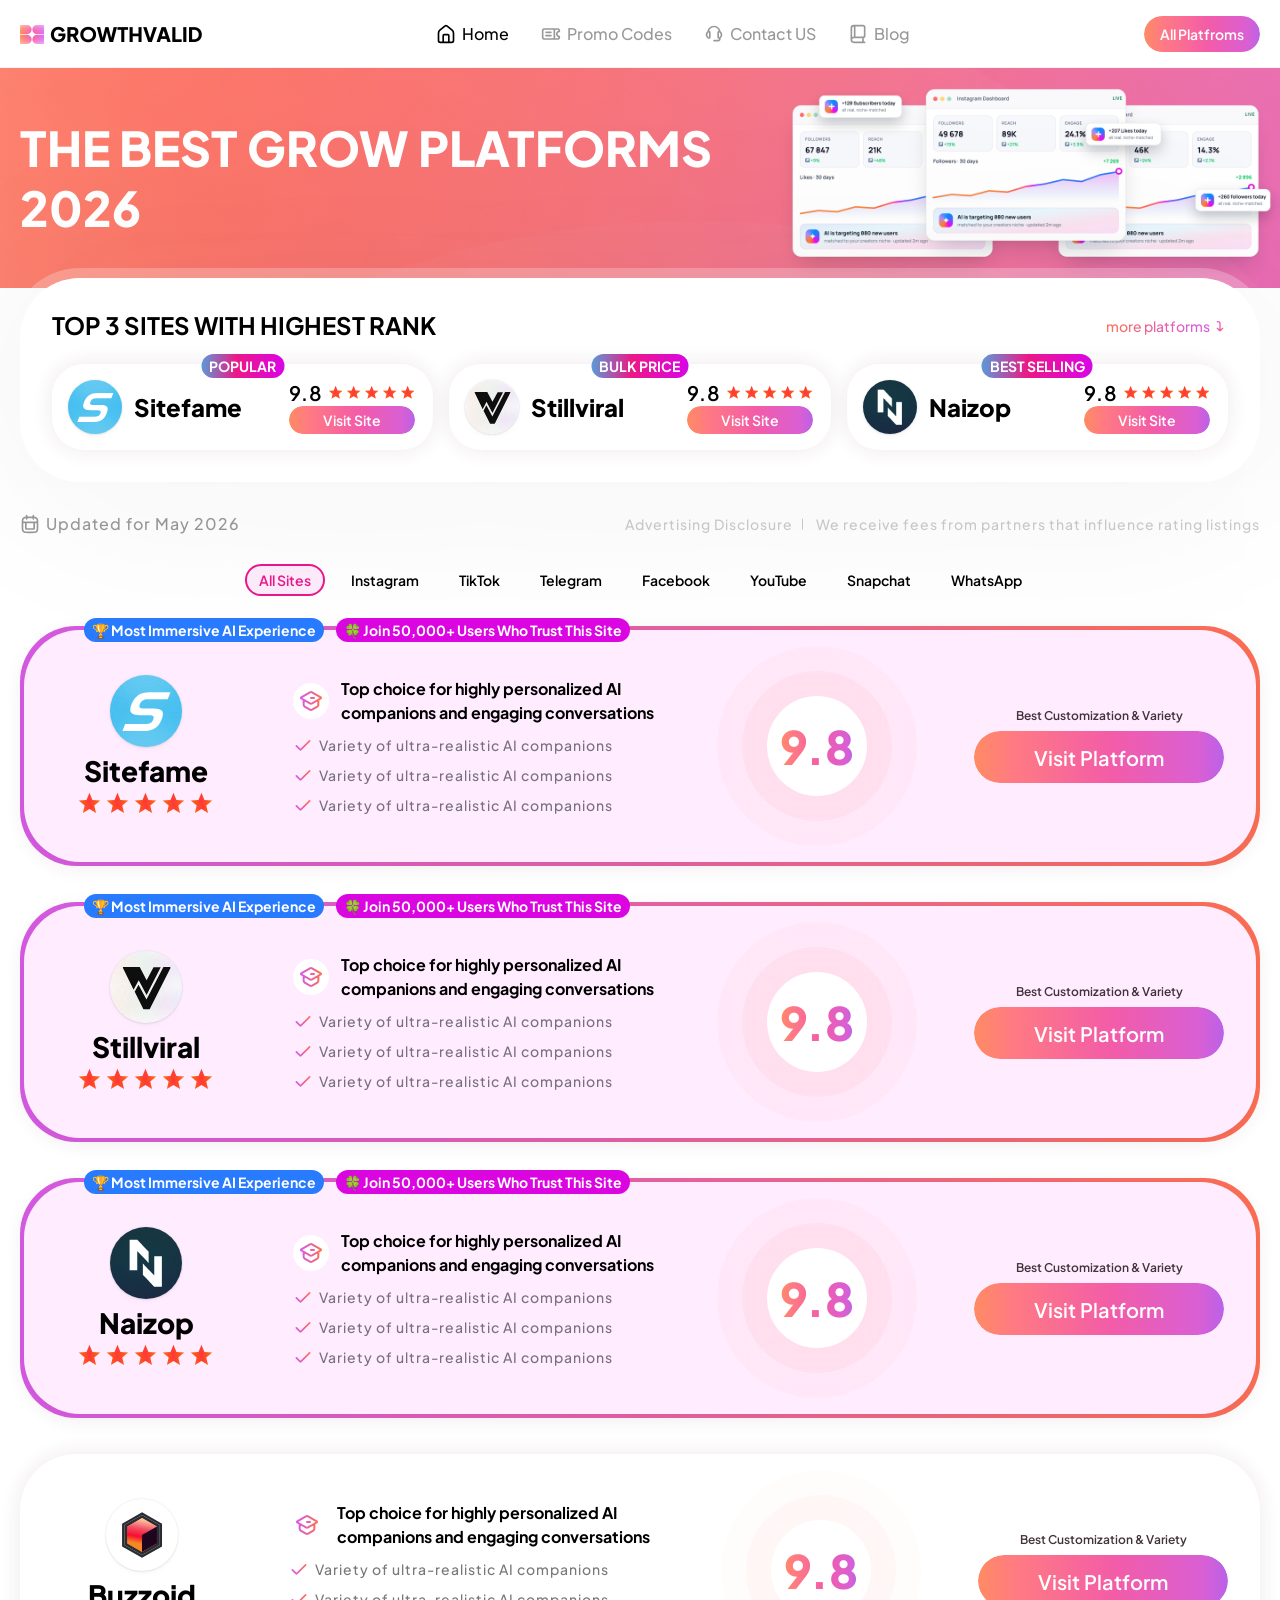
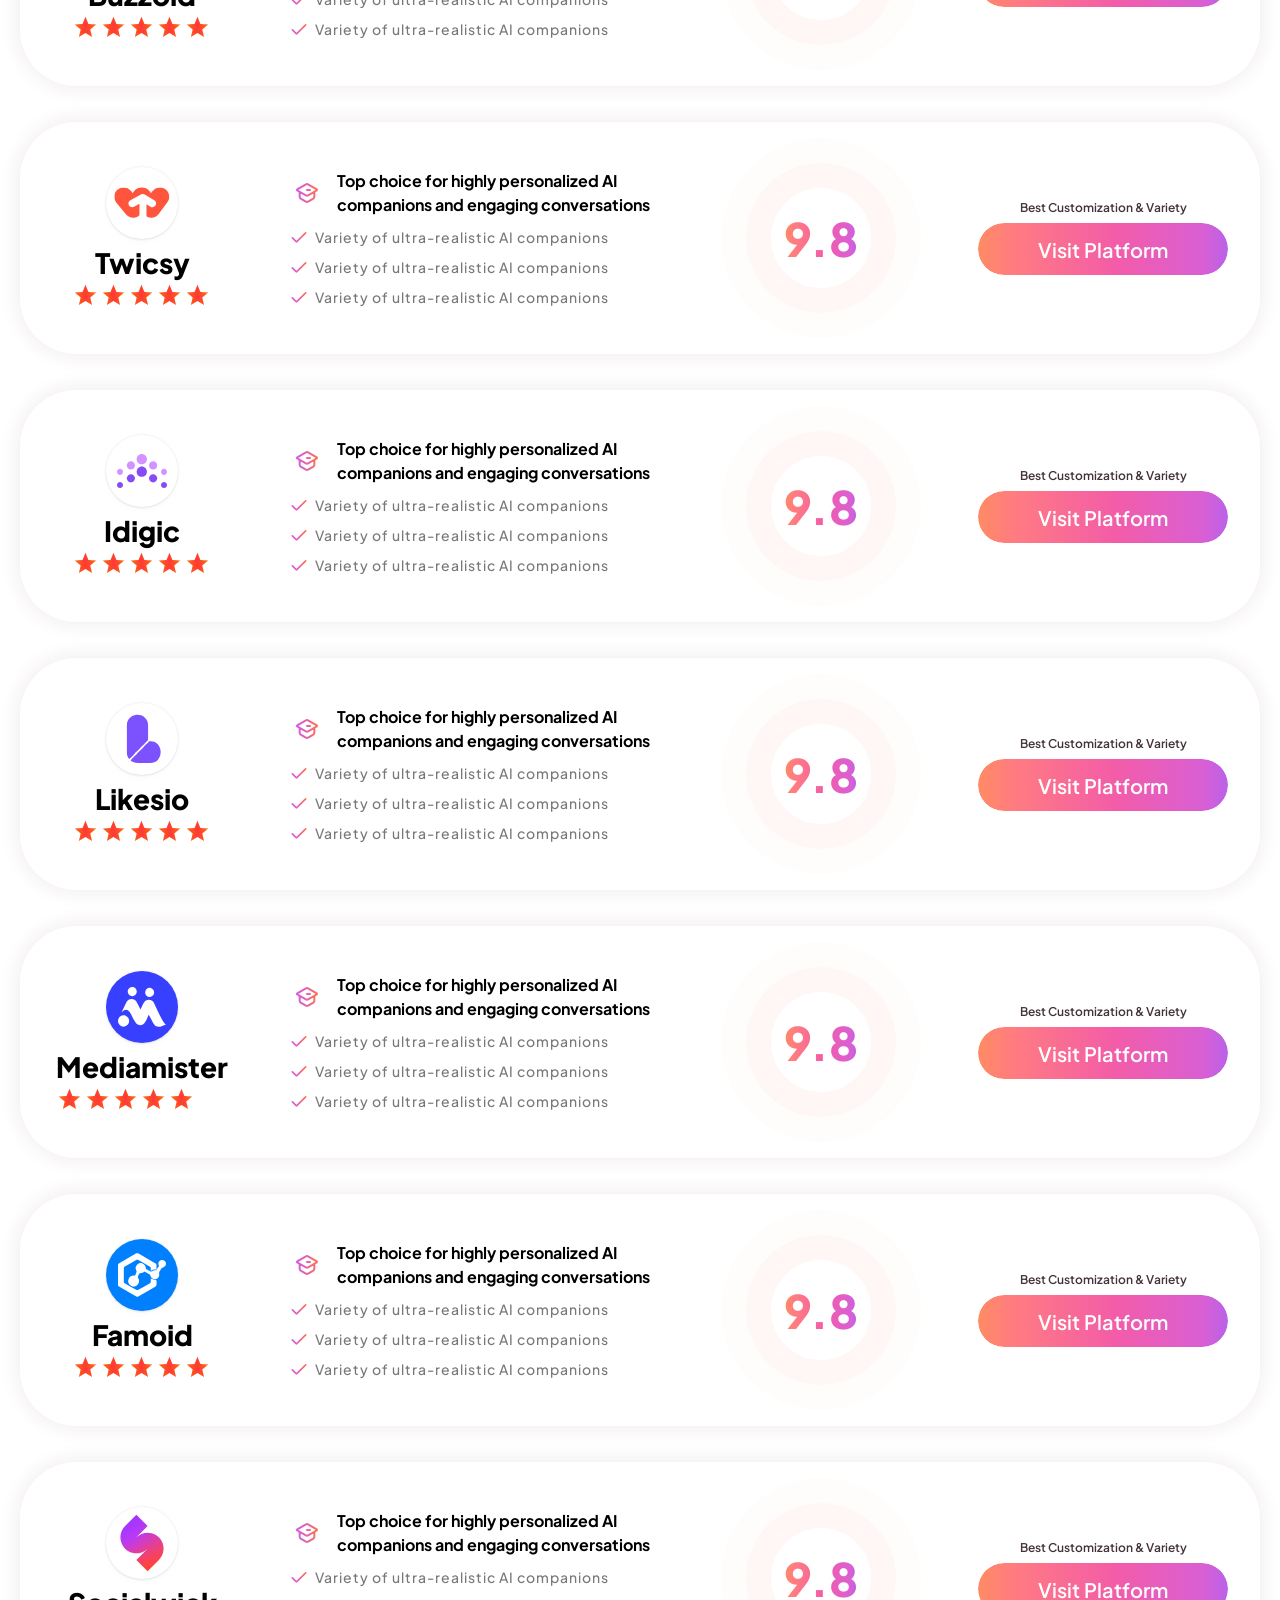
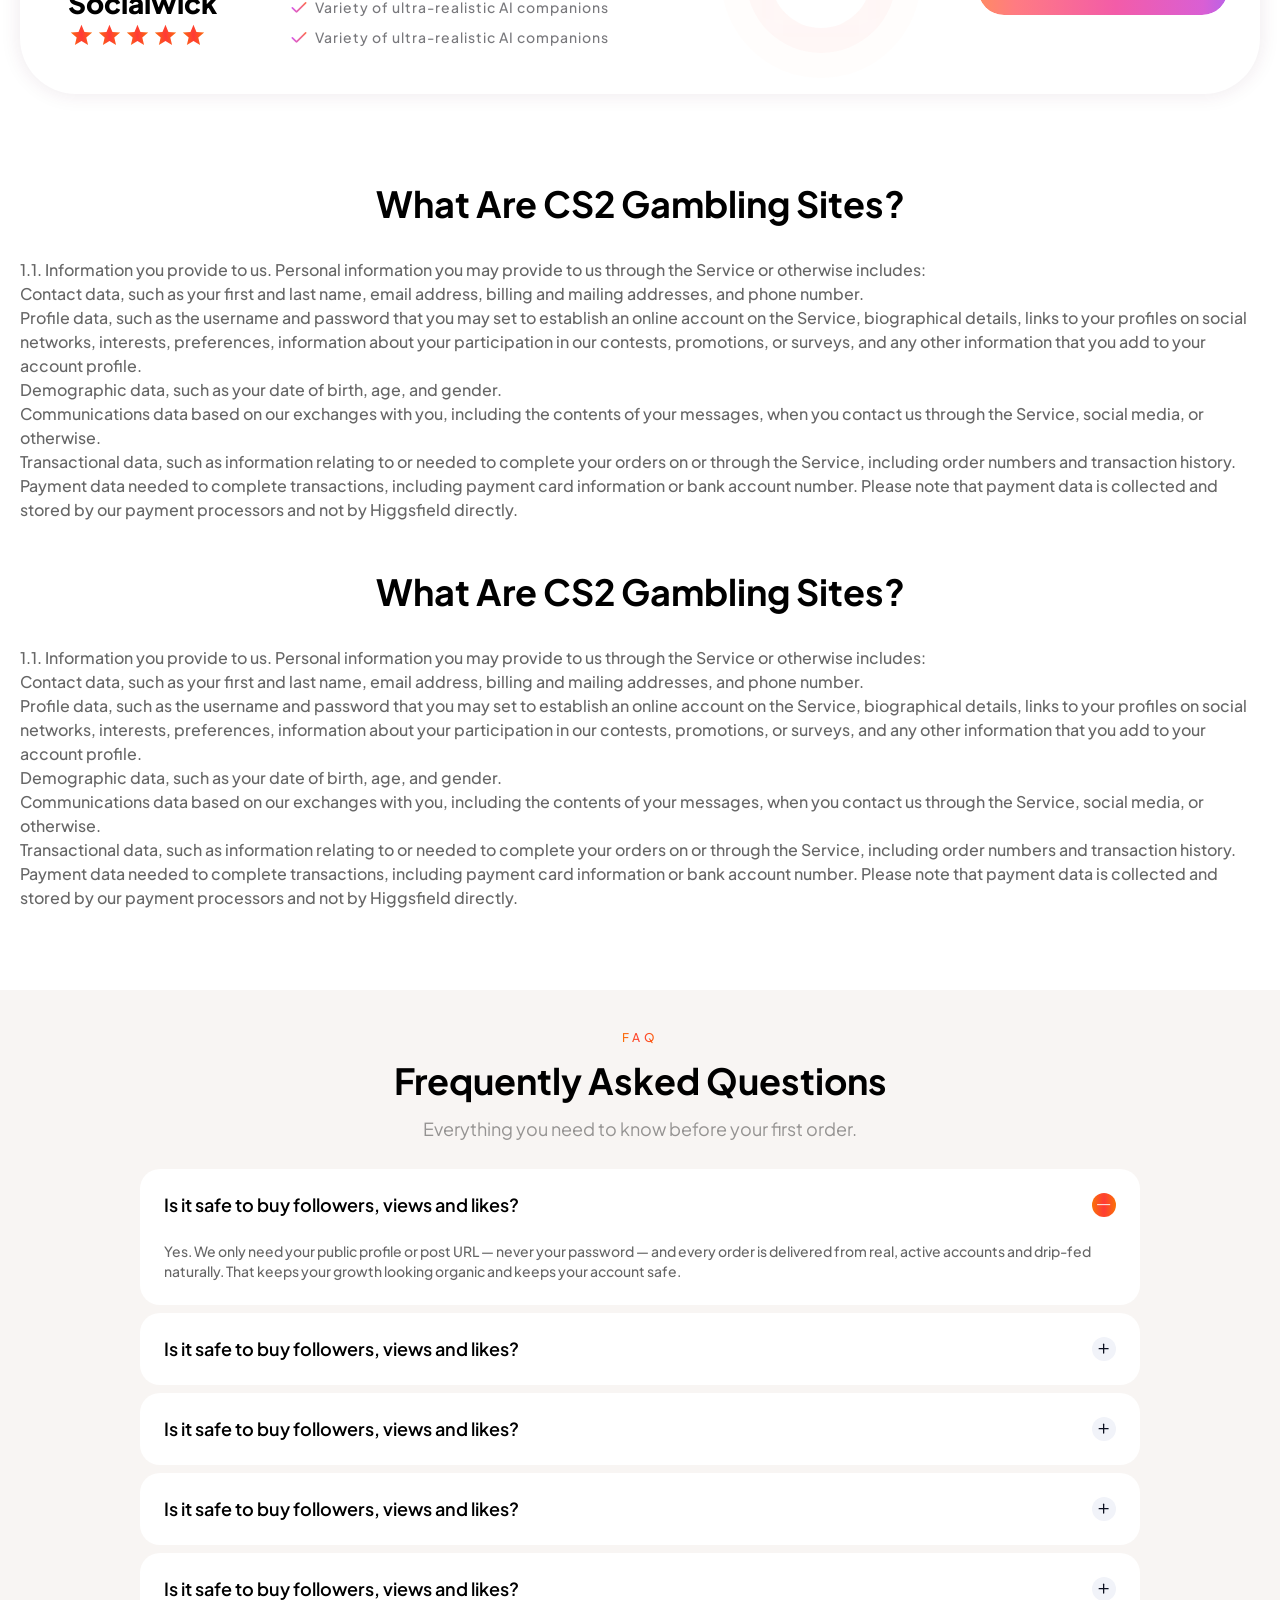
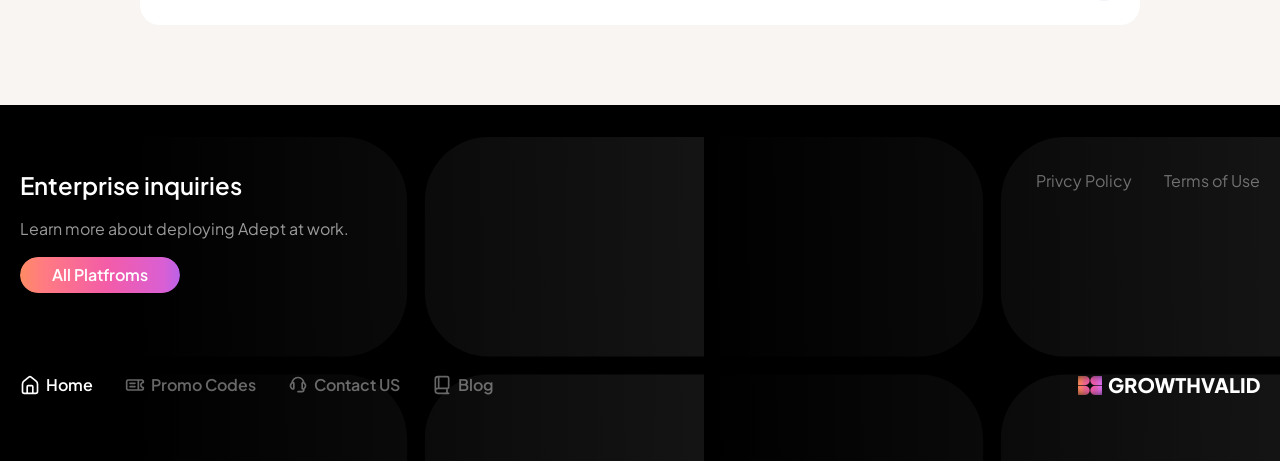
<file: index.html>
<!DOCTYPE html>
<html lang="en">

<head>
    <meta charset="UTF-8">
    <meta name="viewport" content="width=device-width, initial-scale=1.0">
    <title>Growthvalid</title>
    <link rel="preconnect" href="https://fonts.googleapis.com">
    <link rel="preconnect" href="https://fonts.gstatic.com" crossorigin>
    <link href="https://fonts.googleapis.com/css2?family=Plus+Jakarta+Sans:ital,wght@0,200..800;1,200..800&display=swap"
        rel="stylesheet">
    <link rel="stylesheet" href="assets/css/styles.css">
</head>

<body>
    <div class="wrap-site">
        <header class="site-header">
            <div class="container">
                <div class="wrap-header">
                    <div class="site-logo">
                        <a href="#"><img src="assets/images/Logo.png" alt="Logo"></a>
                    </div>
                    <div class="site-nav">
                        <ul>
                            <li class="current-menu-item">
                                <a href="index.html">
                                    <img src="assets/images/icon-home.svg" alt="">
                                    <span>Home</span>
                                </a>
                            </li>
                            <li>
                                <a href="promo-codes.html">
                                    <img src="assets/images/ticket.svg" alt="">
                                    <span>Promo Codes</span>
                                </a>
                            </li>
                            <li>
                                <a href="#">
                                    <img src="assets/images/headphones.svg" alt="">
                                    <span>Contact US</span>
                                </a>
                            </li>
                            <li>
                                <a href="#">
                                    <img src="assets/images/book.svg" alt="">
                                    <span>Blog</span>
                                </a>
                            </li>
                        </ul>
                    </div>
                    <div class="sth-right-header">
                        <a class="btn-default" href="#"><span>All Platfroms</span></a>
                        <div class="sth-btn-mobile">
                            <span></span>
                            <span></span>
                            <span></span>
                        </div>
                    </div>
                </div>
            </div>
            <div class="wrap-header-mobile">
                <div class="site-nav-mobile">
                    <ul>
                        <li class="current-menu-item">
                            <a href="index.html">
                                <img src="assets/images/icon-home.svg" alt="">
                                <span>Home</span>
                            </a>
                        </li>
                        <li>
                            <a href="promo-codes.html">
                                <img src="assets/images/ticket.svg" alt="">
                                <span>Promo Codes</span>
                            </a>
                        </li>
                        <li>
                            <a href="#">
                                <img src="assets/images/headphones.svg" alt="">
                                <span>Contact US</span>
                            </a>
                        </li>
                        <li>
                            <a href="#">
                                <img src="assets/images/book.svg" alt="">
                                <span>Blog</span>
                            </a>
                        </li>
                    </ul>
                </div>
                <div class="wrap-bottom-mobile">
                    <div class="menu-privacy">
                        <ul>
                            <li>
                                <a href="#">Privacy Policy</a>
                            </li>
                            <li>
                                <a href="#">Terms of Use</a>
                            </li>
                        </ul>
                    </div>
                    <div class="site-logo-mobile">
                        <img src="assets/images/Logo.png" alt="">
                    </div>
                </div>
            </div>
        </header>
    </div>

    <main id="main">
        <section class="home-hero">
            <div class="container">
                <h1 class="home-hero__heading">
                    The Best Grow Platforms 2026
                </h1>
                <div class="home-hero__image">
                    <img class="img-pc" src="assets/images/Platforms-Dashboard-Image.png" alt="">
                    <img class="img-mb" src="assets/images/Platforms-Dashboard-Image-Mobile.png" alt="">
                </div>
            </div>
        </section>
        <section class="top-sites-sec">
            <div class="container">
                <div class="top-sites__content">
                    <div class="top-sites__header">
                        <h2 class="top-sites__heading">TOP 3 SITES WITH HIGHEST RANK</h2>
                        <div class="on-pc">
                            <a href="#all-sites" class="top-sites__more-plaforms">
                                <span>more platforms</span>
                                <img src="assets/images/icon-down-left.svg" alt="">
                            </a>
                        </div>
                    </div>
                    <div class="top-sites__list">
                        <div class="item">
                            <div class="item-label">Popular</div>
                            <div class="item-inner">
                                <div class="item-left">
                                    <img src="assets/images/sitefame-logo.svg" alt="" class="item-img">
                                    <h3 class="item-title">
                                        sitefame
                                    </h3>
                                </div>
                                <div class="item-right">
                                    <div class="item-rating">
                                        <div class="rating-number">9.8</div>
                                        <div class="rating-stars">
                                            <img src="assets/images/star-icon.svg" alt="">
                                            <img src="assets/images/star-icon.svg" alt="">
                                            <img src="assets/images/star-icon.svg" alt="">
                                            <img src="assets/images/star-icon.svg" alt="">
                                            <img src="assets/images/star-icon.svg" alt="">
                                        </div>
                                    </div>
                                    <div class="on-pc">
                                        <a href="#" class="btn-default item-btn">
                                            <span>Visit Site</span>
                                        </a>
                                    </div>
                                </div>
                            </div>
                            <div class="on-mb">
                                <a href="#" class="btn-default item-btn">
                                    <span>Visit site</span>
                                </a>
                            </div>
                        </div>
                        <div class="item">
                            <div class="item-label">Bulk Price</div>
                            <div class="item-inner">
                                <div class="item-left">
                                    <img src="assets/images/Stillviral-logo.svg" alt="" class="item-img">
                                    <h3 class="item-title">
                                        Stillviral
                                    </h3>
                                </div>
                                <div class="item-right">
                                    <div class="item-rating">
                                        <div class="rating-number">9.8</div>
                                        <div class="rating-stars">
                                            <img src="assets/images/star-icon.svg" alt="">
                                            <img src="assets/images/star-icon.svg" alt="">
                                            <img src="assets/images/star-icon.svg" alt="">
                                            <img src="assets/images/star-icon.svg" alt="">
                                            <img src="assets/images/star-icon.svg" alt="">
                                        </div>
                                    </div>
                                    <div class="on-pc">
                                        <a href="#" class="btn-default item-btn">
                                            <span>Visit Site</span>
                                        </a>
                                    </div>
                                </div>
                            </div>
                            <div class="on-mb">
                                <a href="#" class="btn-default item-btn">
                                    <span>Visit site</span>
                                </a>
                            </div>
                        </div>
                        <div class="item">
                            <div class="item-label">Best Selling</div>
                            <div class="item-inner">
                                <div class="item-left">
                                    <img src="assets/images/naizop-logo.png" alt="" class="item-img">
                                    <h3 class="item-title">
                                        naizop
                                    </h3>
                                </div>
                                <div class="item-right">
                                    <div class="item-rating">
                                        <div class="rating-number">9.8</div>
                                        <div class="rating-stars">
                                            <img src="assets/images/star-icon.svg" alt="">
                                            <img src="assets/images/star-icon.svg" alt="">
                                            <img src="assets/images/star-icon.svg" alt="">
                                            <img src="assets/images/star-icon.svg" alt="">
                                            <img src="assets/images/star-icon.svg" alt="">
                                        </div>
                                    </div>
                                    <div class="on-pc">
                                        <a href="#" class="btn-default item-btn">
                                            <span>Visit Site</span>
                                        </a>
                                    </div>
                                </div>
                            </div>
                            <div class="on-mb">
                                <a href="#" class="btn-default item-btn">
                                    <span>Visit site</span>
                                </a>
                            </div>
                        </div>
                    </div>
                    <div class="on-mb top-sites__more-plaforms-mb">
                        <a href="#all-sites" class="top-sites__more-plaforms">
                            <span>more platforms</span>
                            <img src="assets/images/icon-down-left.svg" alt="">
                        </a>
                    </div>
                </div>

            </div>
        </section>
        <section id="all-sites" class="all-sites-sec">
            <div class="container">
                <div class="all-sites__header">
                    <div class="all-sites__updatetime">
                        <img src="assets/images/calendar.svg" alt="">
                        Updated for May 2026
                    </div>
                    <div class="all-sites__disclosure">
                        <p> <span>Advertising Disclosure</span>
                            <span>We receive fees from partners that influence rating listings</span>
                        </p>
                    </div>
                </div>
                <div class="all-sites-content">

                    <div class="all-sites-content__tabs">
                        <button class="active" data-tab="all">All Sites</button>
                        <button data-tab="instagram">Instagram</button>
                        <button data-tab="tiktok">TikTok</button>
                        <button data-tab="telegram">Telegram</button>
                        <button data-tab="facebook">Facebook</button>
                        <button data-tab="youtube">YouTube</button>
                        <button data-tab="snapchat">Snapchat</button>
                        <button data-tab="whatsapp">WhatsApp</button>
                    </div>

                    <div class="all-sites-content__list">

                        <article class="site-card site-card-highlight" data-category="all instagram">

                            <div class="site-card__inner">
                                <div class="site-card__badges">
                                    <span class="badge ">
                                        🏆 Most Immersive AI Experience
                                    </span>

                                    <span class="badge " style="background-color: #DB05E1;">
                                        🍀 Join 50,000+ Users Who Trust This Site
                                    </span>
                                </div>

                                <div class="site-card__logo">
                                    <img class="img-logo" src="assets/images/sitefame-logo.svg" alt="">
                                    <div class="logo-info">
                                        <h3 class="logo-name">Sitefame</h3>
                                        <div class="site-card__stars">
                                            <img src="assets/images/star-icon.svg" alt="">
                                            <img src="assets/images/star-icon.svg" alt="">
                                            <img src="assets/images/star-icon.svg" alt="">
                                            <img src="assets/images/star-icon.svg" alt="">
                                            <img src="assets/images/star-icon.svg" alt="">
                                        </div>
                                    </div>
                                    <div class="site-card__score site-card__score-mb">
                                        <span>9.8</span>
                                    </div>
                                </div>

                                <div class="site-card__content">

                                    <div class="site-card__title">
                                        <div class="icon">
                                            <img src="assets/images/academic-cap-icon.svg" alt="">
                                        </div>
                                        <h4 class="title">
                                            Top choice for highly personalized AI companions and engaging conversations
                                        </h4>
                                    </div>

                                    <ul class="site-card__features">
                                        <li>Variety of ultra-realistic AI companions</li>
                                        <li>Variety of ultra-realistic AI companions</li>
                                        <li>Variety of ultra-realistic AI companions</li>
                                    </ul>

                                </div>

                                <div class="site-card__score site-card__score-pc">
                                    <div class="score-circle score-circle--1">
                                        <div class="score-circle score-circle--2">
                                            <div class="score-circle score-circle--3">
                                                <span>9.8</span>
                                            </div>
                                        </div>
                                    </div>
                                </div>

                                <div class="site-card__action">

                                    <span class="site-card__label">
                                        Best Customization & Variety
                                    </span>

                                    <a href="#" class="btn-default site-card__button">
                                        <span>Visit Platform</span>
                                    </a>
                                </div>
                            </div>

                        </article>
                        <article class="site-card site-card-highlight" data-category="all tiktok">
                            <div class="site-card__inner">
                                <div class="site-card__badges">
                                    <span class="badge ">
                                        🏆 Most Immersive AI Experience
                                    </span>

                                    <span class="badge " style="background-color: #DB05E1;">
                                        🍀 Join 50,000+ Users Who Trust This Site
                                    </span>
                                </div>

                                <div class="site-card__logo">
                                    <img class="img-logo" src="assets/images/Stillviral-logo.svg" alt="">
                                    <div class="logo-info">
                                        <h3 class="logo-name">Stillviral</h3>
                                        <div class="site-card__stars">
                                            <img src="assets/images/star-icon.svg" alt="">
                                            <img src="assets/images/star-icon.svg" alt="">
                                            <img src="assets/images/star-icon.svg" alt="">
                                            <img src="assets/images/star-icon.svg" alt="">
                                            <img src="assets/images/star-icon.svg" alt="">
                                        </div>
                                    </div>
                                    <div class="site-card__score site-card__score-mb">
                                        <span>9.8</span>
                                    </div>
                                </div>

                                <div class="site-card__content">

                                    <div class="site-card__title">
                                        <div class="icon">
                                            <img src="assets/images/academic-cap-icon.svg" alt="">
                                        </div>
                                        <h4 class="title">
                                            Top choice for highly personalized AI companions and engaging conversations
                                        </h4>
                                    </div>

                                    <ul class="site-card__features">
                                        <li>Variety of ultra-realistic AI companions</li>
                                        <li>Variety of ultra-realistic AI companions</li>
                                        <li>Variety of ultra-realistic AI companions</li>
                                    </ul>

                                </div>

                                <div class="site-card__score site-card__score-pc">
                                    <div class="score-circle score-circle--1">
                                        <div class="score-circle score-circle--2">
                                            <div class="score-circle score-circle--3">
                                                <span>9.8</span>
                                            </div>
                                        </div>
                                    </div>
                                </div>

                                <div class="site-card__action">

                                    <span class="site-card__label">
                                        Best Customization & Variety
                                    </span>

                                    <a href="#" class="btn-default site-card__button">
                                        <span>Visit Platform</span>
                                    </a>
                                </div>
                            </div>

                        </article>
                        <article class="site-card site-card-highlight" data-category="all youtube whatsapp">
                            <div class="site-card__inner">
                                <div class="site-card__badges">
                                    <span class="badge ">
                                        🏆 Most Immersive AI Experience
                                    </span>

                                    <span class="badge " style="background-color: #DB05E1;">
                                        🍀 Join 50,000+ Users Who Trust This Site
                                    </span>
                                </div>

                                <div class="site-card__logo">
                                    <img class="img-logo" src="assets/images/naizop-logo.png" alt="">
                                    <div class="logo-info">
                                        <h3 class="logo-name">naizop</h3>
                                        <div class="site-card__stars">
                                            <img src="assets/images/star-icon.svg" alt="">
                                            <img src="assets/images/star-icon.svg" alt="">
                                            <img src="assets/images/star-icon.svg" alt="">
                                            <img src="assets/images/star-icon.svg" alt="">
                                            <img src="assets/images/star-icon.svg" alt="">
                                        </div>
                                    </div>
                                    <div class="site-card__score site-card__score-mb">
                                        <span>9.8</span>
                                    </div>
                                </div>

                                <div class="site-card__content">

                                    <div class="site-card__title">
                                        <div class="icon">
                                            <img src="assets/images/academic-cap-icon.svg" alt="">
                                        </div>
                                        <h4 class="title">
                                            Top choice for highly personalized AI companions and engaging conversations
                                        </h4>
                                    </div>

                                    <ul class="site-card__features">
                                        <li>Variety of ultra-realistic AI companions</li>
                                        <li>Variety of ultra-realistic AI companions</li>
                                        <li>Variety of ultra-realistic AI companions</li>
                                    </ul>

                                </div>

                                <div class="site-card__score site-card__score-pc">
                                    <div class="score-circle score-circle--1">
                                        <div class="score-circle score-circle--2">
                                            <div class="score-circle score-circle--3">
                                                <span>9.8</span>
                                            </div>
                                        </div>
                                    </div>
                                </div>

                                <div class="site-card__action">

                                    <span class="site-card__label">
                                        Best Customization & Variety
                                    </span>

                                    <a href="#" class="btn-default site-card__button">
                                        <span>Visit Platform</span>
                                    </a>
                                </div>
                            </div>

                        </article>
                        <article class="site-card " data-category="all instagram facebook">
                            <div class="site-card__inner">
                                <div class="site-card__logo">
                                    <img class="img-logo" src="assets/images/Buzzoid-logo.svg" alt="">
                                    <div class="logo-info">
                                        <h3 class="logo-name">Buzzoid</h3>
                                        <div class="site-card__stars">
                                            <img src="assets/images/star-icon.svg" alt="">
                                            <img src="assets/images/star-icon.svg" alt="">
                                            <img src="assets/images/star-icon.svg" alt="">
                                            <img src="assets/images/star-icon.svg" alt="">
                                            <img src="assets/images/star-icon.svg" alt="">
                                        </div>
                                    </div>
                                    <div class="site-card__score site-card__score-mb">
                                        <span>9.8</span>
                                    </div>
                                </div>

                                <div class="site-card__content">

                                    <div class="site-card__title">
                                        <div class="icon">
                                            <img src="assets/images/academic-cap-icon.svg" alt="">
                                        </div>
                                        <h4 class="title">
                                            Top choice for highly personalized AI companions and engaging conversations
                                        </h4>
                                    </div>

                                    <ul class="site-card__features">
                                        <li>Variety of ultra-realistic AI companions</li>
                                        <li>Variety of ultra-realistic AI companions</li>
                                        <li>Variety of ultra-realistic AI companions</li>
                                    </ul>

                                </div>

                                <div class="site-card__score site-card__score-pc">
                                    <div class="score-circle score-circle--1">
                                        <div class="score-circle score-circle--2">
                                            <div class="score-circle score-circle--3">
                                                <span>9.8</span>
                                            </div>
                                        </div>
                                    </div>
                                </div>

                                <div class="site-card__action">

                                    <span class="site-card__label">
                                        Best Customization & Variety
                                    </span>

                                    <a href="#" class="btn-default site-card__button">
                                        <span>Visit Platform</span>
                                    </a>
                                </div>
                            </div>

                        </article>
                        <article class="site-card " data-category="all snapchat facebook telegram">
                            <div class="site-card__inner">
                                <div class="site-card__logo">
                                    <img class="img-logo" src="assets/images/Twicsy-logo.svg" alt="">
                                    <div class="logo-info">
                                        <h3 class="logo-name">Twicsy</h3>
                                        <div class="site-card__stars">
                                            <img src="assets/images/star-icon.svg" alt="">
                                            <img src="assets/images/star-icon.svg" alt="">
                                            <img src="assets/images/star-icon.svg" alt="">
                                            <img src="assets/images/star-icon.svg" alt="">
                                            <img src="assets/images/star-icon.svg" alt="">
                                        </div>
                                    </div>
                                    <div class="site-card__score site-card__score-mb">
                                        <span>9.8</span>
                                    </div>
                                </div>

                                <div class="site-card__content">

                                    <div class="site-card__title">
                                        <div class="icon">
                                            <img src="assets/images/academic-cap-icon.svg" alt="">
                                        </div>
                                        <h4 class="title">
                                            Top choice for highly personalized AI companions and engaging conversations
                                        </h4>
                                    </div>

                                    <ul class="site-card__features">
                                        <li>Variety of ultra-realistic AI companions</li>
                                        <li>Variety of ultra-realistic AI companions</li>
                                        <li>Variety of ultra-realistic AI companions</li>
                                    </ul>

                                </div>

                                <div class="site-card__score site-card__score-pc">
                                    <div class="score-circle score-circle--1">
                                        <div class="score-circle score-circle--2">
                                            <div class="score-circle score-circle--3">
                                                <span>9.8</span>
                                            </div>
                                        </div>
                                    </div>
                                </div>

                                <div class="site-card__action">

                                    <span class="site-card__label">
                                        Best Customization & Variety
                                    </span>

                                    <a href="#" class="btn-default site-card__button">
                                        <span>Visit Platform</span>
                                    </a>
                                </div>
                            </div>

                        </article>
                        <article class="site-card " data-category="all youtube facebook telegram">
                            <div class="site-card__inner">
                                <div class="site-card__logo">
                                    <img class="img-logo" src="assets/images/Idigic-logo.svg" alt="">
                                    <div class="logo-info">
                                        <h3 class="logo-name">Idigic</h3>
                                        <div class="site-card__stars">
                                            <img src="assets/images/star-icon.svg" alt="">
                                            <img src="assets/images/star-icon.svg" alt="">
                                            <img src="assets/images/star-icon.svg" alt="">
                                            <img src="assets/images/star-icon.svg" alt="">
                                            <img src="assets/images/star-icon.svg" alt="">
                                        </div>
                                    </div>
                                    <div class="site-card__score site-card__score-mb">
                                        <span>9.8</span>
                                    </div>
                                </div>

                                <div class="site-card__content">

                                    <div class="site-card__title">
                                        <div class="icon">
                                            <img src="assets/images/academic-cap-icon.svg" alt="">
                                        </div>
                                        <h4 class="title">
                                            Top choice for highly personalized AI companions and engaging conversations
                                        </h4>
                                    </div>

                                    <ul class="site-card__features">
                                        <li>Variety of ultra-realistic AI companions</li>
                                        <li>Variety of ultra-realistic AI companions</li>
                                        <li>Variety of ultra-realistic AI companions</li>
                                    </ul>

                                </div>

                                <div class="site-card__score site-card__score-pc">
                                    <div class="score-circle score-circle--1">
                                        <div class="score-circle score-circle--2">
                                            <div class="score-circle score-circle--3">
                                                <span>9.8</span>
                                            </div>
                                        </div>
                                    </div>
                                </div>

                                <div class="site-card__action">

                                    <span class="site-card__label">
                                        Best Customization & Variety
                                    </span>

                                    <a href="#" class="btn-default site-card__button">
                                        <span>Visit Platform</span>
                                    </a>
                                </div>
                            </div>

                        </article>
                        <article class="site-card " data-category="all tiktok facebook telegram">
                            <div class="site-card__inner">
                                <div class="site-card__logo">
                                    <img class="img-logo" src="assets/images/Likesio-logo.svg" alt="">
                                    <div class="logo-info">
                                        <h3 class="logo-name">Likesio</h3>
                                        <div class="site-card__stars">
                                            <img src="assets/images/star-icon.svg" alt="">
                                            <img src="assets/images/star-icon.svg" alt="">
                                            <img src="assets/images/star-icon.svg" alt="">
                                            <img src="assets/images/star-icon.svg" alt="">
                                            <img src="assets/images/star-icon.svg" alt="">
                                        </div>
                                    </div>
                                    <div class="site-card__score site-card__score-mb">
                                        <span>9.8</span>
                                    </div>
                                </div>

                                <div class="site-card__content">

                                    <div class="site-card__title">
                                        <div class="icon">
                                            <img src="assets/images/academic-cap-icon.svg" alt="">
                                        </div>
                                        <h4 class="title">
                                            Top choice for highly personalized AI companions and engaging conversations
                                        </h4>
                                    </div>

                                    <ul class="site-card__features">
                                        <li>Variety of ultra-realistic AI companions</li>
                                        <li>Variety of ultra-realistic AI companions</li>
                                        <li>Variety of ultra-realistic AI companions</li>
                                    </ul>

                                </div>

                                <div class="site-card__score site-card__score-pc">
                                    <div class="score-circle score-circle--1">
                                        <div class="score-circle score-circle--2">
                                            <div class="score-circle score-circle--3">
                                                <span>9.8</span>
                                            </div>
                                        </div>
                                    </div>
                                </div>

                                <div class="site-card__action">

                                    <span class="site-card__label">
                                        Best Customization & Variety
                                    </span>

                                    <a href="#" class="btn-default site-card__button">
                                        <span>Visit Platform</span>
                                    </a>
                                </div>
                            </div>

                        </article>
                        <article class="site-card " data-category="all snapchat tiktok telegram">
                            <div class="site-card__inner">
                                <div class="site-card__logo">
                                    <img class="img-logo" src="assets/images/Mediamister-logo.svg" alt="">
                                    <div class="logo-info">
                                        <h3 class="logo-name">Mediamister</h3>
                                        <div class="site-card__stars">
                                            <img src="assets/images/star-icon.svg" alt="">
                                            <img src="assets/images/star-icon.svg" alt="">
                                            <img src="assets/images/star-icon.svg" alt="">
                                            <img src="assets/images/star-icon.svg" alt="">
                                            <img src="assets/images/star-icon.svg" alt="">
                                        </div>
                                    </div>
                                    <div class="site-card__score site-card__score-mb">
                                        <span>9.8</span>
                                    </div>
                                </div>

                                <div class="site-card__content">

                                    <div class="site-card__title">
                                        <div class="icon">
                                            <img src="assets/images/academic-cap-icon.svg" alt="">
                                        </div>
                                        <h4 class="title">
                                            Top choice for highly personalized AI companions and engaging conversations
                                        </h4>
                                    </div>

                                    <ul class="site-card__features">
                                        <li>Variety of ultra-realistic AI companions</li>
                                        <li>Variety of ultra-realistic AI companions</li>
                                        <li>Variety of ultra-realistic AI companions</li>
                                    </ul>

                                </div>

                                <div class="site-card__score site-card__score-pc">
                                    <div class="score-circle score-circle--1">
                                        <div class="score-circle score-circle--2">
                                            <div class="score-circle score-circle--3">
                                                <span>9.8</span>
                                            </div>
                                        </div>
                                    </div>
                                </div>

                                <div class="site-card__action">

                                    <span class="site-card__label">
                                        Best Customization & Variety
                                    </span>

                                    <a href="#" class="btn-default site-card__button">
                                        <span>Visit Platform</span>
                                    </a>
                                </div>
                            </div>

                        </article>
                        <article class="site-card " data-category="all facebook telegram">
                            <div class="site-card__inner">
                                <div class="site-card__logo">
                                    <img class="img-logo" src="assets/images/Famoid-logo.svg" alt="">
                                    <div class="logo-info">
                                        <h3 class="logo-name">Famoid</h3>
                                        <div class="site-card__stars">
                                            <img src="assets/images/star-icon.svg" alt="">
                                            <img src="assets/images/star-icon.svg" alt="">
                                            <img src="assets/images/star-icon.svg" alt="">
                                            <img src="assets/images/star-icon.svg" alt="">
                                            <img src="assets/images/star-icon.svg" alt="">
                                        </div>
                                    </div>
                                    <div class="site-card__score site-card__score-mb">
                                        <span>9.8</span>
                                    </div>
                                </div>

                                <div class="site-card__content">

                                    <div class="site-card__title">
                                        <div class="icon">
                                            <img src="assets/images/academic-cap-icon.svg" alt="">
                                        </div>
                                        <h4 class="title">
                                            Top choice for highly personalized AI companions and engaging conversations
                                        </h4>
                                    </div>

                                    <ul class="site-card__features">
                                        <li>Variety of ultra-realistic AI companions</li>
                                        <li>Variety of ultra-realistic AI companions</li>
                                        <li>Variety of ultra-realistic AI companions</li>
                                    </ul>

                                </div>

                                <div class="site-card__score site-card__score-pc">
                                    <div class="score-circle score-circle--1">
                                        <div class="score-circle score-circle--2">
                                            <div class="score-circle score-circle--3">
                                                <span>9.8</span>
                                            </div>
                                        </div>
                                    </div>
                                </div>

                                <div class="site-card__action">

                                    <span class="site-card__label">
                                        Best Customization & Variety
                                    </span>

                                    <a href="#" class="btn-default site-card__button">
                                        <span>Visit Platform</span>
                                    </a>
                                </div>
                            </div>

                        </article>
                        <article class="site-card " data-category="all telegram">
                            <div class="site-card__inner">
                                <div class="site-card__logo">
                                    <img class="img-logo" src="assets/images/Socialwick-logo.svg" alt="">
                                    <div class="logo-info">
                                        <h3 class="logo-name">Socialwick</h3>
                                        <div class="site-card__stars">
                                            <img src="assets/images/star-icon.svg" alt="">
                                            <img src="assets/images/star-icon.svg" alt="">
                                            <img src="assets/images/star-icon.svg" alt="">
                                            <img src="assets/images/star-icon.svg" alt="">
                                            <img src="assets/images/star-icon.svg" alt="">
                                        </div>
                                    </div>
                                    <div class="site-card__score site-card__score-mb">
                                        <span>9.8</span>
                                    </div>
                                </div>

                                <div class="site-card__content">

                                    <div class="site-card__title">
                                        <div class="icon">
                                            <img src="assets/images/academic-cap-icon.svg" alt="">
                                        </div>
                                        <h4 class="title">
                                            Top choice for highly personalized AI companions and engaging conversations
                                        </h4>
                                    </div>

                                    <ul class="site-card__features">
                                        <li>Variety of ultra-realistic AI companions</li>
                                        <li>Variety of ultra-realistic AI companions</li>
                                        <li>Variety of ultra-realistic AI companions</li>
                                    </ul>

                                </div>

                                <div class="site-card__score site-card__score-pc">
                                    <div class="score-circle score-circle--1">
                                        <div class="score-circle score-circle--2">
                                            <div class="score-circle score-circle--3">
                                                <span>9.8</span>
                                            </div>
                                        </div>
                                    </div>
                                </div>

                                <div class="site-card__action">

                                    <span class="site-card__label">
                                        Best Customization & Variety
                                    </span>

                                    <a href="#" class="btn-default site-card__button">
                                        <span>Visit Platform</span>
                                    </a>
                                </div>
                            </div>

                        </article>

                    </div>

                    </d>
                </div>
        </section>
        <section class="gambling-sites-overview-sec">
            <div class="container">
                <div class="overview-contents">
                    <div class="content">
                        <h3 class="title">What are CS2 Gambling Sites?</h3>
                        <div class="desc">
                            <p>1.1. Information you provide to us. Personal information you may provide to us through
                                the Service or otherwise includes:
                                <br />Contact data, such as your first and last name, email address, billing and mailing
                                addresses, and phone number.
                                <br />Profile data, such as the username and password that you may set to establish an
                                online
                                account on the Service, biographical details, links to your profiles on social networks,
                                interests, preferences, information about your participation in our contests,
                                promotions, or surveys, and any other information that you add to your account profile.
                                <br />Demographic data, such as your date of birth, age, and gender.
                                <br />Communications data based on our exchanges with you, including the contents of
                                your
                                messages, when you contact us through the Service, social media, or otherwise.
                                <br />Transactional data, such as information relating to or needed to complete your
                                orders on
                                or through the Service, including order numbers and transaction history.
                                <br />Payment data needed to complete transactions, including payment card information
                                or bank
                                account number. Please note that payment data is collected and stored by our payment
                                processors and not by Higgsfield directly.
                            </p>
                        </div>
                    </div>
                    <div class="content">
                        <h3 class="title">What are CS2 Gambling Sites?</h3>
                        <div class="desc">
                            <p>1.1. Information you provide to us. Personal information you may provide to us through
                                the Service or otherwise includes:
                                <br />Contact data, such as your first and last name, email address, billing and mailing
                                addresses, and phone number.
                                <br />Profile data, such as the username and password that you may set to establish an
                                online
                                account on the Service, biographical details, links to your profiles on social networks,
                                interests, preferences, information about your participation in our contests,
                                promotions, or surveys, and any other information that you add to your account profile.
                                <br />Demographic data, such as your date of birth, age, and gender.
                                <br />Communications data based on our exchanges with you, including the contents of
                                your
                                messages, when you contact us through the Service, social media, or otherwise.
                                <br />Transactional data, such as information relating to or needed to complete your
                                orders on
                                or through the Service, including order numbers and transaction history.
                                <br />Payment data needed to complete transactions, including payment card information
                                or bank
                                account number. Please note that payment data is collected and stored by our payment
                                processors and not by Higgsfield directly.
                            </p>
                        </div>
                    </div>
                </div>
            </div>
        </section>
        <section class="faq-section">
            <div class="container">
                <div class="faq-header">
                    <div class="faq-subheading">
                        FAQ
                    </div>
                    <h2 class="faq-heading">
                        Frequently asked questions
                    </h2>
                    <p class="faq-desc">
                        Everything you need to know before your first order.
                    </p>
                </div>
                <div class="faq-list">

                    <div class="faq-item ">
                        <div class="faq-question">

                            <h3 class="faq-title">
                                Is it safe to buy followers, views and likes?
                            </h3>
                            <div class="faq-toggle">
                                <img class="faq-open" src="assets/images/plus-icon.svg" alt="">
                                <img class="faq-close" src="assets/images/minus-icon.svg" alt="">
                            </div>

                        </div>

                        <div class="faq-answer">
                            <p>
                                Yes. We only need your public profile or post URL — never your password — and every
                                order is
                                delivered from real, active accounts and drip-fed naturally. That keeps your growth
                                looking
                                organic and keeps your account safe.
                            </p>
                        </div>
                    </div>
                    <div class="faq-item ">
                        <div class="faq-question">

                            <h3 class="faq-title">
                                Is it safe to buy followers, views and likes?
                            </h3>
                            <div class="faq-toggle">
                                <img class="faq-open" src="assets/images/plus-icon.svg" alt="">
                                <img class="faq-close" src="assets/images/minus-icon.svg" alt="">
                            </div>

                        </div>

                        <div class="faq-answer">
                            <p>
                                Yes. We only need your public profile or post URL — never your password — and every
                                order is
                                delivered from real, active accounts and drip-fed naturally. That keeps your growth
                                looking
                                organic and keeps your account safe.
                            </p>
                        </div>
                    </div>
                    <div class="faq-item ">
                        <div class="faq-question">

                            <h3 class="faq-title">
                                Is it safe to buy followers, views and likes?
                            </h3>
                            <div class="faq-toggle">
                                <img class="faq-open" src="assets/images/plus-icon.svg" alt="">
                                <img class="faq-close" src="assets/images/minus-icon.svg" alt="">
                            </div>

                        </div>

                        <div class="faq-answer">
                            <p>
                                Yes. We only need your public profile or post URL — never your password — and every
                                order is
                                delivered from real, active accounts and drip-fed naturally. That keeps your growth
                                looking
                                organic and keeps your account safe.
                            </p>
                        </div>
                    </div>
                    <div class="faq-item ">
                        <div class="faq-question">

                            <h3 class="faq-title">
                                Is it safe to buy followers, views and likes?
                            </h3>
                            <div class="faq-toggle">
                                <img class="faq-open" src="assets/images/plus-icon.svg" alt="">
                                <img class="faq-close" src="assets/images/minus-icon.svg" alt="">
                            </div>

                        </div>

                        <div class="faq-answer">
                            <p>
                                Yes. We only need your public profile or post URL — never your password — and every
                                order is
                                delivered from real, active accounts and drip-fed naturally. That keeps your growth
                                looking
                                organic and keeps your account safe.
                            </p>
                        </div>
                    </div>
                    <div class="faq-item ">
                        <div class="faq-question">

                            <h3 class="faq-title">
                                Is it safe to buy followers, views and likes?
                            </h3>
                            <div class="faq-toggle">
                                <img class="faq-open" src="assets/images/plus-icon.svg" alt="">
                                <img class="faq-close" src="assets/images/minus-icon.svg" alt="">
                            </div>

                        </div>

                        <div class="faq-answer">
                            <p>
                                Yes. We only need your public profile or post URL — never your password — and every
                                order is
                                delivered from real, active accounts and drip-fed naturally. That keeps your growth
                                looking
                                organic and keeps your account safe.
                            </p>
                        </div>
                    </div>

                </div>
            </div>
        </section>
    </main>
    <footer class="footer-site">
        <div class="footer-inner">
            <div class="footer-deco">
                <img src="assets/images/footer-image.svg" alt="" class="img-1 on-pc">
                <img src="assets/images/footer-image.svg" alt="" class="img-2 on-pc">
                <img src="assets/images/footer-deco-mb.svg" alt="" class="img-3 on-mb">
            </div>
            <div class="container">
                <div class="footer-content">
                    <div class="footer-left">
                        <div class="footer-left__top">
                            <div class="footer-title">Enterprise inquiries</div>
                            <p class="footer-desc">Learn more about deploying Adept at work.</p>
                            <a href="#" class="btn-default footer-btn"><span>All Platfroms</span></a>
                        </div>
                        <div class="footer-left__bottom">
                            <div class="footer-menus">
                                <ul>
                                    <li class="current-menu-item">
                                        <a href="index.html">
                                            <img src="assets/images/icon-home-white.svg" alt="">
                                            <span>Home</span>
                                        </a>
                                    </li>
                                    <li>
                                        <a href="promo-codes.html">
                                            <img src="assets/images/ticket-white.svg" alt="">
                                            <span>Promo Codes</span>
                                        </a>
                                    </li>
                                    <li>
                                        <a href="#">
                                            <img src="assets/images/headphones-white.svg" alt="">
                                            <span>Contact US</span>
                                        </a>
                                    </li>
                                    <li>
                                        <a href="#">
                                            <img src="assets/images/book-white.svg" alt="">
                                            <span>Blog</span>
                                        </a>
                                    </li>
                                </ul>
                            </div>
                        </div>
                    </div>
                    <div class="footer-right">
                        <div class="footer-links">
                            <ul>
                                <li>
                                    <a href="#">Privcy Policy</a>
                                </li>
                                <li>
                                    <a href="#">Terms of Use</a>
                                </li>
                            </ul>
                        </div>
                        <a href="#" class="footer-logo">
                            <img src="assets/images/logo-white.png" alt="">
                        </a>
                    </div>
                </div>
            </div>
        </div>
    </footer>

    <script src="assets/js/jquery-3.7.1.min.js"></script>
    <script src="assets/js/main.js"></script>
</body>

</html>
</file>
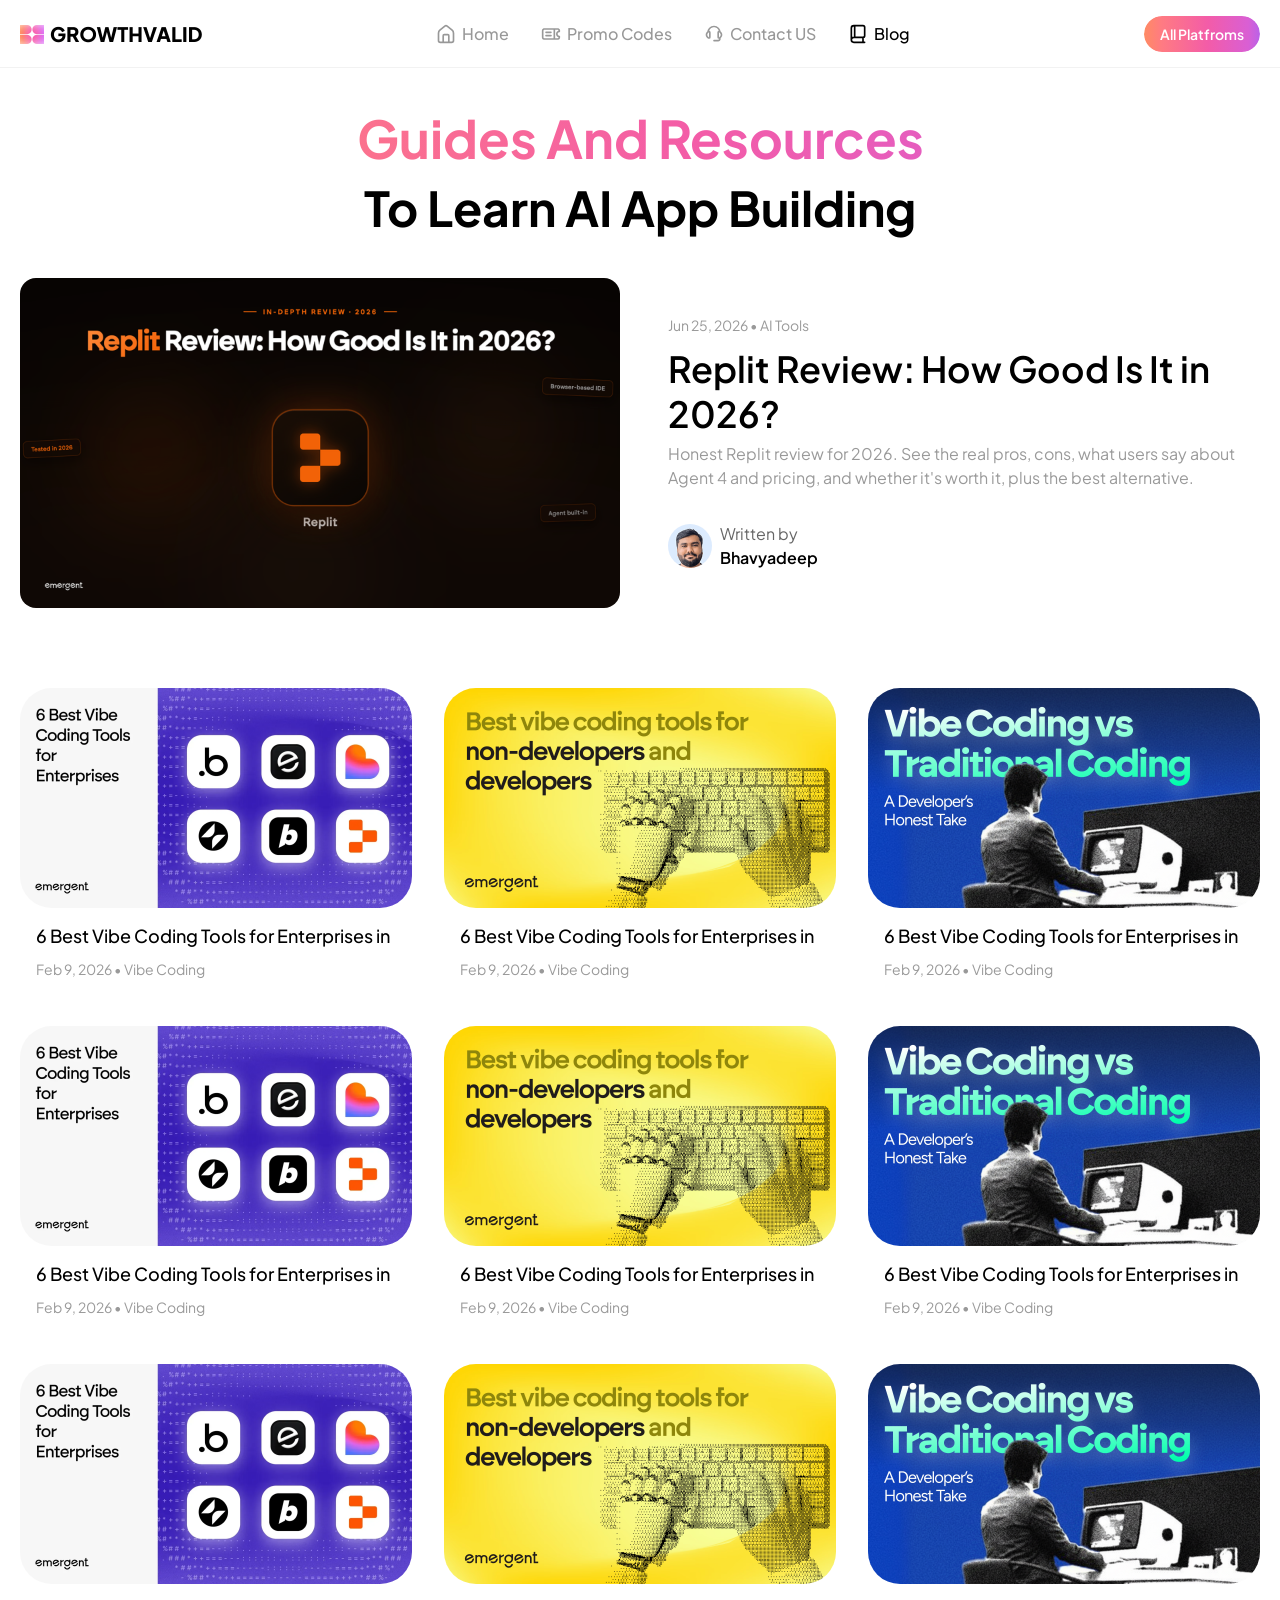
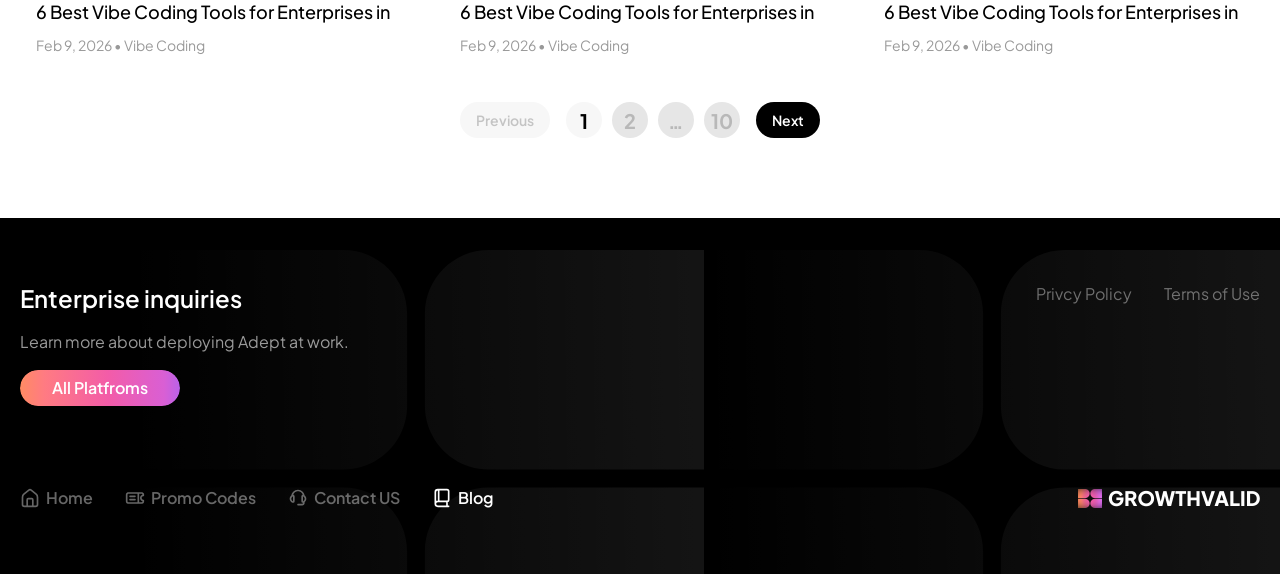
<file: blog.html>
<!DOCTYPE html>
<html lang="en">

<head>
    <meta charset="UTF-8">
    <meta name="viewport" content="width=device-width, initial-scale=1.0">
    <title>Blog | Growthvalid</title>
    <link rel="preconnect" href="https://fonts.googleapis.com">
    <link rel="preconnect" href="https://fonts.gstatic.com" crossorigin>
    <link href="https://fonts.googleapis.com/css2?family=Plus+Jakarta+Sans:ital,wght@0,200..800;1,200..800&display=swap"
        rel="stylesheet">
    <link rel="stylesheet" href="assets/css/styles.css">
</head>

<body>
    <div class="wrap-site">
        <header class="site-header">
            <div class="container">
                <div class="wrap-header">
                    <div class="site-logo">
                        <a href="index.html"><img src="assets/images/Logo.png" alt="Logo"></a>
                    </div>
                    <div class="site-nav">
                        <ul>
                            <li>
                                <a href="index.html">
                                    <img src="assets/images/icon-home.svg" alt="">
                                    <span>Home</span>
                                </a>
                            </li>
                            <li>
                                <a href="promo-codes.html">
                                    <img src="assets/images/ticket.svg" alt="">
                                    <span>Promo Codes</span>
                                </a>
                            </li>
                            <li>
                                <a href="#">
                                    <img src="assets/images/headphones.svg" alt="">
                                    <span>Contact US</span>
                                </a>
                            </li>
                            <li class="current-menu-item">
                                <a href="blog.html">
                                    <img src="assets/images/book.svg" alt="">
                                    <span>Blog</span>
                                </a>
                            </li>
                        </ul>
                    </div>
                    <div class="sth-right-header">
                        <a class="btn-default" href="#"><span>All Platfroms</span></a>
                        <div class="sth-btn-mobile">
                            <span></span>
                            <span></span>
                            <span></span>
                        </div>
                    </div>
                </div>
            </div>
            <div class="wrap-header-mobile">
                <div class="site-nav-mobile">
                    <ul>
                        <li>
                            <a href="index.html">
                                <img src="assets/images/icon-home.svg" alt="">
                                <span>Home</span>
                            </a>
                        </li>
                        <li>
                            <a href="promo-codes.html">
                                <img src="assets/images/ticket.svg" alt="">
                                <span>Promo Codes</span>
                            </a>
                        </li>
                        <li>
                            <a href="#">
                                <img src="assets/images/headphones.svg" alt="">
                                <span>Contact US</span>
                            </a>
                        </li>
                        <li class="current-menu-item">
                            <a href="blog.html">
                                <img src="assets/images/book.svg" alt="">
                                <span>Blog</span>
                            </a>
                        </li>
                    </ul>
                </div>
                <div class="wrap-bottom-mobile">
                    <div class="menu-privacy">
                        <ul>
                            <li>
                                <a href="#">Privacy Policy</a>
                            </li>
                            <li>
                                <a href="#">Terms of Use</a>
                            </li>
                        </ul>
                    </div>
                    <div class="site-logo-mobile">
                        <img src="assets/images/Logo.png" alt="">
                    </div>
                </div>
            </div>
        </header>
    </div>

    <main id="main">
        <section class="blog-hero">
            <div class="container">
                <div class="blog-hero__header">
                    <h1 class="blog-hero__heading">
                        <span>Guides and Resources</span>
                        To Learn AI App Building
                    </h1>
                </div>
                <div class="blog-hero__featured">
                    <div class="left">
                        <a href="single.html" class="blog-img">
                            <img src="assets/images/blog-1.png" alt="">
                        </a>
                    </div>
                    <div class="right">
                        <div class="blog-content">
                            <div class="blog-infos">
                                <span>Jun 25, 2026</span>
                                <span>•</span>
                                <span>AI Tools</span>
                            </div>
                            <h2 class="blog-title">
                                <a href="single.html">Replit Review: How Good Is It in 2026?</a>
                            </h2>
                            <div class="blog-excerpt">
                                Honest Replit review for 2026. See the real pros, cons, what users say about Agent 4 and
                                pricing, and whether it's worth it, plus the best alternative.
                            </div>
                            <div class="blog-author">
                                <img src="assets/images/author-img.png" alt="">
                                <div class="blog-author__info">
                                    <span>Written by</span>
                                    <p>Bhavyadeep</p>
                                </div>
                            </div>
                        </div>
                    </div>
                </div>

            </div>
        </section>
        <section class="blog-list-sec">
            <div class="container">
                <div class="blog-list-wrap">
                    <div class="blog-list">
                        <article class="blog-item">
                            <a href="#" class="item-img">
                                <img src="assets/images/blog-2.png" alt="">
                            </a>
                            <div class="item-content">
                                <h3 class="item-title">
                                    <a href="#">6 Best Vibe Coding Tools for Enterprises in </a>
                                </h3>
                                <div class="item-infos">
                                    <span class="item-date">Feb 9, 2026</span>
                                    <span>•</span>
                                    <span class="item-cate">Vibe Coding</span>
                                </div>
                            </div>

                        </article>
                        <article class="blog-item">
                            <a href="#" class="item-img">
                                <img src="assets/images/blog-3.png" alt="">
                            </a>
                            <div class="item-content">
                                <h3 class="item-title">
                                    <a href="#">6 Best Vibe Coding Tools for Enterprises in </a>
                                </h3>
                                <div class="item-infos">
                                    <span class="item-date">Feb 9, 2026</span>
                                    <span>•</span>
                                    <span class="item-cate">Vibe Coding</span>
                                </div>
                            </div>

                        </article>
                        <article class="blog-item">
                            <a href="#" class="item-img">
                                <img src="assets/images/blog-4.png" alt="">
                            </a>
                            <div class="item-content">
                                <h3 class="item-title">
                                    <a href="#">6 Best Vibe Coding Tools for Enterprises in </a>
                                </h3>
                                <div class="item-infos">
                                    <span class="item-date">Feb 9, 2026</span>
                                    <span>•</span>
                                    <span class="item-cate">Vibe Coding</span>
                                </div>
                            </div>

                        </article>
                        <article class="blog-item">
                            <a href="#" class="item-img">
                                <img src="assets/images/blog-2.png" alt="">
                            </a>
                            <div class="item-content">
                                <h3 class="item-title">
                                    <a href="#">6 Best Vibe Coding Tools for Enterprises in </a>
                                </h3>
                                <div class="item-infos">
                                    <span class="item-date">Feb 9, 2026</span>
                                    <span>•</span>
                                    <span class="item-cate">Vibe Coding</span>
                                </div>
                            </div>

                        </article>
                        <article class="blog-item">
                            <a href="#" class="item-img">
                                <img src="assets/images/blog-3.png" alt="">
                            </a>
                            <div class="item-content">
                                <h3 class="item-title">
                                    <a href="#">6 Best Vibe Coding Tools for Enterprises in </a>
                                </h3>
                                <div class="item-infos">
                                    <span class="item-date">Feb 9, 2026</span>
                                    <span>•</span>
                                    <span class="item-cate">Vibe Coding</span>
                                </div>
                            </div>

                        </article>
                        <article class="blog-item">
                            <a href="#" class="item-img">
                                <img src="assets/images/blog-4.png" alt="">
                            </a>
                            <div class="item-content">
                                <h3 class="item-title">
                                    <a href="#">6 Best Vibe Coding Tools for Enterprises in </a>
                                </h3>
                                <div class="item-infos">
                                    <span class="item-date">Feb 9, 2026</span>
                                    <span>•</span>
                                    <span class="item-cate">Vibe Coding</span>
                                </div>
                            </div>

                        </article>
                        <article class="blog-item">
                            <a href="#" class="item-img">
                                <img src="assets/images/blog-2.png" alt="">
                            </a>
                            <div class="item-content">
                                <h3 class="item-title">
                                    <a href="#">6 Best Vibe Coding Tools for Enterprises in </a>
                                </h3>
                                <div class="item-infos">
                                    <span class="item-date">Feb 9, 2026</span>
                                    <span>•</span>
                                    <span class="item-cate">Vibe Coding</span>
                                </div>
                            </div>

                        </article>
                        <article class="blog-item">
                            <a href="#" class="item-img">
                                <img src="assets/images/blog-3.png" alt="">
                            </a>
                            <div class="item-content">
                                <h3 class="item-title">
                                    <a href="#">6 Best Vibe Coding Tools for Enterprises in </a>
                                </h3>
                                <div class="item-infos">
                                    <span class="item-date">Feb 9, 2026</span>
                                    <span>•</span>
                                    <span class="item-cate">Vibe Coding</span>
                                </div>
                            </div>

                        </article>
                        <article class="blog-item">
                            <a href="#" class="item-img">
                                <img src="assets/images/blog-4.png" alt="">
                            </a>
                            <div class="item-content">
                                <h3 class="item-title">
                                    <a href="#">6 Best Vibe Coding Tools for Enterprises in </a>
                                </h3>
                                <div class="item-infos">
                                    <span class="item-date">Feb 9, 2026</span>
                                    <span>•</span>
                                    <span class="item-cate">Vibe Coding</span>
                                </div>
                            </div>

                        </article>
                    </div>
                    <nav class="blog-pagination" aria-label="Pagination">
                        <ul class="page-numbers">
                            <li>
                                <a class="prev page-numbers disabled" href="#">Previous</a>
                            </li>

                            <li>
                                <span class="page-numbers current">1</span>
                            </li>

                            <li>
                                <a class="page-numbers" href="#">2</a>
                            </li>

                            <li>
                                <span class="page-numbers dots">…</span>
                            </li>

                            <li>
                                <a class="page-numbers" href="#">10</a>
                            </li>

                            <li>
                                <a class="next page-numbers" href="#">Next</a>
                            </li>
                        </ul>
                    </nav>
                </div>
            </div>
        </section>



    </main>
    <footer class="footer-site">
        <div class="footer-inner">
            <div class="footer-deco">
                <img src="assets/images/footer-image.svg" alt="" class="img-1 on-pc">
                <img src="assets/images/footer-image.svg" alt="" class="img-2 on-pc">
                <img src="assets/images/footer-deco-mb.svg" alt="" class="img-3 on-mb">
            </div>
            <div class="container">
                <div class="footer-content">
                    <div class="footer-left">
                        <div class="footer-left__top">
                            <div class="footer-title">Enterprise inquiries</div>
                            <p class="footer-desc">Learn more about deploying Adept at work.</p>
                            <a href="#" class="btn-default footer-btn"><span>All Platfroms</span></a>
                        </div>
                        <div class="footer-left__bottom">
                            <div class="footer-menus">
                                <ul>
                                    <li>
                                        <a href="index.html">
                                            <img src="assets/images/icon-home-white.svg" alt="">
                                            <span>Home</span>
                                        </a>
                                    </li>
                                    <li>
                                        <a href="promo-codes.html">
                                            <img src="assets/images/ticket-white.svg" alt="">
                                            <span>Promo Codes</span>
                                        </a>
                                    </li>
                                    <li>
                                        <a href="#">
                                            <img src="assets/images/headphones-white.svg" alt="">
                                            <span>Contact US</span>
                                        </a>
                                    </li>
                                    <li class="current-menu-item">
                                        <a href="#">
                                            <img src="assets/images/book-white.svg" alt="">
                                            <span>Blog</span>
                                        </a>
                                    </li>
                                </ul>
                            </div>
                        </div>
                    </div>
                    <div class="footer-right">
                        <div class="footer-links">
                            <ul>
                                <li>
                                    <a href="#">Privcy Policy</a>
                                </li>
                                <li>
                                    <a href="#">Terms of Use</a>
                                </li>
                            </ul>
                        </div>
                        <a href="index.html" class="footer-logo">
                            <img src="assets/images/logo-white.png" alt="">
                        </a>
                    </div>
                </div>
            </div>
        </div>
    </footer>

    <script src="assets/js/jquery-3.7.1.min.js"></script>
    <script src="assets/js/main.js"></script>
</body>

</html>
</file>
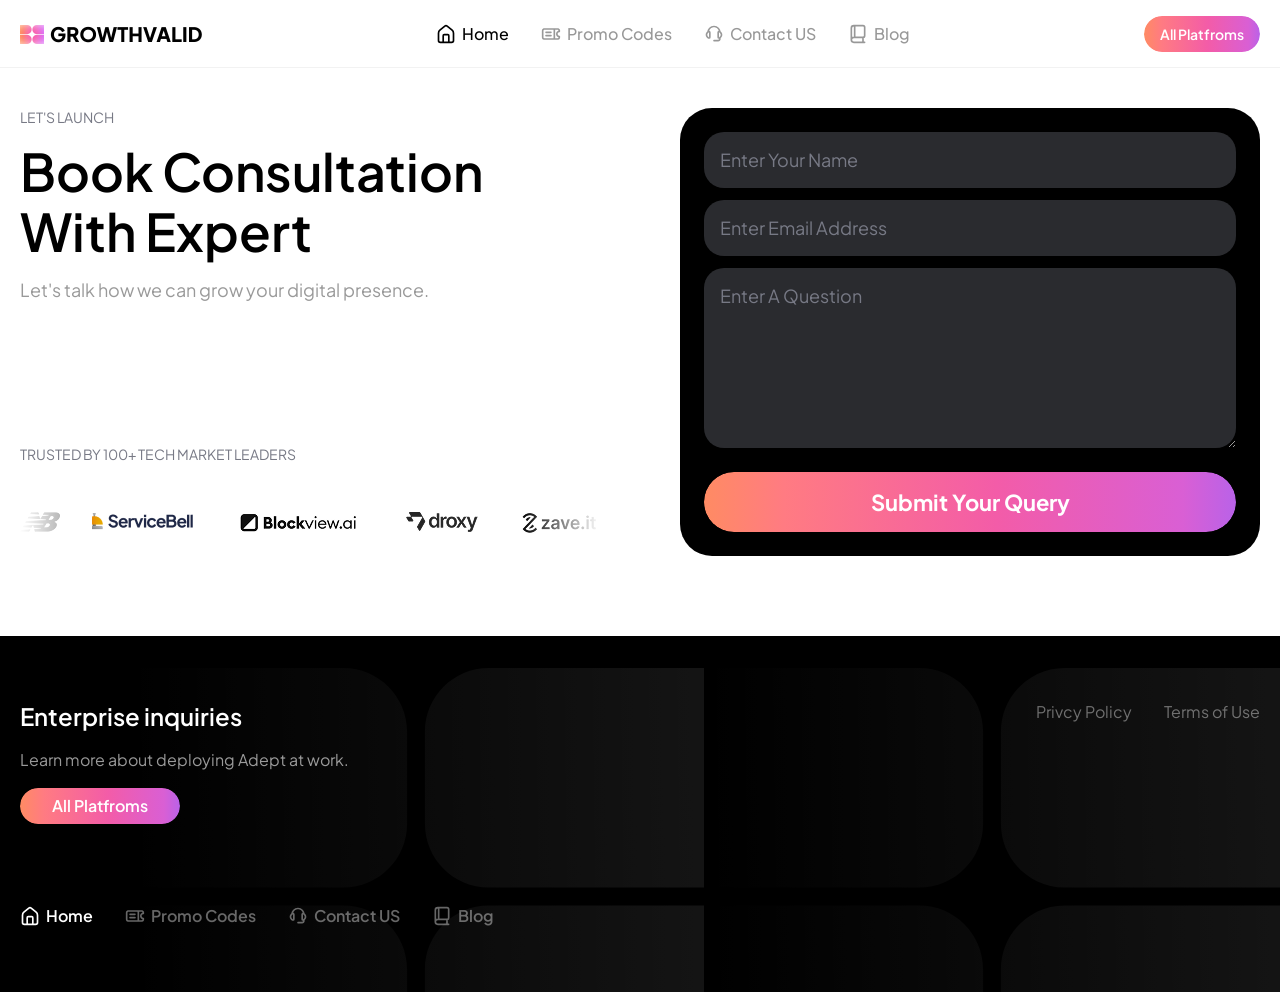
<file: contact.html>
<!DOCTYPE html>
<html lang="en">

<head>
    <meta charset="UTF-8">
    <meta name="viewport" content="width=device-width, initial-scale=1.0">
    <title>Growthvalid</title>
    <link rel="preconnect" href="https://fonts.googleapis.com">
    <link rel="preconnect" href="https://fonts.gstatic.com" crossorigin>
    <link href="https://fonts.googleapis.com/css2?family=Plus+Jakarta+Sans:ital,wght@0,200..800;1,200..800&display=swap"
        rel="stylesheet">
    <link rel="stylesheet" href="assets/css/styles.css">
    <link rel="stylesheet" href="assets/css/custom.css">
</head>

<body>
    <div class="wrap-site">
        <header class="site-header">
            <div class="container">
                <div class="wrap-header">
                    <div class="site-logo">
                        <a href="#"><img src="assets/images/Logo.png" alt="Logo"></a>
                    </div>
                    <div class="site-nav">
                        <ul>
                            <li class="current-menu-item">
                                <a href="#">
                                    <img src="assets/images/icon-home.svg" alt="">
                                    <span>Home</span>
                                </a>
                            </li>
                            <li>
                                <a href="#">
                                    <img src="assets/images/ticket.svg" alt="">
                                    <span>Promo Codes</span>
                                </a>
                            </li>
                            <li>
                                <a href="#">
                                    <img src="assets/images/headphones.svg" alt="">
                                    <span>Contact US</span>
                                </a>
                            </li>
                            <li>
                                <a href="#">
                                    <img src="assets/images/book.svg" alt="">
                                    <span>Blog</span>
                                </a>
                            </li>
                        </ul>
                    </div>
                    <div class="sth-right-header">
                        <a class="btn-default" href="#"><span>All Platfroms</span></a>
                        <div class="sth-btn-mobile">
                            <span></span>
                            <span></span>
                            <span></span>
                        </div>
                    </div>
                </div>
            </div>
            <div class="wrap-header-mobile">
                <div class="site-nav-mobile">
                    <ul>
                        <li class="current-menu-item">
                            <a href="#">
                                <img src="assets/images/icon-home.svg" alt="">
                                <span>Home</span>
                            </a>
                        </li>
                        <li>
                            <a href="#">
                                <img src="assets/images/ticket.svg" alt="">
                                <span>Promo Codes</span>
                            </a>
                        </li>
                        <li>
                            <a href="#">
                                <img src="assets/images/headphones.svg" alt="">
                                <span>Contact US</span>
                            </a>
                        </li>
                        <li>
                            <a href="#">
                                <img src="assets/images/book.svg" alt="">
                                <span>Blog</span>
                            </a>
                        </li>
                    </ul>
                </div>
                <div class="wrap-bottom-mobile">
                    <div class="menu-privacy">
                        <ul>
                            <li>
                                <a href="#">Privacy Policy</a>
                            </li>
                            <li>
                                <a href="#">Terms of Use</a>
                            </li>
                        </ul>
                    </div>
                    <div class="site-logo-mobile">
                        <img src="assets/images/Logo.png" alt="">
                    </div>
                </div>
            </div>
        </header>
    </div>

    <main id="main">
        <section class="contact-section">
            <div class="container">
                <div class="contact-wrapper">
                    <div class="contact__intro">
                        <div>
                            <span class="contact__eyebrow">Let's Launch</span>
                            <h2 class="contact__title">Book Consultation<br>With Expert</h2>
                            <p class="contact__desc">Let's talk how we can grow your digital presence.</p>
                        </div>

                        <div class="contact__trusted">
                            <span class="contact__trusted-label">Trusted by 100+ tech market leaders</span>

                            <div class="contact__logos">
                                <div class="contact__logos-track">
                                    <img src="assets/images/logos/ab.png" alt="">
                                    <img src="assets/images/logos/servicebell.png" alt="">
                                    <img src="assets/images/logos/blockview.png" alt="">
                                    <img src="assets/images/logos/drovy.png" alt="">
                                    <img src="assets/images/logos/zave.png" alt="">
                                    <img src="assets/images/logos/lightdash.png" alt="">
                                    <img src="assets/images/logos/kingdom.png" alt="">
                                    <img src="assets/images/logos/seamless.png" alt="">
                                    <img src="assets/images/logos/genex.png" alt="">
                                    <img src="assets/images/logos/slip.png" alt="">
                                    <img src="assets/images/logos/howto.png" alt="">
                                    <img src="assets/images/logos/finverity.png" alt="">
                                    <img src="assets/images/logos/n.png" alt="">
                                 </div>
                            </div>
                        </div>
                    </div>

                    <div class="contact__box">
                        <form class="contact__form" method="post">
                            <div class="contact__field">
                                <input type="text" name="your-name" class="contact__input" placeholder="Enter Your Name"
                                    required>
                            </div>
                            <div class="contact__field">
                                <input type="email" name="your-email" class="contact__input"
                                    placeholder="Enter Email Address" required>
                            </div>
                            <div class="contact__field">
                                <textarea name="your-question" class="contact__textarea" placeholder="Enter A Question"
                                    rows="5"></textarea>
                            </div>
                            <div class="contact__field contact__field--submit btn-default">
                                <input type="submit" name="form-name" value="Submit Your Query"
                                    class="contact__submit " />
                            </div>
                        </form>
                    </div>
                </div>
            </div>
        </section>

    </main>
    <footer class="footer-site">
        <div class="footer-inner">
            <div class="footer-deco">
                <img src="assets/images/footer-image.svg" alt="" class="img-1 on-pc">
                <img src="assets/images/footer-image.svg" alt="" class="img-2">
            </div>
            <div class="container">
                <div class="footer-content">
                    <div class="footer-left">
                        <div class="footer-left__top">
                            <div class="footer-title">Enterprise inquiries</div>
                            <p class="footer-desc">Learn more about deploying Adept at work.</p>
                            <a href="#" class="btn-default footer-btn"><span>All Platfroms</span></a>
                        </div>
                        <div class="footer-left__bottom">
                            <div class="footer-menus">
                                <ul>
                                    <li class="current-menu-item">
                                        <a href="#">
                                            <img src="assets/images/icon-home-white.svg" alt="">
                                            <span>Home</span>
                                        </a>
                                    </li>
                                    <li>
                                        <a href="#">
                                            <img src="assets/images/ticket-white.svg" alt="">
                                            <span>Promo Codes</span>
                                        </a>
                                    </li>
                                    <li>
                                        <a href="#">
                                            <img src="assets/images/headphones-white.svg" alt="">
                                            <span>Contact US</span>
                                        </a>
                                    </li>
                                    <li>
                                        <a href="#">
                                            <img src="assets/images/book-white.svg" alt="">
                                            <span>Blog</span>
                                        </a>
                                    </li>
                                </ul>
                            </div>
                        </div>
                    </div>
                    <div class="footer-right">
                        <div class="footer-links">
                            <ul>
                                <li>
                                    <a href="#">Privcy Policy</a>
                                </li>
                                <li>
                                    <a href="#">Terms of Use</a>
                                </li>
                            </ul>
                        </div>
                    </div>
                </div>
            </div>
        </div>
    </footer>

    <script src="assets/js/jquery-3.7.1.min.js"></script>
    <script src="assets/js/main.js"></script>
</body>

</html>
</file>
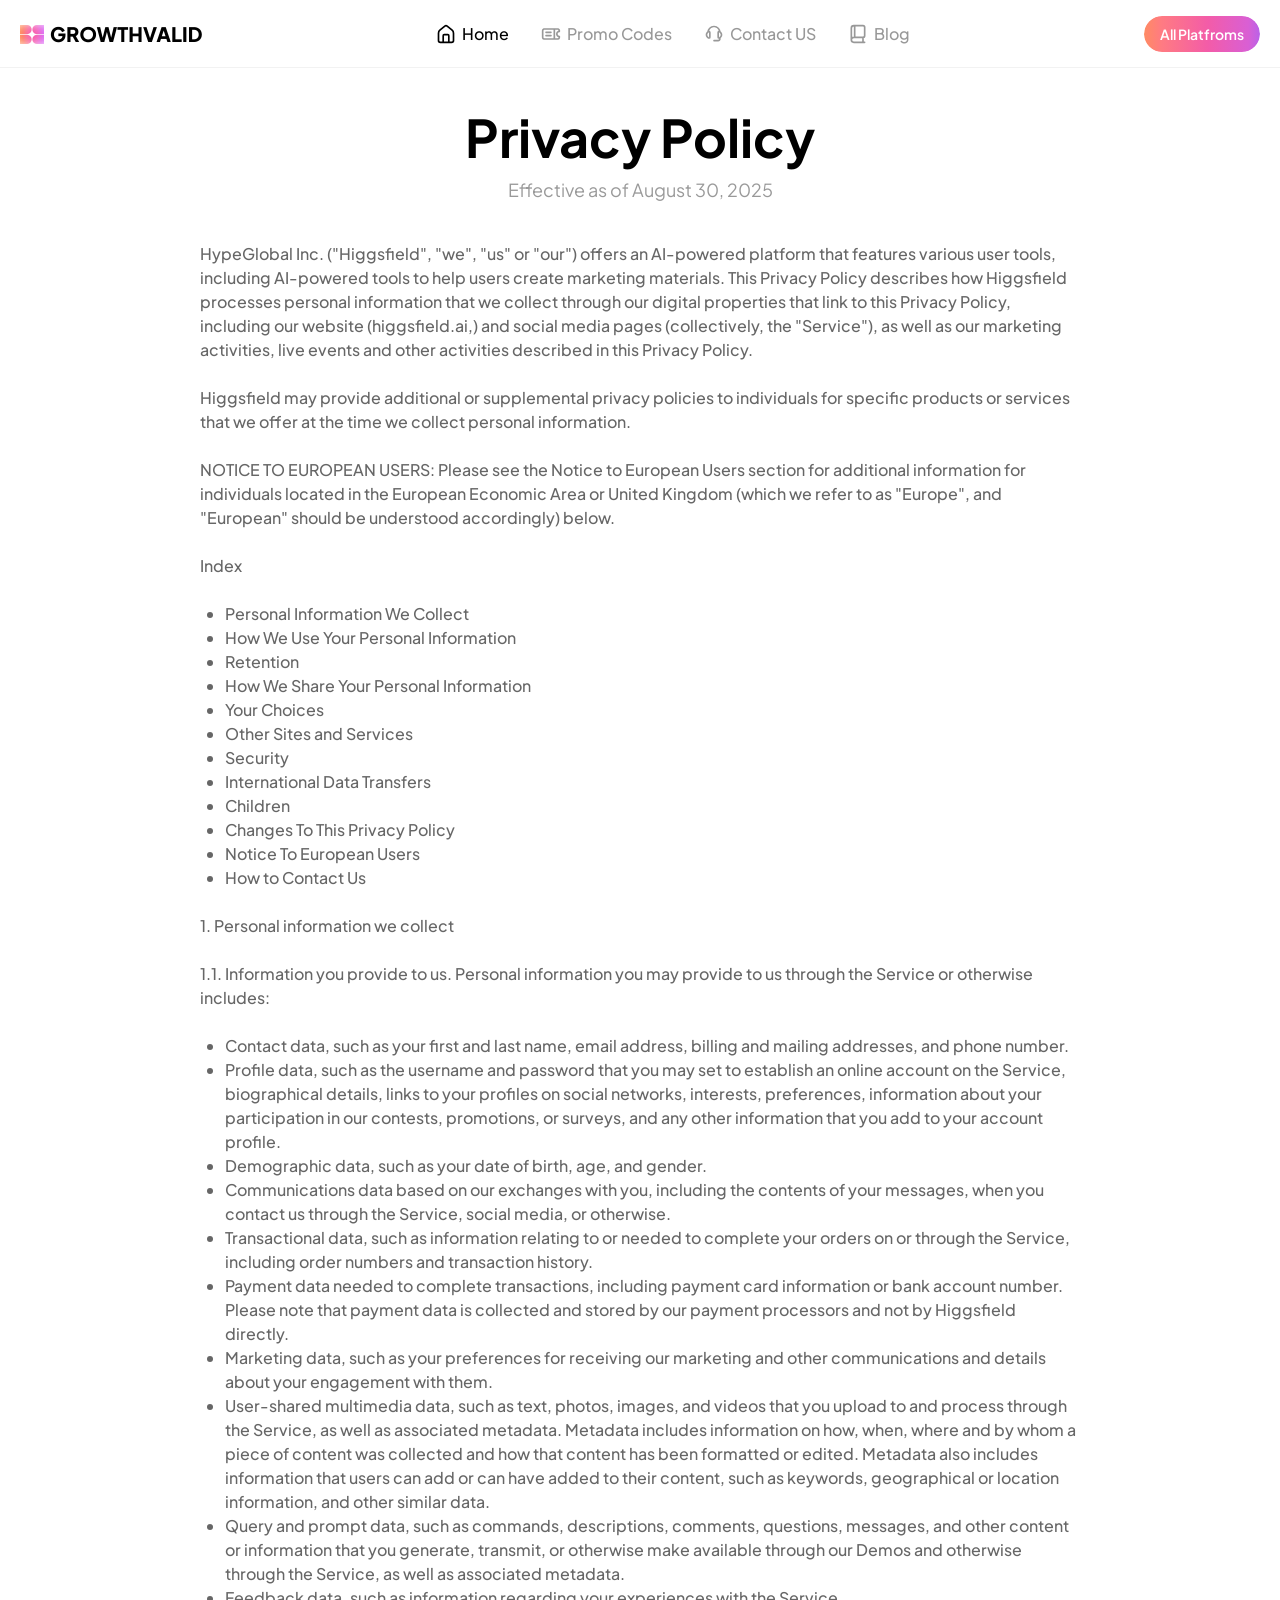
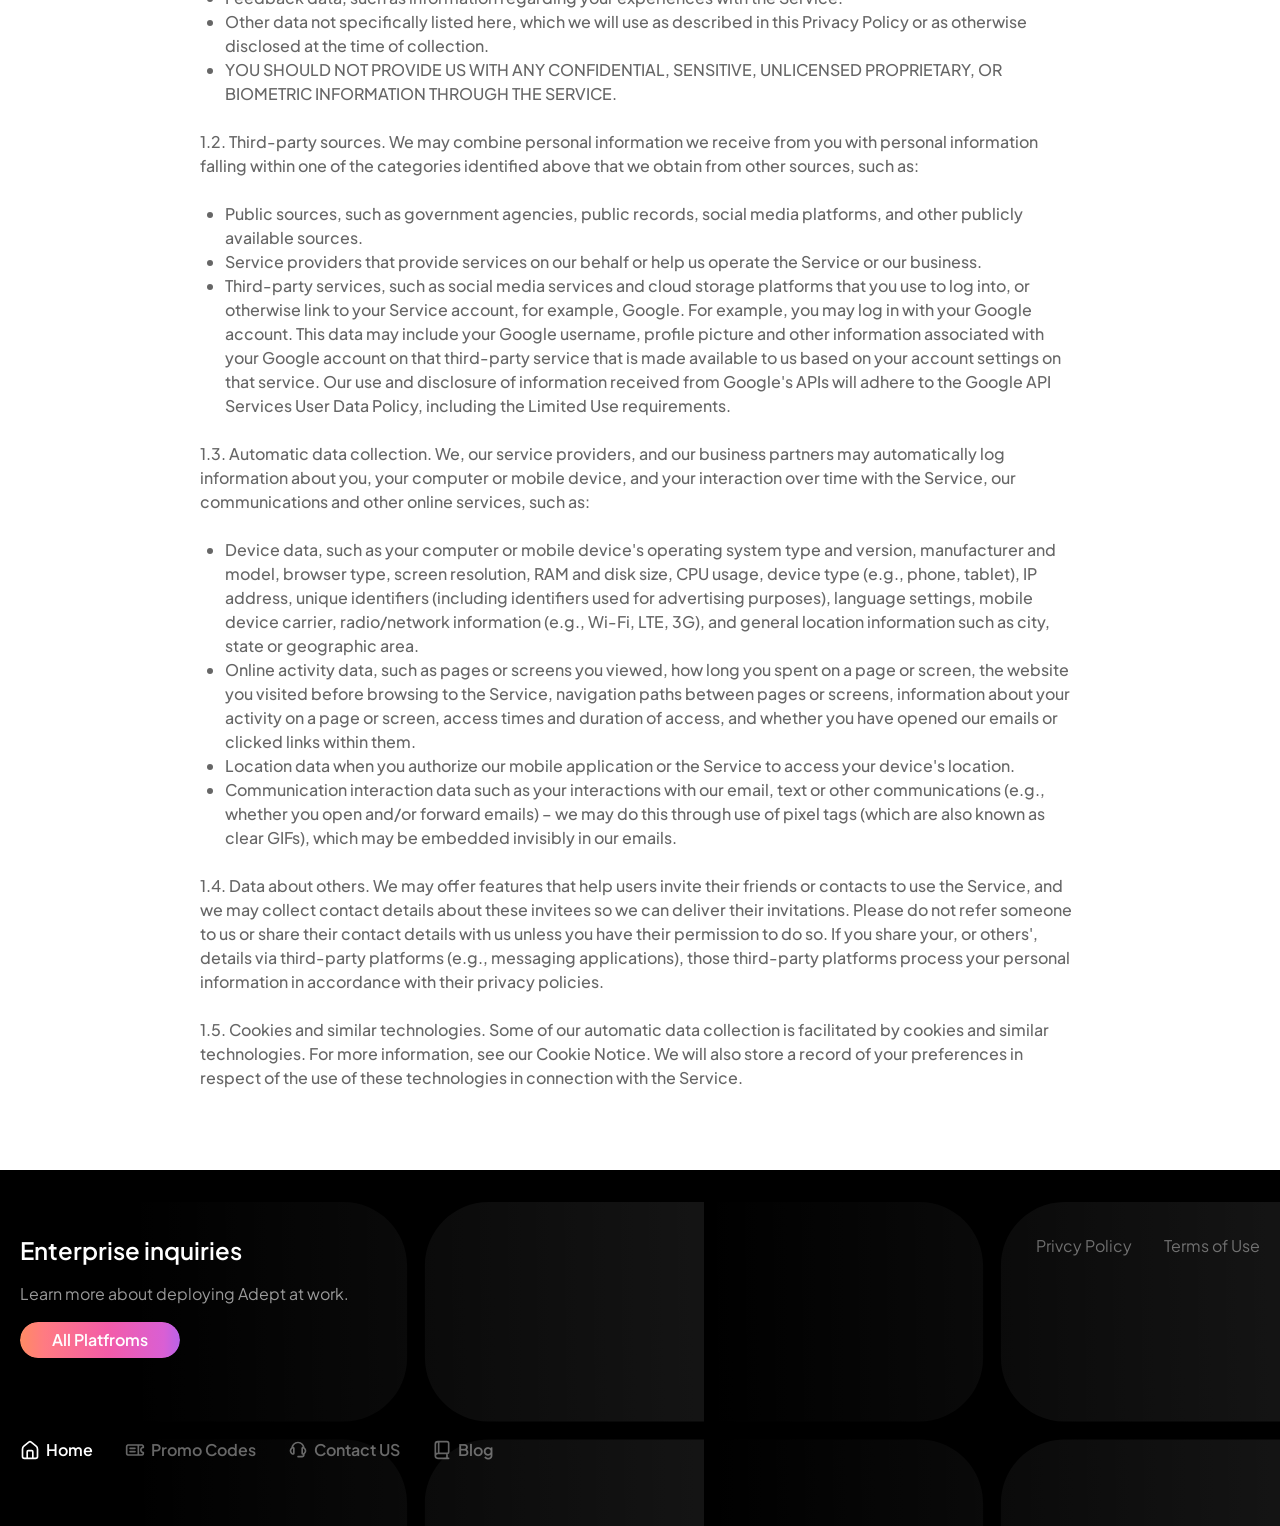
<file: privacy.html>
<!DOCTYPE html>
<html lang="en">

<head>
    <meta charset="UTF-8">
    <meta name="viewport" content="width=device-width, initial-scale=1.0">
    <title>Growthvalid</title>
    <link rel="preconnect" href="https://fonts.googleapis.com">
    <link rel="preconnect" href="https://fonts.gstatic.com" crossorigin>
    <link href="https://fonts.googleapis.com/css2?family=Plus+Jakarta+Sans:ital,wght@0,200..800;1,200..800&display=swap"
        rel="stylesheet">
    <link rel="stylesheet" href="assets/css/styles.css">
    <link rel="stylesheet" href="assets/css/custom.css">
</head>

<body>
    <div class="wrap-site">
        <header class="site-header">
            <div class="container">
                <div class="wrap-header">
                    <div class="site-logo">
                        <a href="#"><img src="assets/images/Logo.png" alt="Logo"></a>
                    </div>
                    <div class="site-nav">
                        <ul>
                            <li class="current-menu-item">
                                <a href="#">
                                    <img src="assets/images/icon-home.svg" alt="">
                                    <span>Home</span>
                                </a>
                            </li>
                            <li>
                                <a href="#">
                                    <img src="assets/images/ticket.svg" alt="">
                                    <span>Promo Codes</span>
                                </a>
                            </li>
                            <li>
                                <a href="#">
                                    <img src="assets/images/headphones.svg" alt="">
                                    <span>Contact US</span>
                                </a>
                            </li>
                            <li>
                                <a href="#">
                                    <img src="assets/images/book.svg" alt="">
                                    <span>Blog</span>
                                </a>
                            </li>
                        </ul>
                    </div>
                    <div class="sth-right-header">
                        <a class="btn-default" href="#"><span>All Platfroms</span></a>
                        <div class="sth-btn-mobile">
                            <span></span>
                            <span></span>
                            <span></span>
                        </div>
                    </div>
                </div>
            </div>
            <div class="wrap-header-mobile">
                <div class="site-nav-mobile">
                    <ul>
                        <li class="current-menu-item">
                            <a href="#">
                                <img src="assets/images/icon-home.svg" alt="">
                                <span>Home</span>
                            </a>
                        </li>
                        <li>
                            <a href="#">
                                <img src="assets/images/ticket.svg" alt="">
                                <span>Promo Codes</span>
                            </a>
                        </li>
                        <li>
                            <a href="#">
                                <img src="assets/images/headphones.svg" alt="">
                                <span>Contact US</span>
                            </a>
                        </li>
                        <li>
                            <a href="#">
                                <img src="assets/images/book.svg" alt="">
                                <span>Blog</span>
                            </a>
                        </li>
                    </ul>
                </div>
                <div class="wrap-bottom-mobile">
                    <div class="menu-privacy">
                        <ul>
                            <li>
                                <a href="#">Privacy Policy</a>
                            </li>
                            <li>
                                <a href="#">Terms of Use</a>
                            </li>
                        </ul>
                    </div>
                    <div class="site-logo-mobile">
                        <img src="assets/images/Logo.png" alt="">
                    </div>
                </div>
            </div>
        </header>
    </div>

    <main id="main">
        <section class="legal-page">
            <div class="container">
                <div class="legal-wrapper">
                    <div class="legal-page__header">
                        <h1 class="legal-page__title">Privacy Policy</h1>
                        <p class="legal-page__updated">Effective as of August 30, 2025</p>
                    </div>

                    <div class="legal-page__content">
                        <p>HypeGlobal Inc. ("Higgsfield", "we", "us" or "our") offers an AI-powered platform that features various user
                            tools, including AI-powered tools to help users create marketing materials. This Privacy Policy describes how
                            Higgsfield processes personal information that we collect through our digital properties that link to this
                            Privacy Policy, including our website (higgsfield.ai,) and social media pages (collectively, the "Service"), as
                            well as our marketing activities, live events and other activities described in this Privacy Policy.</p>
                    
                        <p>Higgsfield may provide additional or supplemental privacy policies to individuals for specific products or
                            services that we offer at the time we collect personal information.</p>
                    
                        <p>NOTICE TO EUROPEAN USERS: Please see the Notice to European Users section for additional information for
                            individuals located in the European Economic Area or United Kingdom (which we refer to as "Europe", and
                            "European" should be understood accordingly) below.</p>
                    
                        <p>Index</p>
                        <ul>
                            <li>Personal Information We Collect</li>
                            <li>How We Use Your Personal Information</li>
                            <li>Retention</li>
                            <li>How We Share Your Personal Information</li>
                            <li>Your Choices</li>
                            <li>Other Sites and Services</li>
                            <li>Security</li>
                            <li>International Data Transfers</li>
                            <li>Children</li>
                            <li>Changes To This Privacy Policy</li>
                            <li>Notice To European Users</li>
                            <li>How to Contact Us</li>
                        </ul>
                    
                        <p>1. Personal information we collect</p>
                    
                        <p>1.1. Information you provide to us. Personal information you may provide to us through the Service or otherwise
                            includes:</p>
                        <ul>
                            <li>Contact data, such as your first and last name, email address, billing and mailing addresses, and phone
                                number.</li>
                            <li>Profile data, such as the username and password that you may set to establish an online account on the
                                Service, biographical details, links to your profiles on social networks, interests, preferences,
                                information about your participation in our contests, promotions, or surveys, and any other information that
                                you add to your account profile.</li>
                            <li>Demographic data, such as your date of birth, age, and gender.</li>
                            <li>Communications data based on our exchanges with you, including the contents of your messages, when you
                                contact us through the Service, social media, or otherwise.</li>
                            <li>Transactional data, such as information relating to or needed to complete your orders on or through the
                                Service, including order numbers and transaction history.</li>
                            <li>Payment data needed to complete transactions, including payment card information or bank account number.
                                Please note that payment data is collected and stored by our payment processors and not by Higgsfield
                                directly.</li>
                            <li>Marketing data, such as your preferences for receiving our marketing and other communications and details
                                about your engagement with them.</li>
                            <li>User-shared multimedia data, such as text, photos, images, and videos that you upload to and process through
                                the Service, as well as associated metadata. Metadata includes information on how, when, where and by whom a
                                piece of content was collected and how that content has been formatted or edited. Metadata also includes
                                information that users can add or can have added to their content, such as keywords, geographical or
                                location information, and other similar data.</li>
                            <li>Query and prompt data, such as commands, descriptions, comments, questions, messages, and other content or
                                information that you generate, transmit, or otherwise make available through our Demos and otherwise through
                                the Service, as well as associated metadata.</li>
                            <li>Feedback data, such as information regarding your experiences with the Service.</li>
                            <li>Other data not specifically listed here, which we will use as described in this Privacy Policy or as
                                otherwise disclosed at the time of collection.</li>
                            <li>YOU SHOULD NOT PROVIDE US WITH ANY CONFIDENTIAL, SENSITIVE, UNLICENSED PROPRIETARY, OR BIOMETRIC INFORMATION
                                THROUGH THE SERVICE.</li>
                        </ul>
                    
                        <p>1.2. Third-party sources. We may combine personal information we receive from you with personal information
                            falling within one of the categories identified above that we obtain from other sources, such as:</p>
                        <ul>
                            <li>Public sources, such as government agencies, public records, social media platforms, and other publicly
                                available sources.</li>
                            <li>Service providers that provide services on our behalf or help us operate the Service or our business.</li>
                            <li>Third-party services, such as social media services and cloud storage platforms that you use to log into, or
                                otherwise link to your Service account, for example, Google. For example, you may log in with your Google
                                account. This data may include your Google username, profile picture and other information associated with
                                your Google account on that third-party service that is made available to us based on your account settings
                                on that service. Our use and disclosure of information received from Google's APIs will adhere to the Google
                                API Services User Data Policy, including the Limited Use requirements.</li>
                        </ul>
                    
                        <p>1.3. Automatic data collection. We, our service providers, and our business partners may automatically log
                            information about you, your computer or mobile device, and your interaction over time with the Service, our
                            communications and other online services, such as:</p>
                        <ul>
                            <li>Device data, such as your computer or mobile device's operating system type and version, manufacturer and
                                model, browser type, screen resolution, RAM and disk size, CPU usage, device type (e.g., phone, tablet), IP
                                address, unique identifiers (including identifiers used for advertising purposes), language settings, mobile
                                device carrier, radio/network information (e.g., Wi-Fi, LTE, 3G), and general location information such as
                                city, state or geographic area.</li>
                            <li>Online activity data, such as pages or screens you viewed, how long you spent on a page or screen, the
                                website you visited before browsing to the Service, navigation paths between pages or screens, information
                                about your activity on a page or screen, access times and duration of access, and whether you have opened
                                our emails or clicked links within them.</li>
                            <li>Location data when you authorize our mobile application or the Service to access your device's location.
                            </li>
                            <li>Communication interaction data such as your interactions with our email, text or other communications (e.g.,
                                whether you open and/or forward emails) – we may do this through use of pixel tags (which are also known as
                                clear GIFs), which may be embedded invisibly in our emails.</li>
                        </ul>
                    
                        <p>1.4. Data about others. We may offer features that help users invite their friends or contacts to use the
                            Service, and we may collect contact details about these invitees so we can deliver their invitations. Please do
                            not refer someone to us or share their contact details with us unless you have their permission to do so. If you
                            share your, or others', details via third-party platforms (e.g., messaging applications), those third-party
                            platforms process your personal information in accordance with their privacy policies.</p>
                    
                        <p>1.5. Cookies and similar technologies. Some of our automatic data collection is facilitated by cookies and
                            similar technologies. For more information, see our Cookie Notice. We will also store a record of your
                            preferences in respect of the use of these technologies in connection with the Service.</p>
                    </div>
                </div>
            </div>
        </section>

    </main>
    <footer class="footer-site">
        <div class="footer-inner">
            <div class="footer-deco">
                <img src="assets/images/footer-image.svg" alt="" class="img-1 on-pc">
                <img src="assets/images/footer-image.svg" alt="" class="img-2">
            </div>
            <div class="container">
                <div class="footer-content">
                    <div class="footer-left">
                        <div class="footer-left__top">
                            <div class="footer-title">Enterprise inquiries</div>
                            <p class="footer-desc">Learn more about deploying Adept at work.</p>
                            <a href="#" class="btn-default footer-btn"><span>All Platfroms</span></a>
                        </div>
                        <div class="footer-left__bottom">
                            <div class="footer-menus">
                                <ul>
                                    <li class="current-menu-item">
                                        <a href="#">
                                            <img src="assets/images/icon-home-white.svg" alt="">
                                            <span>Home</span>
                                        </a>
                                    </li>
                                    <li>
                                        <a href="#">
                                            <img src="assets/images/ticket-white.svg" alt="">
                                            <span>Promo Codes</span>
                                        </a>
                                    </li>
                                    <li>
                                        <a href="#">
                                            <img src="assets/images/headphones-white.svg" alt="">
                                            <span>Contact US</span>
                                        </a>
                                    </li>
                                    <li>
                                        <a href="#">
                                            <img src="assets/images/book-white.svg" alt="">
                                            <span>Blog</span>
                                        </a>
                                    </li>
                                </ul>
                            </div>
                        </div>
                    </div>
                    <div class="footer-right">
                        <div class="footer-links">
                            <ul>
                                <li>
                                    <a href="#">Privcy Policy</a>
                                </li>
                                <li>
                                    <a href="#">Terms of Use</a>
                                </li>
                            </ul>
                        </div>
                    </div>
                </div>
            </div>
        </div>
    </footer>

    <script src="assets/js/jquery-3.7.1.min.js"></script>
    <script src="assets/js/main.js"></script>
</body>

</html>
</file>
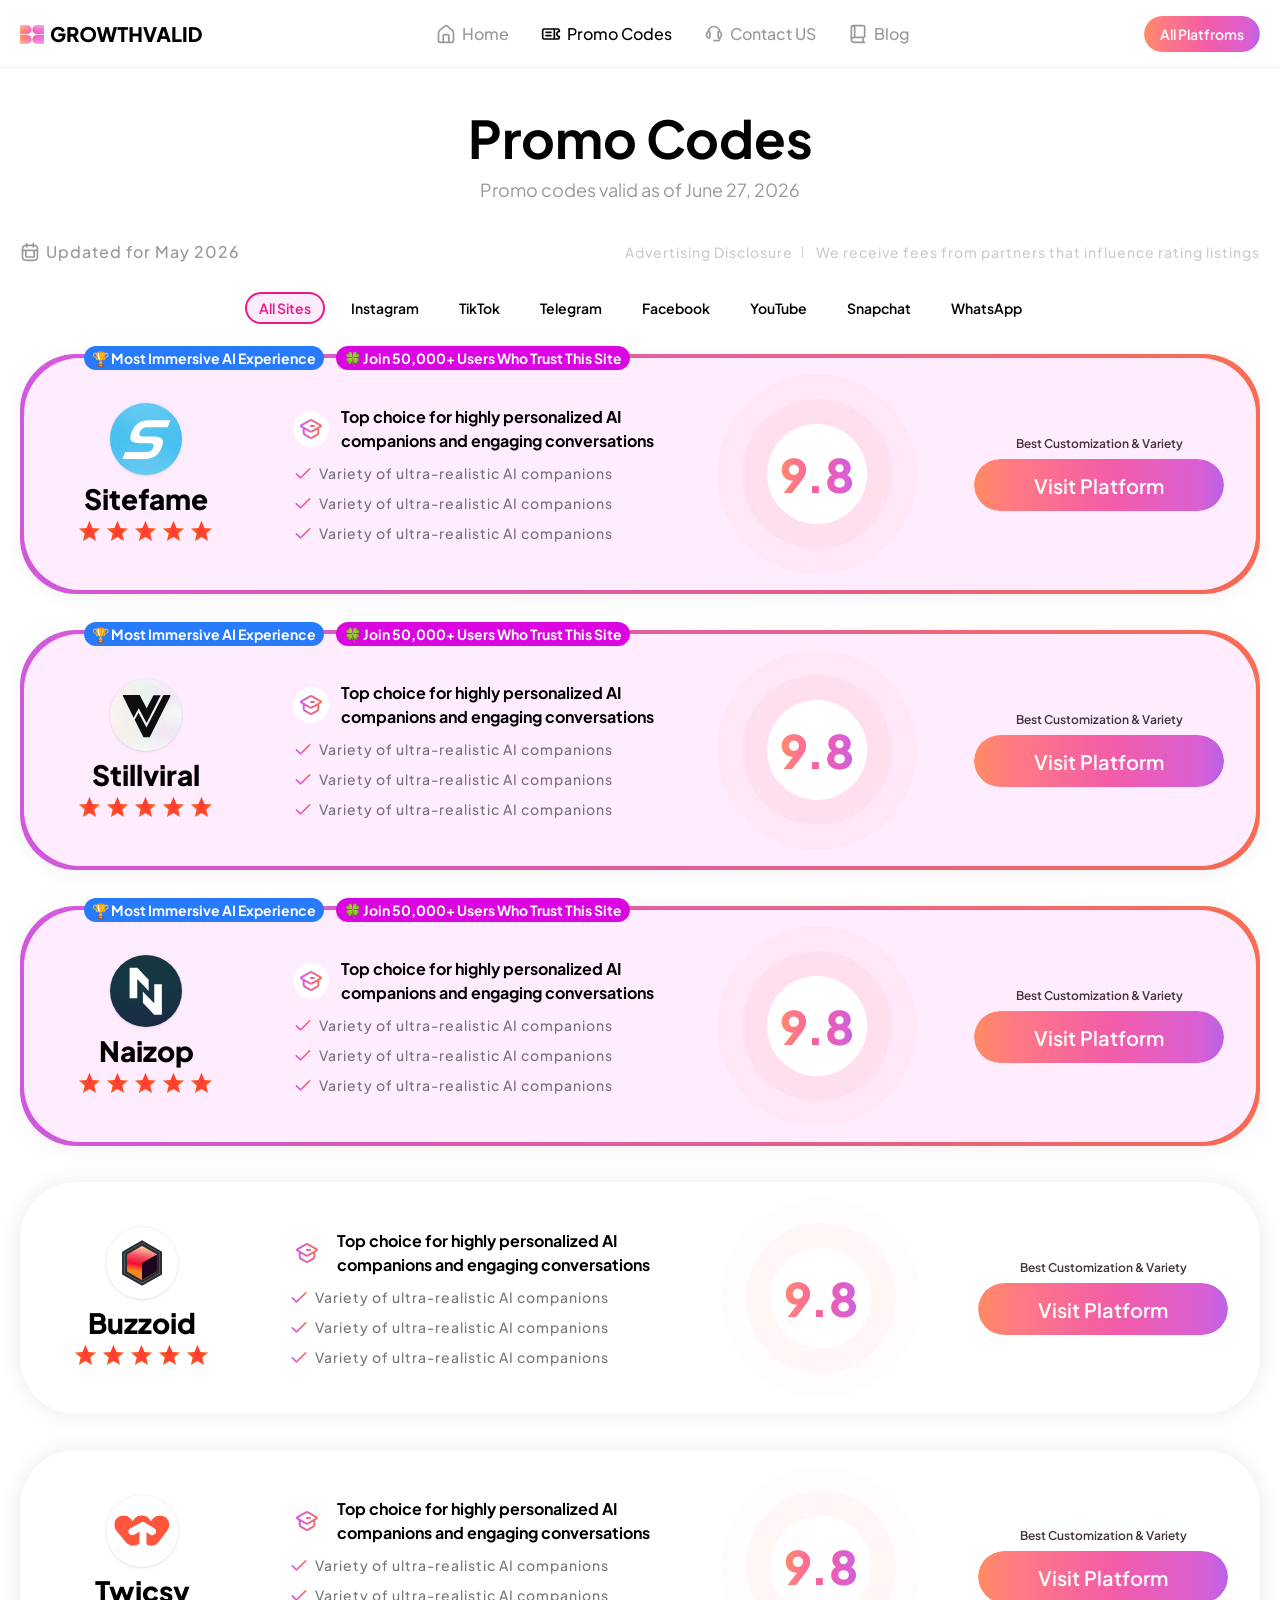
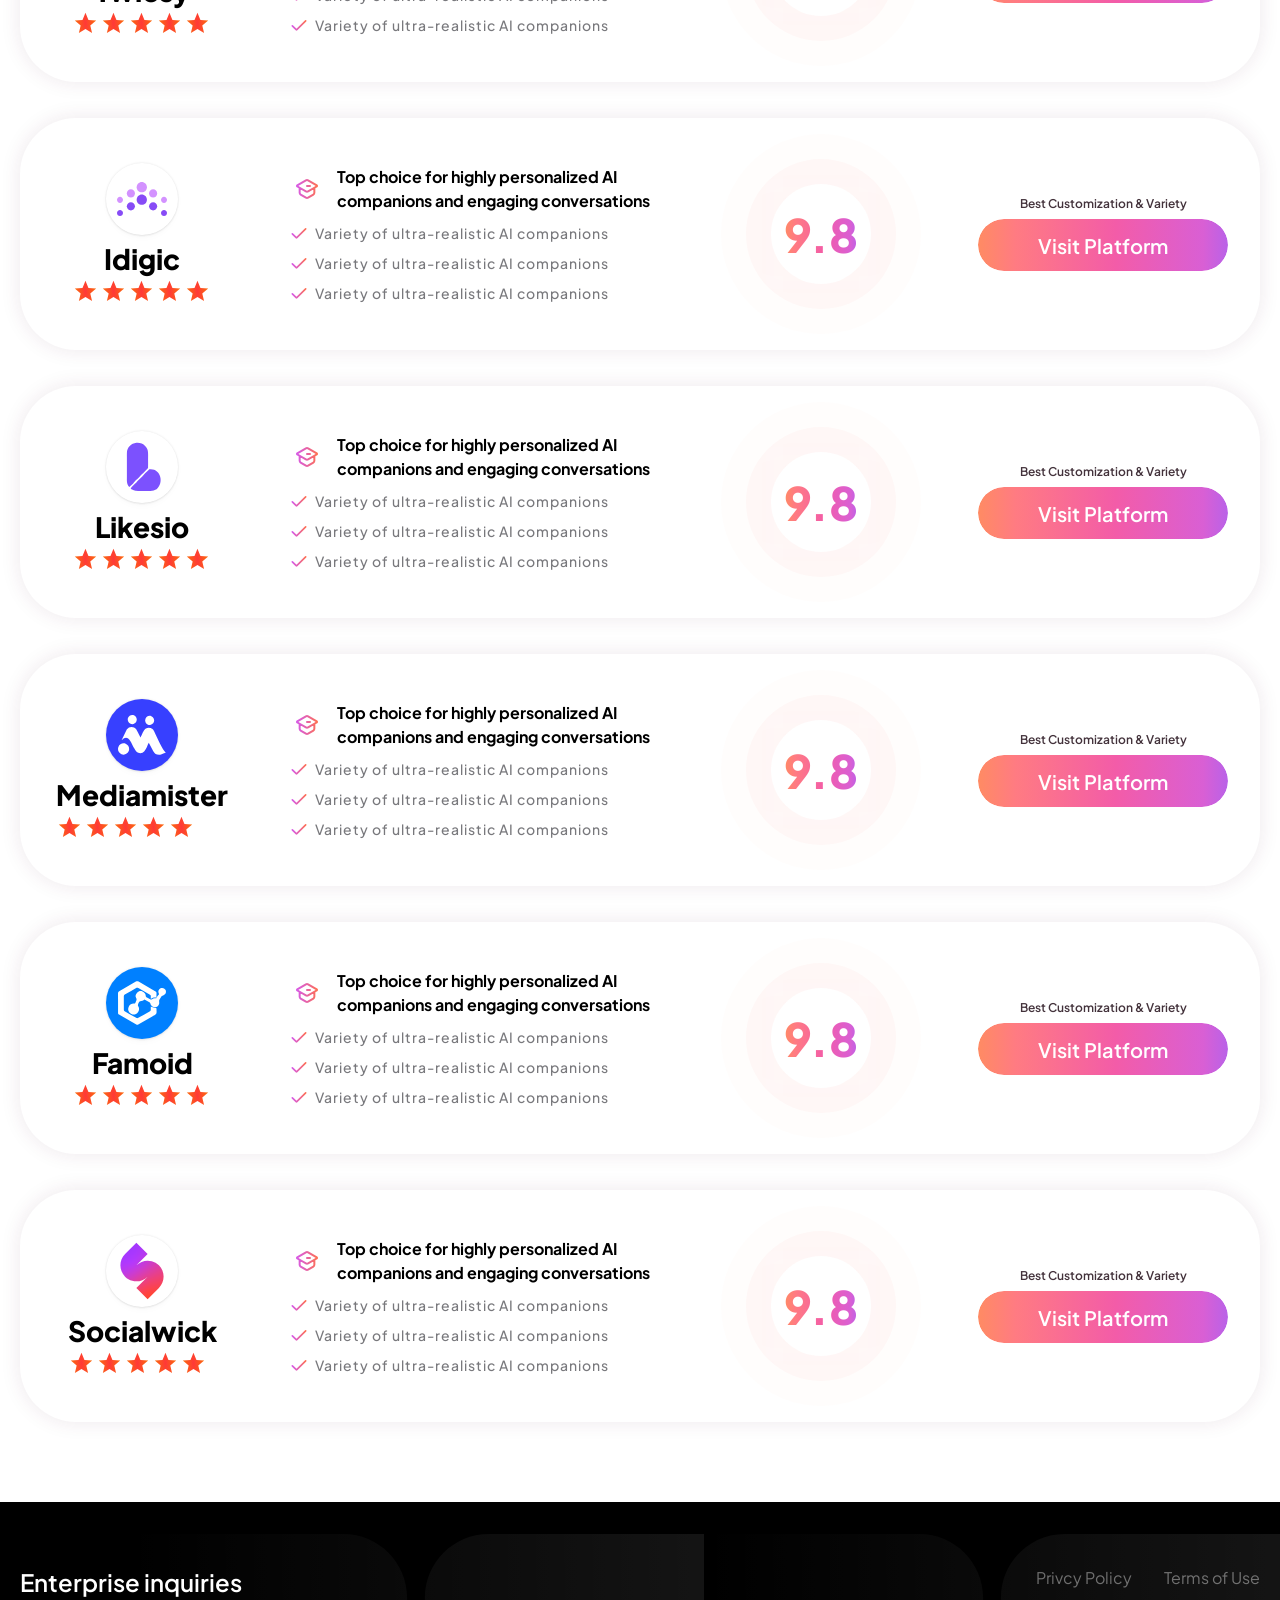
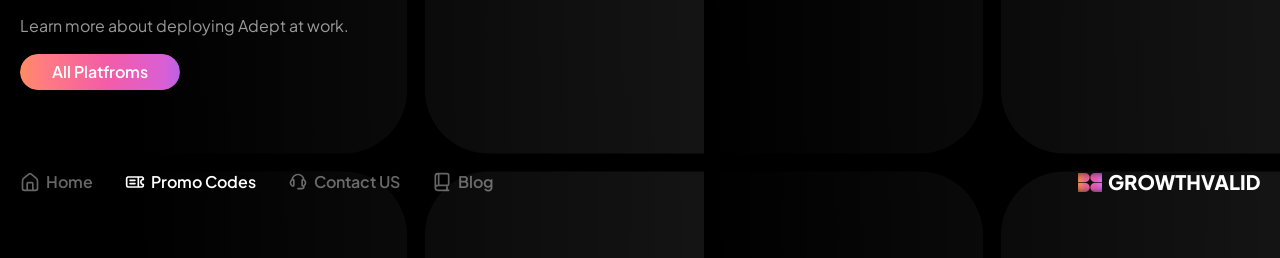
<file: promo-codes.html>
<!DOCTYPE html>
<html lang="en">

<head>
    <meta charset="UTF-8">
    <meta name="viewport" content="width=device-width, initial-scale=1.0">
    <title>Promo Codes | Growthvalid</title>
    <link rel="preconnect" href="https://fonts.googleapis.com">
    <link rel="preconnect" href="https://fonts.gstatic.com" crossorigin>
    <link href="https://fonts.googleapis.com/css2?family=Plus+Jakarta+Sans:ital,wght@0,200..800;1,200..800&display=swap"
        rel="stylesheet">
    <link rel="stylesheet" href="assets/css/styles.css">
</head>

<body>
    <div class="wrap-site">
        <header class="site-header">
            <div class="container">
                <div class="wrap-header">
                    <div class="site-logo">
                        <a href="index.html"><img src="assets/images/Logo.png" alt="Logo"></a>
                    </div>
                    <div class="site-nav">
                        <ul>
                            <li>
                                <a href="index.html">
                                    <img src="assets/images/icon-home.svg" alt="">
                                    <span>Home</span>
                                </a>
                            </li>
                            <li class="current-menu-item">
                                <a href="promo-codes.html">
                                    <img src="assets/images/ticket.svg" alt="">
                                    <span>Promo Codes</span>
                                </a>
                            </li>
                            <li>
                                <a href="#">
                                    <img src="assets/images/headphones.svg" alt="">
                                    <span>Contact US</span>
                                </a>
                            </li>
                            <li>
                                <a href="#">
                                    <img src="assets/images/book.svg" alt="">
                                    <span>Blog</span>
                                </a>
                            </li>
                        </ul>
                    </div>
                    <div class="sth-right-header">
                        <a class="btn-default" href="#"><span>All Platfroms</span></a>
                        <div class="sth-btn-mobile">
                            <span></span>
                            <span></span>
                            <span></span>
                        </div>
                    </div>
                </div>
            </div>
            <div class="wrap-header-mobile">
                <div class="site-nav-mobile">
                    <ul>
                        <li>
                            <a href="index.html">
                                <img src="assets/images/icon-home.svg" alt="">
                                <span>Home</span>
                            </a>
                        </li>
                        <li class="current-menu-item">
                            <a href="promo-codes.html">
                                <img src="assets/images/ticket.svg" alt="">
                                <span>Promo Codes</span>
                            </a>
                        </li>
                        <li>
                            <a href="#">
                                <img src="assets/images/headphones.svg" alt="">
                                <span>Contact US</span>
                            </a>
                        </li>
                        <li>
                            <a href="#">
                                <img src="assets/images/book.svg" alt="">
                                <span>Blog</span>
                            </a>
                        </li>
                    </ul>
                </div>
                <div class="wrap-bottom-mobile">
                    <div class="menu-privacy">
                        <ul>
                            <li>
                                <a href="#">Privacy Policy</a>
                            </li>
                            <li>
                                <a href="#">Terms of Use</a>
                            </li>
                        </ul>
                    </div>
                    <div class="site-logo-mobile">
                        <img src="assets/images/Logo.png" alt="">
                    </div>
                </div>
            </div>
        </header>
    </div>

    <main id="main">
        <section class="promo-hero">
            <div class="container">
                <div class="promo-hero__content">
                    <h1 class="promo-hero__heading">
                        Promo Codes
                    </h1>
                    <p class="promo-hero__desc">Promo codes valid as of June 27, 2026</p>
                </div>

            </div>
        </section>

        <section id="all-sites" class="all-sites-sec">
            <div class="container">
                <div class="all-sites__header">
                    <div class="all-sites__updatetime">
                        <img src="assets/images/calendar.svg" alt="">
                        Updated for May 2026
                    </div>
                    <div class="all-sites__disclosure">
                        <p> <span>Advertising Disclosure</span>
                            <span>We receive fees from partners that influence rating listings</span>
                        </p>
                    </div>
                </div>
                <div class="all-sites-content">

                    <div class="all-sites-content__tabs">
                        <button class="active" data-tab="all">All Sites</button>
                        <button data-tab="instagram">Instagram</button>
                        <button data-tab="tiktok">TikTok</button>
                        <button data-tab="telegram">Telegram</button>
                        <button data-tab="facebook">Facebook</button>
                        <button data-tab="youtube">YouTube</button>
                        <button data-tab="snapchat">Snapchat</button>
                        <button data-tab="whatsapp">WhatsApp</button>
                    </div>

                    <div class="all-sites-content__list">

                        <article class="site-card site-card-highlight" data-category="all instagram">

                            <div class="site-card__inner">
                                <div class="site-card__badges">
                                    <span class="badge ">
                                        🏆 Most Immersive AI Experience
                                    </span>

                                    <span class="badge " style="background-color: #DB05E1;">
                                        🍀 Join 50,000+ Users Who Trust This Site
                                    </span>
                                </div>

                                <div class="site-card__logo">
                                    <img class="img-logo" src="assets/images/sitefame-logo.svg" alt="">
                                    <div class="logo-info">
                                        <h3 class="logo-name">Sitefame</h3>
                                        <div class="site-card__stars">
                                            <img src="assets/images/star-icon.svg" alt="">
                                            <img src="assets/images/star-icon.svg" alt="">
                                            <img src="assets/images/star-icon.svg" alt="">
                                            <img src="assets/images/star-icon.svg" alt="">
                                            <img src="assets/images/star-icon.svg" alt="">
                                        </div>
                                    </div>
                                    <div class="site-card__score site-card__score-mb">
                                        <span>9.8</span>
                                    </div>
                                </div>

                                <div class="site-card__content">

                                    <div class="site-card__title">
                                        <div class="icon">
                                            <img src="assets/images/academic-cap-icon.svg" alt="">
                                        </div>
                                        <h4 class="title">
                                            Top choice for highly personalized AI companions and engaging conversations
                                        </h4>
                                    </div>

                                    <ul class="site-card__features">
                                        <li>Variety of ultra-realistic AI companions</li>
                                        <li>Variety of ultra-realistic AI companions</li>
                                        <li>Variety of ultra-realistic AI companions</li>
                                    </ul>

                                </div>

                                <div class="site-card__score site-card__score-pc">
                                    <div class="score-circle score-circle--1">
                                        <div class="score-circle score-circle--2">
                                            <div class="score-circle score-circle--3">
                                                <span>9.8</span>
                                            </div>
                                        </div>
                                    </div>
                                </div>

                                <div class="site-card__action">

                                    <span class="site-card__label">
                                        Best Customization & Variety
                                    </span>

                                    <a href="#" class="btn-default site-card__button">
                                        <span>Visit Platform</span>
                                    </a>
                                </div>
                            </div>

                        </article>
                        <article class="site-card site-card-highlight" data-category="all tiktok">
                            <div class="site-card__inner">
                                <div class="site-card__badges">
                                    <span class="badge ">
                                        🏆 Most Immersive AI Experience
                                    </span>

                                    <span class="badge " style="background-color: #DB05E1;">
                                        🍀 Join 50,000+ Users Who Trust This Site
                                    </span>
                                </div>

                                <div class="site-card__logo">
                                    <img class="img-logo" src="assets/images/Stillviral-logo.svg" alt="">
                                    <div class="logo-info">
                                        <h3 class="logo-name">Stillviral</h3>
                                        <div class="site-card__stars">
                                            <img src="assets/images/star-icon.svg" alt="">
                                            <img src="assets/images/star-icon.svg" alt="">
                                            <img src="assets/images/star-icon.svg" alt="">
                                            <img src="assets/images/star-icon.svg" alt="">
                                            <img src="assets/images/star-icon.svg" alt="">
                                        </div>
                                    </div>
                                    <div class="site-card__score site-card__score-mb">
                                        <span>9.8</span>
                                    </div>
                                </div>

                                <div class="site-card__content">

                                    <div class="site-card__title">
                                        <div class="icon">
                                            <img src="assets/images/academic-cap-icon.svg" alt="">
                                        </div>
                                        <h4 class="title">
                                            Top choice for highly personalized AI companions and engaging conversations
                                        </h4>
                                    </div>

                                    <ul class="site-card__features">
                                        <li>Variety of ultra-realistic AI companions</li>
                                        <li>Variety of ultra-realistic AI companions</li>
                                        <li>Variety of ultra-realistic AI companions</li>
                                    </ul>

                                </div>

                                <div class="site-card__score site-card__score-pc">
                                    <div class="score-circle score-circle--1">
                                        <div class="score-circle score-circle--2">
                                            <div class="score-circle score-circle--3">
                                                <span>9.8</span>
                                            </div>
                                        </div>
                                    </div>
                                </div>

                                <div class="site-card__action">

                                    <span class="site-card__label">
                                        Best Customization & Variety
                                    </span>

                                    <a href="#" class="btn-default site-card__button">
                                        <span>Visit Platform</span>
                                    </a>
                                </div>
                            </div>

                        </article>
                        <article class="site-card site-card-highlight" data-category="all youtube whatsapp">
                            <div class="site-card__inner">
                                <div class="site-card__badges">
                                    <span class="badge ">
                                        🏆 Most Immersive AI Experience
                                    </span>

                                    <span class="badge " style="background-color: #DB05E1;">
                                        🍀 Join 50,000+ Users Who Trust This Site
                                    </span>
                                </div>

                                <div class="site-card__logo">
                                    <img class="img-logo" src="assets/images/naizop-logo.png" alt="">
                                    <div class="logo-info">
                                        <h3 class="logo-name">naizop</h3>
                                        <div class="site-card__stars">
                                            <img src="assets/images/star-icon.svg" alt="">
                                            <img src="assets/images/star-icon.svg" alt="">
                                            <img src="assets/images/star-icon.svg" alt="">
                                            <img src="assets/images/star-icon.svg" alt="">
                                            <img src="assets/images/star-icon.svg" alt="">
                                        </div>
                                    </div>
                                    <div class="site-card__score site-card__score-mb">
                                        <span>9.8</span>
                                    </div>
                                </div>

                                <div class="site-card__content">

                                    <div class="site-card__title">
                                        <div class="icon">
                                            <img src="assets/images/academic-cap-icon.svg" alt="">
                                        </div>
                                        <h4 class="title">
                                            Top choice for highly personalized AI companions and engaging conversations
                                        </h4>
                                    </div>

                                    <ul class="site-card__features">
                                        <li>Variety of ultra-realistic AI companions</li>
                                        <li>Variety of ultra-realistic AI companions</li>
                                        <li>Variety of ultra-realistic AI companions</li>
                                    </ul>

                                </div>

                                <div class="site-card__score site-card__score-pc">
                                    <div class="score-circle score-circle--1">
                                        <div class="score-circle score-circle--2">
                                            <div class="score-circle score-circle--3">
                                                <span>9.8</span>
                                            </div>
                                        </div>
                                    </div>
                                </div>

                                <div class="site-card__action">

                                    <span class="site-card__label">
                                        Best Customization & Variety
                                    </span>

                                    <a href="#" class="btn-default site-card__button">
                                        <span>Visit Platform</span>
                                    </a>
                                </div>
                            </div>

                        </article>
                        <article class="site-card " data-category="all instagram facebook">
                            <div class="site-card__inner">
                                <div class="site-card__logo">
                                    <img class="img-logo" src="assets/images/Buzzoid-logo.svg" alt="">
                                    <div class="logo-info">
                                        <h3 class="logo-name">Buzzoid</h3>
                                        <div class="site-card__stars">
                                            <img src="assets/images/star-icon.svg" alt="">
                                            <img src="assets/images/star-icon.svg" alt="">
                                            <img src="assets/images/star-icon.svg" alt="">
                                            <img src="assets/images/star-icon.svg" alt="">
                                            <img src="assets/images/star-icon.svg" alt="">
                                        </div>
                                    </div>
                                    <div class="site-card__score site-card__score-mb">
                                        <span>9.8</span>
                                    </div>
                                </div>

                                <div class="site-card__content">

                                    <div class="site-card__title">
                                        <div class="icon">
                                            <img src="assets/images/academic-cap-icon.svg" alt="">
                                        </div>
                                        <h4 class="title">
                                            Top choice for highly personalized AI companions and engaging conversations
                                        </h4>
                                    </div>

                                    <ul class="site-card__features">
                                        <li>Variety of ultra-realistic AI companions</li>
                                        <li>Variety of ultra-realistic AI companions</li>
                                        <li>Variety of ultra-realistic AI companions</li>
                                    </ul>

                                </div>

                                <div class="site-card__score site-card__score-pc">
                                    <div class="score-circle score-circle--1">
                                        <div class="score-circle score-circle--2">
                                            <div class="score-circle score-circle--3">
                                                <span>9.8</span>
                                            </div>
                                        </div>
                                    </div>
                                </div>

                                <div class="site-card__action">

                                    <span class="site-card__label">
                                        Best Customization & Variety
                                    </span>

                                    <a href="#" class="btn-default site-card__button">
                                        <span>Visit Platform</span>
                                    </a>
                                </div>
                            </div>

                        </article>
                        <article class="site-card " data-category="all snapchat facebook telegram">
                            <div class="site-card__inner">
                                <div class="site-card__logo">
                                    <img class="img-logo" src="assets/images/Twicsy-logo.svg" alt="">
                                    <div class="logo-info">
                                        <h3 class="logo-name">Twicsy</h3>
                                        <div class="site-card__stars">
                                            <img src="assets/images/star-icon.svg" alt="">
                                            <img src="assets/images/star-icon.svg" alt="">
                                            <img src="assets/images/star-icon.svg" alt="">
                                            <img src="assets/images/star-icon.svg" alt="">
                                            <img src="assets/images/star-icon.svg" alt="">
                                        </div>
                                    </div>
                                    <div class="site-card__score site-card__score-mb">
                                        <span>9.8</span>
                                    </div>
                                </div>

                                <div class="site-card__content">

                                    <div class="site-card__title">
                                        <div class="icon">
                                            <img src="assets/images/academic-cap-icon.svg" alt="">
                                        </div>
                                        <h4 class="title">
                                            Top choice for highly personalized AI companions and engaging conversations
                                        </h4>
                                    </div>

                                    <ul class="site-card__features">
                                        <li>Variety of ultra-realistic AI companions</li>
                                        <li>Variety of ultra-realistic AI companions</li>
                                        <li>Variety of ultra-realistic AI companions</li>
                                    </ul>

                                </div>

                                <div class="site-card__score site-card__score-pc">
                                    <div class="score-circle score-circle--1">
                                        <div class="score-circle score-circle--2">
                                            <div class="score-circle score-circle--3">
                                                <span>9.8</span>
                                            </div>
                                        </div>
                                    </div>
                                </div>

                                <div class="site-card__action">

                                    <span class="site-card__label">
                                        Best Customization & Variety
                                    </span>

                                    <a href="#" class="btn-default site-card__button">
                                        <span>Visit Platform</span>
                                    </a>
                                </div>
                            </div>

                        </article>
                        <article class="site-card " data-category="all youtube facebook telegram">
                            <div class="site-card__inner">
                                <div class="site-card__logo">
                                    <img class="img-logo" src="assets/images/Idigic-logo.svg" alt="">
                                    <div class="logo-info">
                                        <h3 class="logo-name">Idigic</h3>
                                        <div class="site-card__stars">
                                            <img src="assets/images/star-icon.svg" alt="">
                                            <img src="assets/images/star-icon.svg" alt="">
                                            <img src="assets/images/star-icon.svg" alt="">
                                            <img src="assets/images/star-icon.svg" alt="">
                                            <img src="assets/images/star-icon.svg" alt="">
                                        </div>
                                    </div>
                                    <div class="site-card__score site-card__score-mb">
                                        <span>9.8</span>
                                    </div>
                                </div>

                                <div class="site-card__content">

                                    <div class="site-card__title">
                                        <div class="icon">
                                            <img src="assets/images/academic-cap-icon.svg" alt="">
                                        </div>
                                        <h4 class="title">
                                            Top choice for highly personalized AI companions and engaging conversations
                                        </h4>
                                    </div>

                                    <ul class="site-card__features">
                                        <li>Variety of ultra-realistic AI companions</li>
                                        <li>Variety of ultra-realistic AI companions</li>
                                        <li>Variety of ultra-realistic AI companions</li>
                                    </ul>

                                </div>

                                <div class="site-card__score site-card__score-pc">
                                    <div class="score-circle score-circle--1">
                                        <div class="score-circle score-circle--2">
                                            <div class="score-circle score-circle--3">
                                                <span>9.8</span>
                                            </div>
                                        </div>
                                    </div>
                                </div>

                                <div class="site-card__action">

                                    <span class="site-card__label">
                                        Best Customization & Variety
                                    </span>

                                    <a href="#" class="btn-default site-card__button">
                                        <span>Visit Platform</span>
                                    </a>
                                </div>
                            </div>

                        </article>
                        <article class="site-card " data-category="all tiktok facebook telegram">
                            <div class="site-card__inner">
                                <div class="site-card__logo">
                                    <img class="img-logo" src="assets/images/Likesio-logo.svg" alt="">
                                    <div class="logo-info">
                                        <h3 class="logo-name">Likesio</h3>
                                        <div class="site-card__stars">
                                            <img src="assets/images/star-icon.svg" alt="">
                                            <img src="assets/images/star-icon.svg" alt="">
                                            <img src="assets/images/star-icon.svg" alt="">
                                            <img src="assets/images/star-icon.svg" alt="">
                                            <img src="assets/images/star-icon.svg" alt="">
                                        </div>
                                    </div>
                                    <div class="site-card__score site-card__score-mb">
                                        <span>9.8</span>
                                    </div>
                                </div>

                                <div class="site-card__content">

                                    <div class="site-card__title">
                                        <div class="icon">
                                            <img src="assets/images/academic-cap-icon.svg" alt="">
                                        </div>
                                        <h4 class="title">
                                            Top choice for highly personalized AI companions and engaging conversations
                                        </h4>
                                    </div>

                                    <ul class="site-card__features">
                                        <li>Variety of ultra-realistic AI companions</li>
                                        <li>Variety of ultra-realistic AI companions</li>
                                        <li>Variety of ultra-realistic AI companions</li>
                                    </ul>

                                </div>

                                <div class="site-card__score site-card__score-pc">
                                    <div class="score-circle score-circle--1">
                                        <div class="score-circle score-circle--2">
                                            <div class="score-circle score-circle--3">
                                                <span>9.8</span>
                                            </div>
                                        </div>
                                    </div>
                                </div>

                                <div class="site-card__action">

                                    <span class="site-card__label">
                                        Best Customization & Variety
                                    </span>

                                    <a href="#" class="btn-default site-card__button">
                                        <span>Visit Platform</span>
                                    </a>
                                </div>
                            </div>

                        </article>
                        <article class="site-card " data-category="all snapchat tiktok telegram">
                            <div class="site-card__inner">
                                <div class="site-card__logo">
                                    <img class="img-logo" src="assets/images/Mediamister-logo.svg" alt="">
                                    <div class="logo-info">
                                        <h3 class="logo-name">Mediamister</h3>
                                        <div class="site-card__stars">
                                            <img src="assets/images/star-icon.svg" alt="">
                                            <img src="assets/images/star-icon.svg" alt="">
                                            <img src="assets/images/star-icon.svg" alt="">
                                            <img src="assets/images/star-icon.svg" alt="">
                                            <img src="assets/images/star-icon.svg" alt="">
                                        </div>
                                    </div>
                                    <div class="site-card__score site-card__score-mb">
                                        <span>9.8</span>
                                    </div>
                                </div>

                                <div class="site-card__content">

                                    <div class="site-card__title">
                                        <div class="icon">
                                            <img src="assets/images/academic-cap-icon.svg" alt="">
                                        </div>
                                        <h4 class="title">
                                            Top choice for highly personalized AI companions and engaging conversations
                                        </h4>
                                    </div>

                                    <ul class="site-card__features">
                                        <li>Variety of ultra-realistic AI companions</li>
                                        <li>Variety of ultra-realistic AI companions</li>
                                        <li>Variety of ultra-realistic AI companions</li>
                                    </ul>

                                </div>

                                <div class="site-card__score site-card__score-pc">
                                    <div class="score-circle score-circle--1">
                                        <div class="score-circle score-circle--2">
                                            <div class="score-circle score-circle--3">
                                                <span>9.8</span>
                                            </div>
                                        </div>
                                    </div>
                                </div>

                                <div class="site-card__action">

                                    <span class="site-card__label">
                                        Best Customization & Variety
                                    </span>

                                    <a href="#" class="btn-default site-card__button">
                                        <span>Visit Platform</span>
                                    </a>
                                </div>
                            </div>

                        </article>
                        <article class="site-card " data-category="all facebook telegram">
                            <div class="site-card__inner">
                                <div class="site-card__logo">
                                    <img class="img-logo" src="assets/images/Famoid-logo.svg" alt="">
                                    <div class="logo-info">
                                        <h3 class="logo-name">Famoid</h3>
                                        <div class="site-card__stars">
                                            <img src="assets/images/star-icon.svg" alt="">
                                            <img src="assets/images/star-icon.svg" alt="">
                                            <img src="assets/images/star-icon.svg" alt="">
                                            <img src="assets/images/star-icon.svg" alt="">
                                            <img src="assets/images/star-icon.svg" alt="">
                                        </div>
                                    </div>
                                    <div class="site-card__score site-card__score-mb">
                                        <span>9.8</span>
                                    </div>
                                </div>

                                <div class="site-card__content">

                                    <div class="site-card__title">
                                        <div class="icon">
                                            <img src="assets/images/academic-cap-icon.svg" alt="">
                                        </div>
                                        <h4 class="title">
                                            Top choice for highly personalized AI companions and engaging conversations
                                        </h4>
                                    </div>

                                    <ul class="site-card__features">
                                        <li>Variety of ultra-realistic AI companions</li>
                                        <li>Variety of ultra-realistic AI companions</li>
                                        <li>Variety of ultra-realistic AI companions</li>
                                    </ul>

                                </div>

                                <div class="site-card__score site-card__score-pc">
                                    <div class="score-circle score-circle--1">
                                        <div class="score-circle score-circle--2">
                                            <div class="score-circle score-circle--3">
                                                <span>9.8</span>
                                            </div>
                                        </div>
                                    </div>
                                </div>

                                <div class="site-card__action">

                                    <span class="site-card__label">
                                        Best Customization & Variety
                                    </span>

                                    <a href="#" class="btn-default site-card__button">
                                        <span>Visit Platform</span>
                                    </a>
                                </div>
                            </div>

                        </article>
                        <article class="site-card " data-category="all telegram">
                            <div class="site-card__inner">
                                <div class="site-card__logo">
                                    <img class="img-logo" src="assets/images/Socialwick-logo.svg" alt="">
                                    <div class="logo-info">
                                        <h3 class="logo-name">Socialwick</h3>
                                        <div class="site-card__stars">
                                            <img src="assets/images/star-icon.svg" alt="">
                                            <img src="assets/images/star-icon.svg" alt="">
                                            <img src="assets/images/star-icon.svg" alt="">
                                            <img src="assets/images/star-icon.svg" alt="">
                                            <img src="assets/images/star-icon.svg" alt="">
                                        </div>
                                    </div>
                                    <div class="site-card__score site-card__score-mb">
                                        <span>9.8</span>
                                    </div>
                                </div>

                                <div class="site-card__content">

                                    <div class="site-card__title">
                                        <div class="icon">
                                            <img src="assets/images/academic-cap-icon.svg" alt="">
                                        </div>
                                        <h4 class="title">
                                            Top choice for highly personalized AI companions and engaging conversations
                                        </h4>
                                    </div>

                                    <ul class="site-card__features">
                                        <li>Variety of ultra-realistic AI companions</li>
                                        <li>Variety of ultra-realistic AI companions</li>
                                        <li>Variety of ultra-realistic AI companions</li>
                                    </ul>

                                </div>

                                <div class="site-card__score site-card__score-pc">
                                    <div class="score-circle score-circle--1">
                                        <div class="score-circle score-circle--2">
                                            <div class="score-circle score-circle--3">
                                                <span>9.8</span>
                                            </div>
                                        </div>
                                    </div>
                                </div>

                                <div class="site-card__action">

                                    <span class="site-card__label">
                                        Best Customization & Variety
                                    </span>

                                    <a href="#" class="btn-default site-card__button">
                                        <span>Visit Platform</span>
                                    </a>
                                </div>
                            </div>

                        </article>

                    </div>

                    </d>
                </div>
        </section>

    </main>
    <footer class="footer-site">
        <div class="footer-inner">
            <div class="footer-deco">
                <img src="assets/images/footer-image.svg" alt="" class="img-1 on-pc">
                <img src="assets/images/footer-image.svg" alt="" class="img-2 on-pc">
                <img src="assets/images/footer-deco-mb.svg" alt="" class="img-3 on-mb">
            </div>
            <div class="container">
                <div class="footer-content">
                    <div class="footer-left">
                        <div class="footer-left__top">
                            <div class="footer-title">Enterprise inquiries</div>
                            <p class="footer-desc">Learn more about deploying Adept at work.</p>
                            <a href="#" class="btn-default footer-btn"><span>All Platfroms</span></a>
                        </div>
                        <div class="footer-left__bottom">
                            <div class="footer-menus">
                                <ul>
                                    <li>
                                        <a href="index.html">
                                            <img src="assets/images/icon-home-white.svg" alt="">
                                            <span>Home</span>
                                        </a>
                                    </li>
                                    <li class="current-menu-item">
                                        <a href="promo-codes.html">
                                            <img src="assets/images/ticket-white.svg" alt="">
                                            <span>Promo Codes</span>
                                        </a>
                                    </li>
                                    <li>
                                        <a href="#">
                                            <img src="assets/images/headphones-white.svg" alt="">
                                            <span>Contact US</span>
                                        </a>
                                    </li>
                                    <li>
                                        <a href="#">
                                            <img src="assets/images/book-white.svg" alt="">
                                            <span>Blog</span>
                                        </a>
                                    </li>
                                </ul>
                            </div>
                        </div>
                    </div>
                    <div class="footer-right">
                        <div class="footer-links">
                            <ul>
                                <li>
                                    <a href="#">Privcy Policy</a>
                                </li>
                                <li>
                                    <a href="#">Terms of Use</a>
                                </li>
                            </ul>
                        </div>
                        <a href="index.html" class="footer-logo">
                            <img src="assets/images/logo-white.png" alt="">
                        </a>
                    </div>
                </div>
            </div>
        </div>
    </footer>

    <script src="assets/js/jquery-3.7.1.min.js"></script>
    <script src="assets/js/main.js"></script>
</body>

</html>
</file>
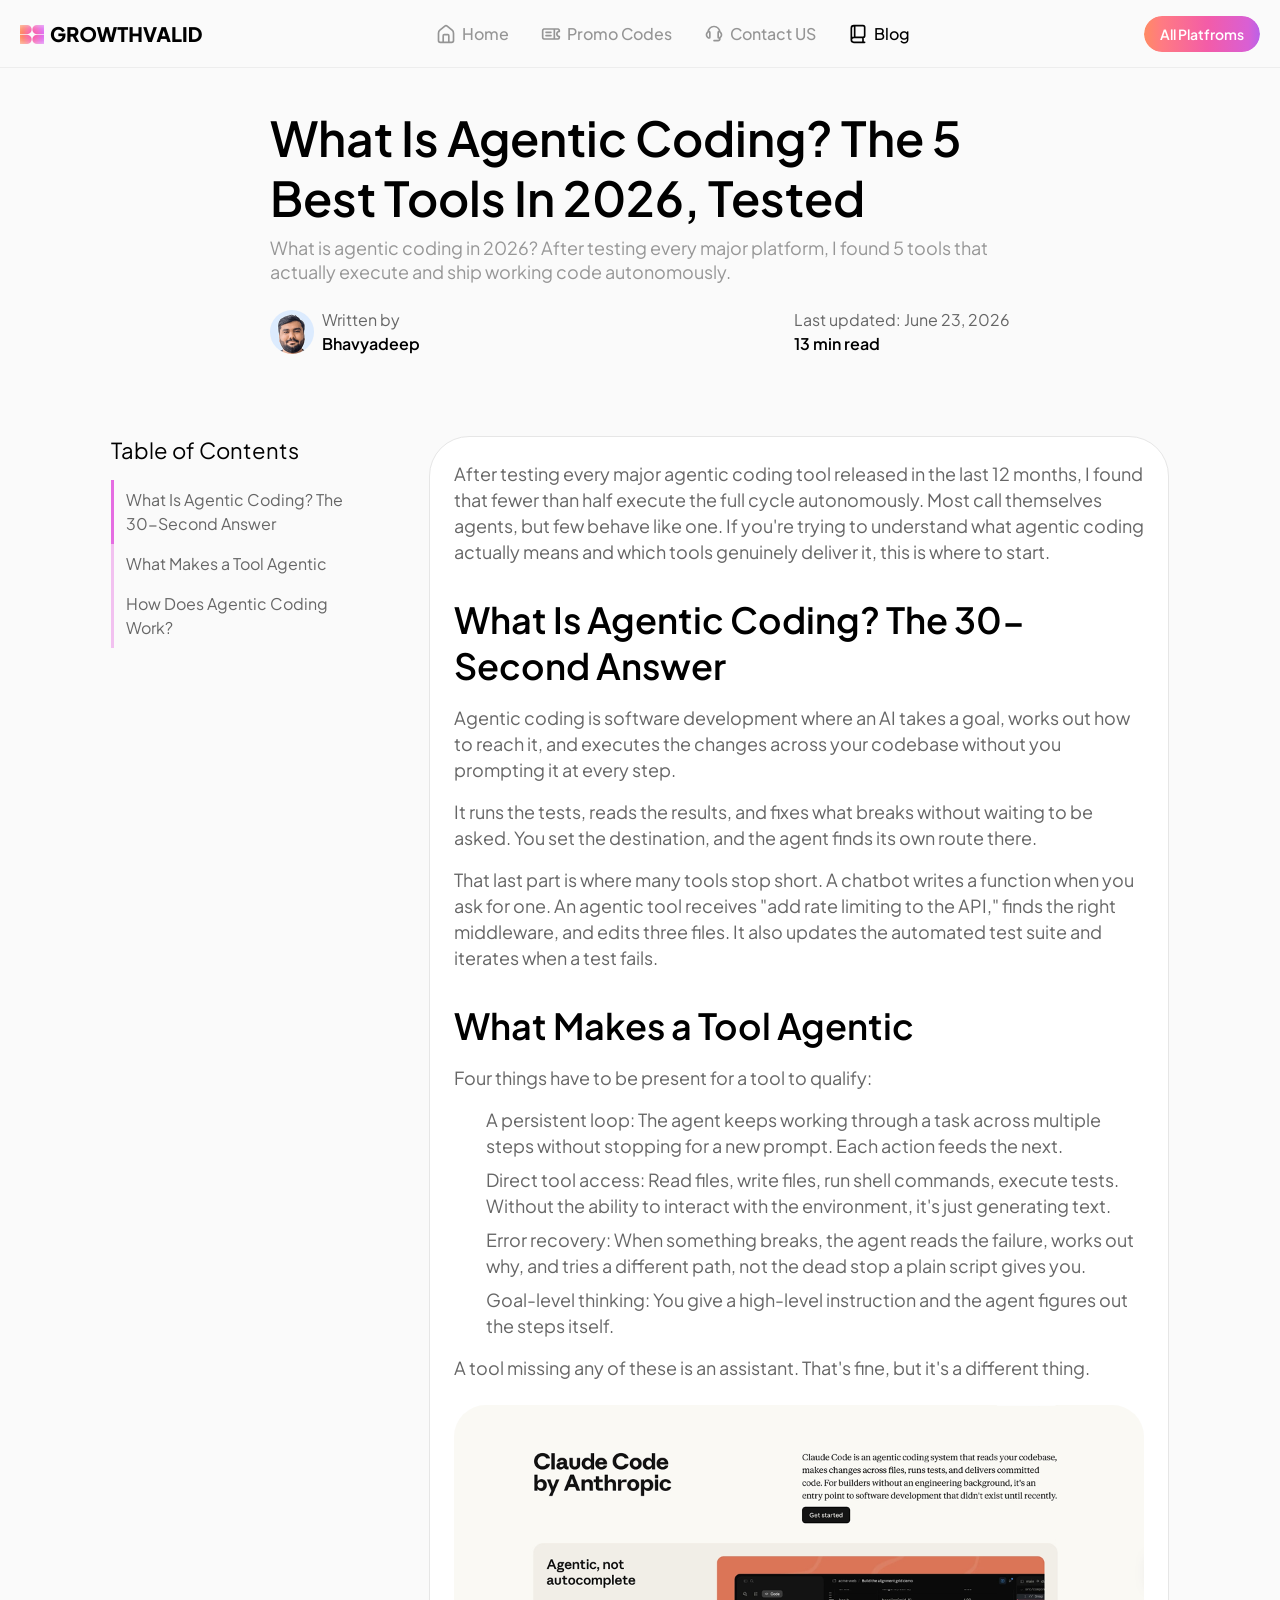
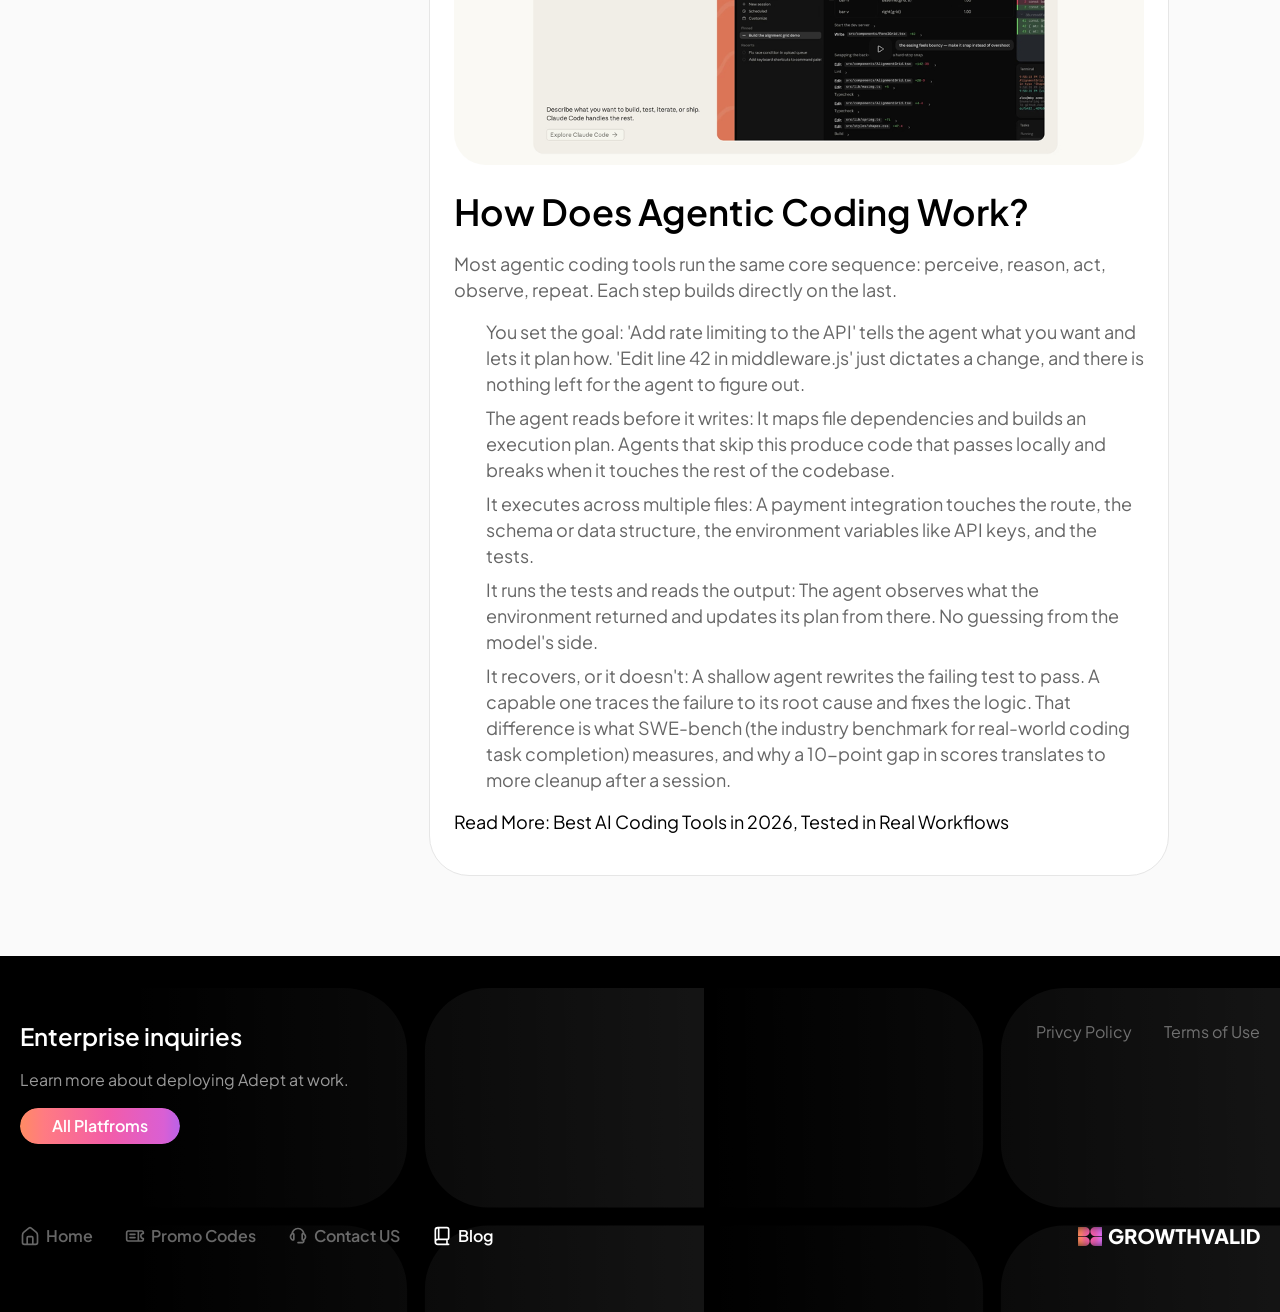
<file: single.html>
<!DOCTYPE html>
<html lang="en">

<head>
    <meta charset="UTF-8">
    <meta name="viewport" content="width=device-width, initial-scale=1.0">
    <title>Single Blog | Growthvalid</title>
    <link rel="preconnect" href="https://fonts.googleapis.com">
    <link rel="preconnect" href="https://fonts.gstatic.com" crossorigin>
    <link href="https://fonts.googleapis.com/css2?family=Plus+Jakarta+Sans:ital,wght@0,200..800;1,200..800&display=swap"
        rel="stylesheet">
    <link rel="stylesheet" href="assets/css/styles.css">
</head>

<body class="single-post">
    <div class="wrap-site ">
        <header class="site-header">
            <div class="container">
                <div class="wrap-header">
                    <div class="site-logo">
                        <a href="index.html"><img src="assets/images/Logo.png" alt="Logo"></a>
                    </div>
                    <div class="site-nav">
                        <ul>
                            <li>
                                <a href="index.html">
                                    <img src="assets/images/icon-home.svg" alt="">
                                    <span>Home</span>
                                </a>
                            </li>
                            <li>
                                <a href="promo-codes.html">
                                    <img src="assets/images/ticket.svg" alt="">
                                    <span>Promo Codes</span>
                                </a>
                            </li>
                            <li>
                                <a href="#">
                                    <img src="assets/images/headphones.svg" alt="">
                                    <span>Contact US</span>
                                </a>
                            </li>
                            <li class="current-menu-item">
                                <a href="blog.html">
                                    <img src="assets/images/book.svg" alt="">
                                    <span>Blog</span>
                                </a>
                            </li>
                        </ul>
                    </div>
                    <div class="sth-right-header">
                        <a class="btn-default" href="#"><span>All Platfroms</span></a>
                        <div class="sth-btn-mobile">
                            <span></span>
                            <span></span>
                            <span></span>
                        </div>
                    </div>
                </div>
            </div>
            <div class="wrap-header-mobile">
                <div class="site-nav-mobile">
                    <ul>
                        <li>
                            <a href="index.html">
                                <img src="assets/images/icon-home.svg" alt="">
                                <span>Home</span>
                            </a>
                        </li>
                        <li>
                            <a href="promo-codes.html">
                                <img src="assets/images/ticket.svg" alt="">
                                <span>Promo Codes</span>
                            </a>
                        </li>
                        <li>
                            <a href="#">
                                <img src="assets/images/headphones.svg" alt="">
                                <span>Contact US</span>
                            </a>
                        </li>
                        <li class="current-menu-item">
                            <a href="blog.html">
                                <img src="assets/images/book.svg" alt="">
                                <span>Blog</span>
                            </a>
                        </li>
                    </ul>
                </div>
                <div class="wrap-bottom-mobile">
                    <div class="menu-privacy">
                        <ul>
                            <li>
                                <a href="#">Privacy Policy</a>
                            </li>
                            <li>
                                <a href="#">Terms of Use</a>
                            </li>
                        </ul>
                    </div>
                    <div class="site-logo-mobile">
                        <img src="assets/images/Logo.png" alt="">
                    </div>
                </div>
            </div>
        </header>
    </div>

    <main id="main">
        <section class="single-header-sec">
            <div class="container">
                <h1 class="single-heading">What Is Agentic Coding? The 5 Best Tools in 2026, Tested</h1>
                <div class="single-excerpt">
                    What is agentic coding in 2026? After testing every major platform, I found 5 tools that actually
                    execute and ship working code autonomously.
                </div>
                <div class="single-infos">
                    <div class="single-author">
                        <img src="assets/images/author-img.png" alt="">
                        <div class="single-author__info">
                            <span>Written by</span>
                            <p>Bhavyadeep</p>
                        </div>
                    </div>
                    <div class="single-datetime">
                        <div class="date-updated"><span>Last updated: </span>
                            <span>June 23, 2026</span>
                        </div>
                        <div class="min-read">
                            13 min read
                        </div>
                    </div>
                </div>
            </div>
        </section>
        <section class="single-content-sec">
            <div class="container">

                <div class="single-content">

                    <aside class="single-toc">
                        <h3 class="single-toc__title">Table of Contents</h3>

                        <ul class="single-toc__list"></ul>
                    </aside>

                    <article class="single-article cs-content">

                        <p>
                            After testing every major agentic coding tool released in the last 12 months, I found that
                            fewer than half execute the full cycle autonomously. Most call themselves agents, but few
                            behave like one. If you're trying to understand what agentic coding actually means and which
                            tools genuinely deliver it, this is where to start.
                        </p>

                        <h2>What Is Agentic Coding? The 30-Second Answer</h2>

                        <p>
                            Agentic coding is software development where an AI takes a goal, works out how to reach it,
                            and executes the changes across your codebase without you prompting it at every step.
                        </p>

                        <p>
                            It runs the tests, reads the results, and fixes what breaks without waiting to be asked. You
                            set the destination, and the agent finds its own route there.
                        </p>
                        <p>That last part is where many tools stop short. A chatbot writes a function when you ask for
                            one. An agentic tool receives "add rate limiting to the API," finds the right middleware,
                            and edits three files. It also updates the automated test suite and iterates when a test
                            fails.</p>
                        <h2>What Makes a Tool Agentic</h2>

                        <p>
                            Four things have to be present for a tool to qualify:
                        </p>

                        <ul>
                            <li>A persistent loop: The agent keeps working through a task across multiple steps without
                                stopping for a new prompt. Each action feeds the next.</li>
                            <li>Direct tool access: Read files, write files, run shell commands, execute tests. Without
                                the ability to interact with the environment, it's just generating text.</li>
                            <li>Error recovery: When something breaks, the agent reads the failure, works out why, and
                                tries a different path, not the dead stop a plain script gives you.</li>
                            <li>Goal-level thinking: You give a high-level instruction and the agent figures out the
                                steps itself.</li>
                        </ul>
                        <p>A tool missing any of these is an assistant. That's fine, but it's a different thing.</p>
                        <p>
                            <img class="alignnone wp-image-123 size-full" src="assets/images/single-image-1.png" alt=""
                                width="800" height="500" />
                        </p>
                        <h2>How Does Agentic Coding Work?</h2>

                        <p>
                            Most agentic coding tools run the same core sequence: perceive, reason, act, observe,
                            repeat. Each step builds directly on the last.
                        </p>

                        <ul>
                            <li>You set the goal: 'Add rate limiting to the API' tells the agent what you want and lets
                                it plan how. 'Edit line 42 in middleware.js' just dictates a change, and there is
                                nothing left for the agent to figure out.</li>
                            <li>The agent reads before it writes: It maps file dependencies and builds an execution
                                plan. Agents that skip this produce code that passes locally and breaks when it touches
                                the rest of the codebase.</li>
                            <li>It executes across multiple files: A payment integration touches the route, the schema
                                or data structure, the environment variables like API keys, and the tests.</li>
                            <li>It runs the tests and reads the output: The agent observes what the environment returned
                                and updates its plan from there. No guessing from the model's side.</li>
                            <li>It recovers, or it doesn't: A shallow agent rewrites the failing test to pass. A capable
                                one traces the failure to its root cause and fixes the logic. That difference is what
                                SWE-bench (the industry benchmark for real-world coding task completion) measures, and
                                why a 10-point gap in scores translates to more cleanup after a session.</li>
                        </ul>

                        <p>
                            <a href="#"> Read More: Best AI Coding Tools in 2026, Tested in Real Workflows</a>
                        </p>

                    </article>

                </div>

            </div>
        </section>


    </main>
    <footer class="footer-site">
        <div class="footer-inner">
            <div class="footer-deco">
                <img src="assets/images/footer-image.svg" alt="" class="img-1 on-pc">
                <img src="assets/images/footer-image.svg" alt="" class="img-2 on-pc">
                <img src="assets/images/footer-deco-mb.svg" alt="" class="img-3 on-mb">
            </div>
            <div class="container">
                <div class="footer-content">
                    <div class="footer-left">
                        <div class="footer-left__top">
                            <div class="footer-title">Enterprise inquiries</div>
                            <p class="footer-desc">Learn more about deploying Adept at work.</p>
                            <a href="#" class="btn-default footer-btn"><span>All Platfroms</span></a>
                        </div>
                        <div class="footer-left__bottom">
                            <div class="footer-menus">
                                <ul>
                                    <li>
                                        <a href="index.html">
                                            <img src="assets/images/icon-home-white.svg" alt="">
                                            <span>Home</span>
                                        </a>
                                    </li>
                                    <li>
                                        <a href="promo-codes.html">
                                            <img src="assets/images/ticket-white.svg" alt="">
                                            <span>Promo Codes</span>
                                        </a>
                                    </li>
                                    <li>
                                        <a href="#">
                                            <img src="assets/images/headphones-white.svg" alt="">
                                            <span>Contact US</span>
                                        </a>
                                    </li>
                                    <li class="current-menu-item">
                                        <a href="#">
                                            <img src="assets/images/book-white.svg" alt="">
                                            <span>Blog</span>
                                        </a>
                                    </li>
                                </ul>
                            </div>
                        </div>
                    </div>
                    <div class="footer-right">
                        <div class="footer-links">
                            <ul>
                                <li>
                                    <a href="#">Privcy Policy</a>
                                </li>
                                <li>
                                    <a href="#">Terms of Use</a>
                                </li>
                            </ul>
                        </div>
                        <a href="index.html" class="footer-logo">
                            <img src="assets/images/logo-white.png" alt="">
                        </a>
                    </div>
                </div>
            </div>
        </div>
    </footer>

    <script src="assets/js/jquery-3.7.1.min.js"></script>
    <script src="assets/js/main.js"></script>
</body>

</html>
</file>
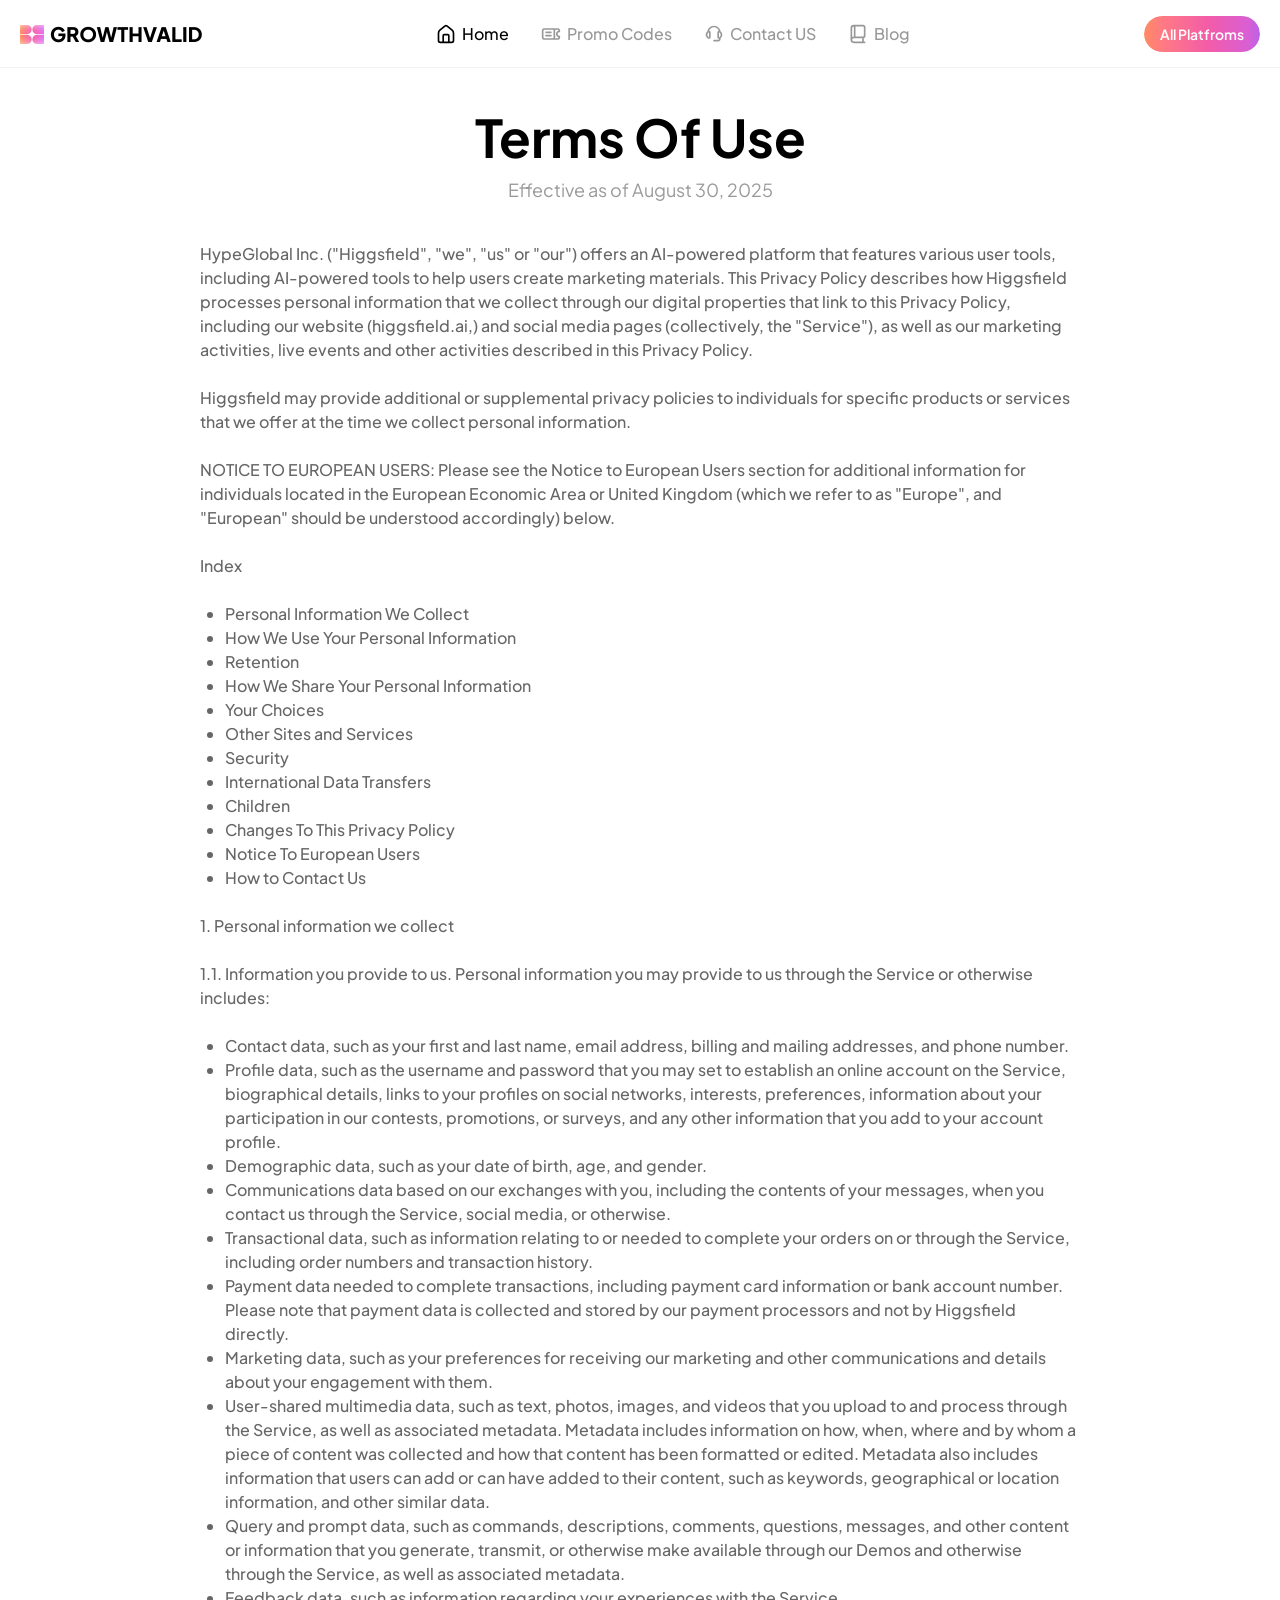
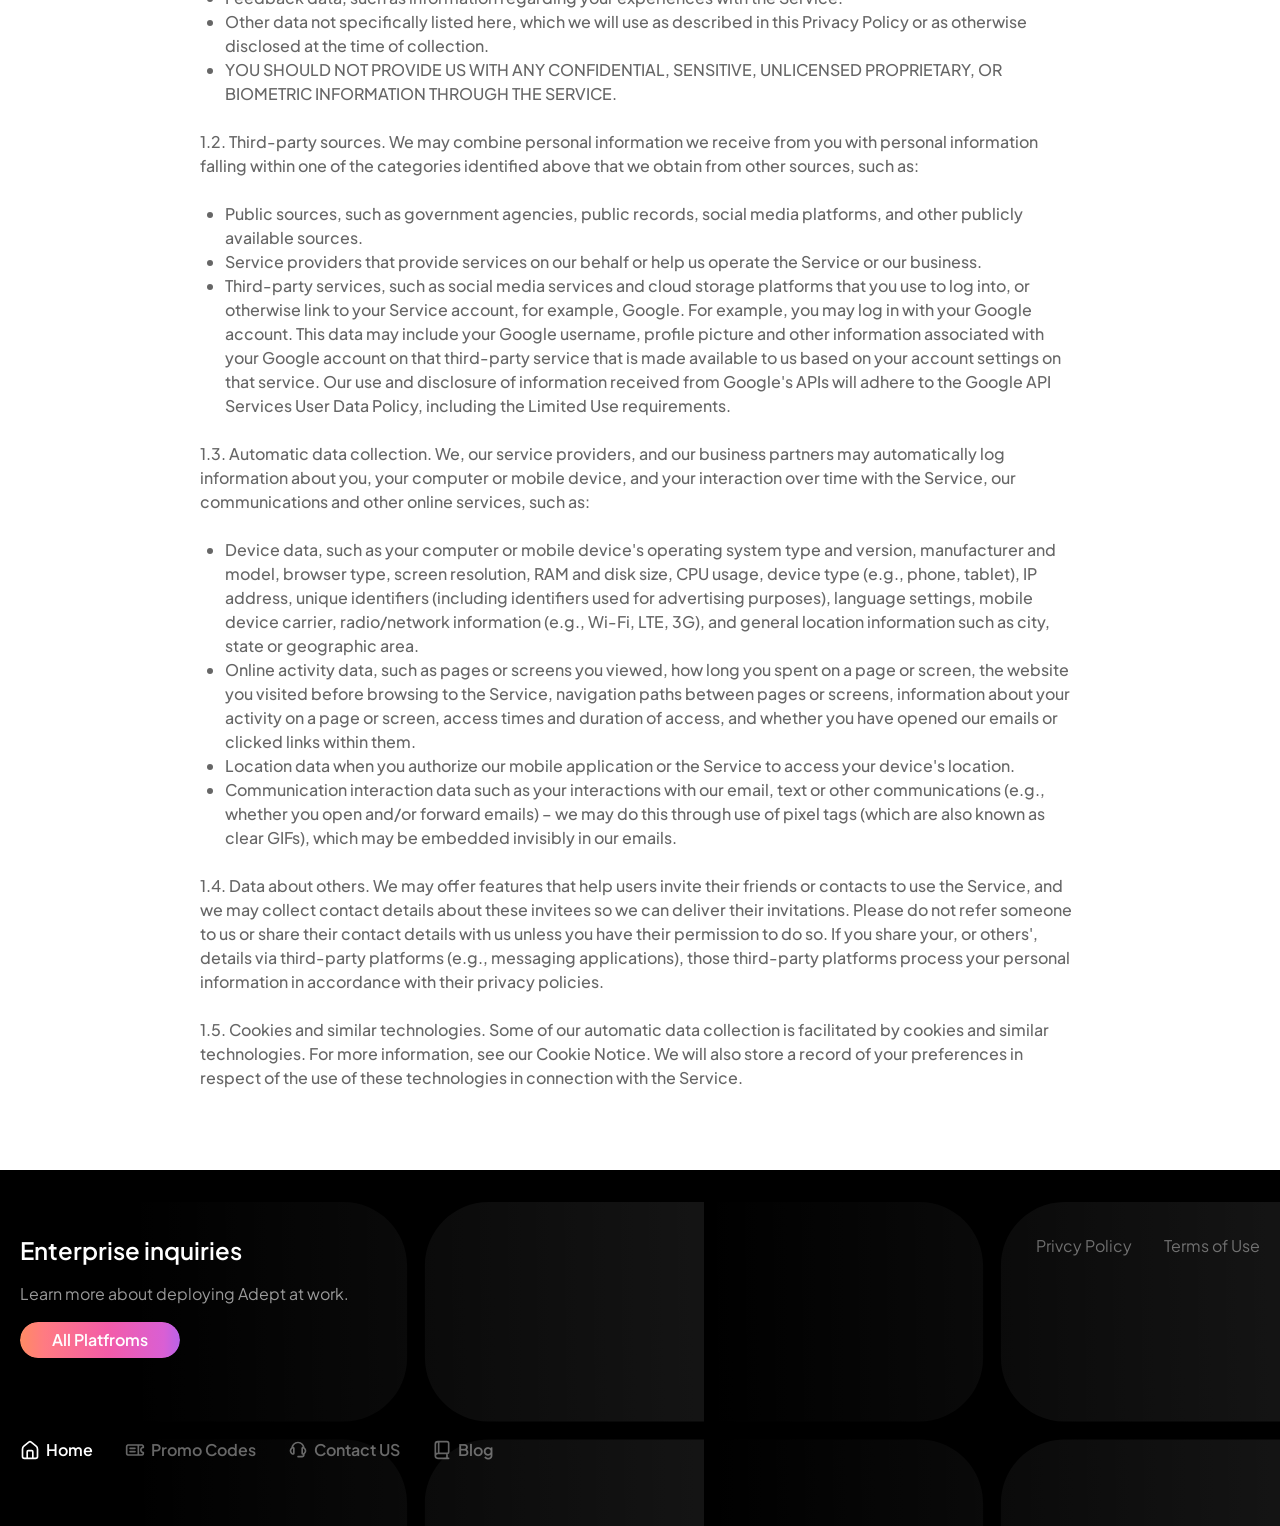
<file: terms.html>
<!DOCTYPE html>
<html lang="en">

<head>
    <meta charset="UTF-8">
    <meta name="viewport" content="width=device-width, initial-scale=1.0">
    <title>Growthvalid</title>
    <link rel="preconnect" href="https://fonts.googleapis.com">
    <link rel="preconnect" href="https://fonts.gstatic.com" crossorigin>
    <link href="https://fonts.googleapis.com/css2?family=Plus+Jakarta+Sans:ital,wght@0,200..800;1,200..800&display=swap"
        rel="stylesheet">
    <link rel="stylesheet" href="assets/css/styles.css">
    <link rel="stylesheet" href="assets/css/custom.css">
</head>

<body>
    <div class="wrap-site">
        <header class="site-header">
            <div class="container">
                <div class="wrap-header">
                    <div class="site-logo">
                        <a href="#"><img src="assets/images/Logo.png" alt="Logo"></a>
                    </div>
                    <div class="site-nav">
                        <ul>
                            <li class="current-menu-item">
                                <a href="#">
                                    <img src="assets/images/icon-home.svg" alt="">
                                    <span>Home</span>
                                </a>
                            </li>
                            <li>
                                <a href="#">
                                    <img src="assets/images/ticket.svg" alt="">
                                    <span>Promo Codes</span>
                                </a>
                            </li>
                            <li>
                                <a href="#">
                                    <img src="assets/images/headphones.svg" alt="">
                                    <span>Contact US</span>
                                </a>
                            </li>
                            <li>
                                <a href="#">
                                    <img src="assets/images/book.svg" alt="">
                                    <span>Blog</span>
                                </a>
                            </li>
                        </ul>
                    </div>
                    <div class="sth-right-header">
                        <a class="btn-default" href="#"><span>All Platfroms</span></a>
                        <div class="sth-btn-mobile">
                            <span></span>
                            <span></span>
                            <span></span>
                        </div>
                    </div>
                </div>
            </div>
            <div class="wrap-header-mobile">
                <div class="site-nav-mobile">
                    <ul>
                        <li class="current-menu-item">
                            <a href="#">
                                <img src="assets/images/icon-home.svg" alt="">
                                <span>Home</span>
                            </a>
                        </li>
                        <li>
                            <a href="#">
                                <img src="assets/images/ticket.svg" alt="">
                                <span>Promo Codes</span>
                            </a>
                        </li>
                        <li>
                            <a href="#">
                                <img src="assets/images/headphones.svg" alt="">
                                <span>Contact US</span>
                            </a>
                        </li>
                        <li>
                            <a href="#">
                                <img src="assets/images/book.svg" alt="">
                                <span>Blog</span>
                            </a>
                        </li>
                    </ul>
                </div>
                <div class="wrap-bottom-mobile">
                    <div class="menu-privacy">
                        <ul>
                            <li>
                                <a href="#">Privacy Policy</a>
                            </li>
                            <li>
                                <a href="#">Terms of Use</a>
                            </li>
                        </ul>
                    </div>
                    <div class="site-logo-mobile">
                        <img src="assets/images/Logo.png" alt="">
                    </div>
                </div>
            </div>
        </header>
    </div>

    <main id="main">
        <section class="legal-page">
            <div class="container">
                <div class="legal-wrapper">
                    <div class="legal-page__header">
                        <h1 class="legal-page__title">Terms Of Use</h1>
                        <p class="legal-page__updated">Effective as of August 30, 2025</p>
                    </div>

                    <div class="legal-page__content">
                        <p>HypeGlobal Inc. ("Higgsfield", "we", "us" or "our") offers an AI-powered platform that
                            features various user
                            tools, including AI-powered tools to help users create marketing materials. This Privacy
                            Policy describes how
                            Higgsfield processes personal information that we collect through our digital properties
                            that link to this
                            Privacy Policy, including our website (higgsfield.ai,) and social media pages (collectively,
                            the "Service"), as
                            well as our marketing activities, live events and other activities described in this Privacy
                            Policy.</p>

                        <p>Higgsfield may provide additional or supplemental privacy policies to individuals for
                            specific products or
                            services that we offer at the time we collect personal information.</p>

                        <p>NOTICE TO EUROPEAN USERS: Please see the Notice to European Users section for additional
                            information for
                            individuals located in the European Economic Area or United Kingdom (which we refer to as
                            "Europe", and
                            "European" should be understood accordingly) below.</p>

                        <p>Index</p>
                        <ul>
                            <li>Personal Information We Collect</li>
                            <li>How We Use Your Personal Information</li>
                            <li>Retention</li>
                            <li>How We Share Your Personal Information</li>
                            <li>Your Choices</li>
                            <li>Other Sites and Services</li>
                            <li>Security</li>
                            <li>International Data Transfers</li>
                            <li>Children</li>
                            <li>Changes To This Privacy Policy</li>
                            <li>Notice To European Users</li>
                            <li>How to Contact Us</li>
                        </ul>

                        <p>1. Personal information we collect</p>

                        <p>1.1. Information you provide to us. Personal information you may provide to us through the
                            Service or otherwise
                            includes:</p>
                        <ul>
                            <li>Contact data, such as your first and last name, email address, billing and mailing
                                addresses, and phone
                                number.</li>
                            <li>Profile data, such as the username and password that you may set to establish an online
                                account on the
                                Service, biographical details, links to your profiles on social networks, interests,
                                preferences,
                                information about your participation in our contests, promotions, or surveys, and any
                                other information that
                                you add to your account profile.</li>
                            <li>Demographic data, such as your date of birth, age, and gender.</li>
                            <li>Communications data based on our exchanges with you, including the contents of your
                                messages, when you
                                contact us through the Service, social media, or otherwise.</li>
                            <li>Transactional data, such as information relating to or needed to complete your orders on
                                or through the
                                Service, including order numbers and transaction history.</li>
                            <li>Payment data needed to complete transactions, including payment card information or bank
                                account number.
                                Please note that payment data is collected and stored by our payment processors and not
                                by Higgsfield
                                directly.</li>
                            <li>Marketing data, such as your preferences for receiving our marketing and other
                                communications and details
                                about your engagement with them.</li>
                            <li>User-shared multimedia data, such as text, photos, images, and videos that you upload to
                                and process through
                                the Service, as well as associated metadata. Metadata includes information on how, when,
                                where and by whom a
                                piece of content was collected and how that content has been formatted or edited.
                                Metadata also includes
                                information that users can add or can have added to their content, such as keywords,
                                geographical or
                                location information, and other similar data.</li>
                            <li>Query and prompt data, such as commands, descriptions, comments, questions, messages,
                                and other content or
                                information that you generate, transmit, or otherwise make available through our Demos
                                and otherwise through
                                the Service, as well as associated metadata.</li>
                            <li>Feedback data, such as information regarding your experiences with the Service.</li>
                            <li>Other data not specifically listed here, which we will use as described in this Privacy
                                Policy or as
                                otherwise disclosed at the time of collection.</li>
                            <li>YOU SHOULD NOT PROVIDE US WITH ANY CONFIDENTIAL, SENSITIVE, UNLICENSED PROPRIETARY, OR
                                BIOMETRIC INFORMATION
                                THROUGH THE SERVICE.</li>
                        </ul>

                        <p>1.2. Third-party sources. We may combine personal information we receive from you with
                            personal information
                            falling within one of the categories identified above that we obtain from other sources,
                            such as:</p>
                        <ul>
                            <li>Public sources, such as government agencies, public records, social media platforms, and
                                other publicly
                                available sources.</li>
                            <li>Service providers that provide services on our behalf or help us operate the Service or
                                our business.</li>
                            <li>Third-party services, such as social media services and cloud storage platforms that you
                                use to log into, or
                                otherwise link to your Service account, for example, Google. For example, you may log in
                                with your Google
                                account. This data may include your Google username, profile picture and other
                                information associated with
                                your Google account on that third-party service that is made available to us based on
                                your account settings
                                on that service. Our use and disclosure of information received from Google's APIs will
                                adhere to the Google
                                API Services User Data Policy, including the Limited Use requirements.</li>
                        </ul>

                        <p>1.3. Automatic data collection. We, our service providers, and our business partners may
                            automatically log
                            information about you, your computer or mobile device, and your interaction over time with
                            the Service, our
                            communications and other online services, such as:</p>
                        <ul>
                            <li>Device data, such as your computer or mobile device's operating system type and version,
                                manufacturer and
                                model, browser type, screen resolution, RAM and disk size, CPU usage, device type (e.g.,
                                phone, tablet), IP
                                address, unique identifiers (including identifiers used for advertising purposes),
                                language settings, mobile
                                device carrier, radio/network information (e.g., Wi-Fi, LTE, 3G), and general location
                                information such as
                                city, state or geographic area.</li>
                            <li>Online activity data, such as pages or screens you viewed, how long you spent on a page
                                or screen, the
                                website you visited before browsing to the Service, navigation paths between pages or
                                screens, information
                                about your activity on a page or screen, access times and duration of access, and
                                whether you have opened
                                our emails or clicked links within them.</li>
                            <li>Location data when you authorize our mobile application or the Service to access your
                                device's location.
                            </li>
                            <li>Communication interaction data such as your interactions with our email, text or other
                                communications (e.g.,
                                whether you open and/or forward emails) – we may do this through use of pixel tags
                                (which are also known as
                                clear GIFs), which may be embedded invisibly in our emails.</li>
                        </ul>

                        <p>1.4. Data about others. We may offer features that help users invite their friends or
                            contacts to use the
                            Service, and we may collect contact details about these invitees so we can deliver their
                            invitations. Please do
                            not refer someone to us or share their contact details with us unless you have their
                            permission to do so. If you
                            share your, or others', details via third-party platforms (e.g., messaging applications),
                            those third-party
                            platforms process your personal information in accordance with their privacy policies.</p>

                        <p>1.5. Cookies and similar technologies. Some of our automatic data collection is facilitated
                            by cookies and
                            similar technologies. For more information, see our Cookie Notice. We will also store a
                            record of your
                            preferences in respect of the use of these technologies in connection with the Service.</p>
                    </div>
                </div>
            </div>
        </section>

    </main>
    <footer class="footer-site">
        <div class="footer-inner">
            <div class="footer-deco">
                <img src="assets/images/footer-image.svg" alt="" class="img-1 on-pc">
                <img src="assets/images/footer-image.svg" alt="" class="img-2">
            </div>
            <div class="container">
                <div class="footer-content">
                    <div class="footer-left">
                        <div class="footer-left__top">
                            <div class="footer-title">Enterprise inquiries</div>
                            <p class="footer-desc">Learn more about deploying Adept at work.</p>
                            <a href="#" class="btn-default footer-btn"><span>All Platfroms</span></a>
                        </div>
                        <div class="footer-left__bottom">
                            <div class="footer-menus">
                                <ul>
                                    <li class="current-menu-item">
                                        <a href="#">
                                            <img src="assets/images/icon-home-white.svg" alt="">
                                            <span>Home</span>
                                        </a>
                                    </li>
                                    <li>
                                        <a href="#">
                                            <img src="assets/images/ticket-white.svg" alt="">
                                            <span>Promo Codes</span>
                                        </a>
                                    </li>
                                    <li>
                                        <a href="#">
                                            <img src="assets/images/headphones-white.svg" alt="">
                                            <span>Contact US</span>
                                        </a>
                                    </li>
                                    <li>
                                        <a href="#">
                                            <img src="assets/images/book-white.svg" alt="">
                                            <span>Blog</span>
                                        </a>
                                    </li>
                                </ul>
                            </div>
                        </div>
                    </div>
                    <div class="footer-right">
                        <div class="footer-links">
                            <ul>
                                <li>
                                    <a href="#">Privcy Policy</a>
                                </li>
                                <li>
                                    <a href="#">Terms of Use</a>
                                </li>
                            </ul>
                        </div>
                    </div>
                </div>
            </div>
        </div>
    </footer>

    <script src="assets/js/jquery-3.7.1.min.js"></script>
    <script src="assets/js/main.js"></script>
</body>

</html>
</file>
<file: assets/css/styles.css>
*,
*:before,
*:after {
    box-sizing: border-box;
}

* {
    margin: 0;
    padding: 0;
    font: inherit;
}

img,
picture,
svg,
video {
    display: block;
    max-width: 100%;
    height: auto;
}

html {
    scroll-behavior: smooth;
}

a {
    text-decoration: none;
    color: inherit;
    transition: all 0.3s ease-in-out;
}

input,
select,
textarea {
    background-color: transparent;
    outline: none;
}

button {
    cursor: pointer;
    background-color: transparent;
    outline: none;
    border: 0;
}

body {
    min-height: 100vh;
    font-weight: 400;
    font-size: 16px;
    font-family: "Plus Jakarta Sans", sans-serif;
    line-height: normal;
    color: #000;
    background: #fff;
}

p {
    margin-bottom: 1em;
}

p:last-child,
p:last-of-type {
    margin-bottom: 0;
}

body.menu-open {
    overflow: hidden;
}

.on-pc {
    display: block;
}

.on-mb {
    display: none;
}

.container {
    max-width: 1360px;
    padding-left: 20px;
    padding-right: 20px;
    margin-left: auto;
    margin-right: auto;
}

.site-header {
    border-bottom: 1px solid #0000000D;
    position: relative;
}

.wrap-header {
    display: flex;
    justify-content: space-between;
    align-items: center;
    padding: 16px 0 15px;
}

.btn-default {
    color: #fff;
    border-radius: 54px;
    padding: 8px 16px;
    font-weight: 600;
    font-size: 14px;
    line-height: 20px;
    letter-spacing: 0%;
    position: relative;
    overflow: hidden;
    display: inline-flex;
    justify-content: center;
    align-items: center;
}

.btn-default::before,
.btn-default::after {
    content: "";
    position: absolute;
    inset: 0;
    border-radius: inherit;
    transition: opacity .4s ease;
    z-index: 1;
    pointer-events: none;
}

.btn-default>* {
    position: relative;
    z-index: 2;
}

.btn-default::before {
    background: linear-gradient(90deg,
            #ff8b63 0%,
            #ff7b82 15%,
            #f35ca8 55%,
            #d95fd4 90%,
            #b962e8 100%);
}

.btn-default::after {
    background: linear-gradient(90deg,
            #b962e8 0%,
            #d95fd4 15%,
            #f35ca8 55%,
            #ff7b82 90%,
            #ff8b63 100%);
    opacity: 0;
}

.btn-default:hover::after {
    opacity: 1;
}

.site-logo {
    max-width: 182px;
}

.site-logo a {
    display: flex;
    align-items: center;
}

.site-logo img {
    vertical-align: middle;
}

.site-nav ul {
    display: flex;
    column-gap: 32px;
}

.site-nav li a {
    opacity: 0.4;
    transition: all 0.3s ease-in-out;
}

.site-nav li {
    list-style: none;
}

.site-nav li.active a {
    opacity: 1;
}

.site-nav li a {
    display: flex;
    align-items: center;
    font-weight: 500;
    font-size: 16px;
    line-height: 24px;
    letter-spacing: 0%;
    color: #000;
    gap: 6px;
    text-decoration: none;
}

.site-nav li a img {
    max-width: 20px;
}

.site-nav li a:hover {
    opacity: 1;
}

.site-nav li.current-menu-item a {
    opacity: 1;
}

.sth-btn-mobile {
    display: none;
    cursor: pointer;
    height: 36px;
    width: 36px;
    border-radius: 50%;
    align-items: center;
    justify-content: center;
    flex-direction: column;
    border: 1px solid #00000005;
    box-shadow:
        0px 0px 1px 0px rgba(2, 2, 3, 0.10),
        0px 1px 1px 0px rgba(2, 2, 3, 0.05),
        0px 2px 2px 0px rgba(2, 2, 3, 0.025),
        0px 4px 2px 0px rgba(2, 2, 3, 0.01);
}

.sth-btn-mobile span {
    display: block;
    width: 16px;
    height: 2px;
    background-color: #979797;
    margin-bottom: 4px;
    transition: all 0.3s ease-in-out;
    transform-origin: center;
}

.sth-btn-mobile span:last-child {
    margin-bottom: 0;
}

.sth-btn-mobile.active span:first-child {
    transform: translateY(6px) rotate(45deg);
}

.sth-btn-mobile.active span:nth-child(2) {
    transform: rotate(-45deg);
}

.sth-btn-mobile.active span:last-child {
    opacity: 0;
}

.sth-right-header {
    display: flex;
    gap: 16px;
    align-items: center;
}



.site-nav-mobile li a {
    display: flex;
    align-items: center;
    font-weight: 500;
    font-size: 24px;
    line-height: 30px;
    letter-spacing: 0%;
    color: #000;
    gap: 8px;
    text-decoration: none;
    opacity: 0.4;
}

.site-nav-mobile li {
    margin-bottom: 32px;
    list-style: none;
}

.site-nav-mobile li:last-child {
    margin-bottom: 0;
}

.site-nav-mobile li a img {
    width: 24px;
}

.site-nav-mobile li.current-menu-item a {
    opacity: 1;
}

.wrap-header-mobile {
    padding: 32px 20px 24px;
    min-height: calc(100dvh - 68px);
    display: flex;
    flex-direction: column;
    justify-content: space-between;
    gap: 48px;
    position: absolute;
    top: 100%;
    left: 0;
    width: 100%;
    z-index: 99;
    background: #fff;
    opacity: 0;
    visibility: hidden;
    transform: translateY(-10px);
    transition: all .4s ease;
    pointer-events: none;
}

.wrap-header-mobile.active {
    opacity: 1;
    visibility: visible;
    transform: translateY(0);
    pointer-events: auto;
}

.wrap-header-mobile .menu-privacy ul {
    list-style: none;
    display: flex;
    flex-wrap: wrap;
    gap: 32px;
    justify-content: center;
}

.wrap-header-mobile .menu-privacy ul li a {
    font-size: 16px;
    line-height: 1.5;
    opacity: 0.4;
}

.wrap-header-mobile .menu-privacy ul li a:hover {
    opacity: 1;
}

.site-logo-mobile {
    text-align: center;
    margin-top: 24px;
}

.site-logo-mobile img {
    max-width: 182px;
    width: 100%;
    margin: 0 auto;
}

.home-hero {
    background: url('../images/bg-1.png') no-repeat center / cover;
    padding: 50px 0;
    color: #fff;
    position: relative;
    overflow: hidden;
}

.home-hero .container {
    max-width: 1432px;
}

.home-hero__heading {
    font-weight: 800;
    font-size: 48px;
    line-height: 1.25;
    text-transform: uppercase;
    max-width: 60.48%;
}

.home-hero__image {
    position: absolute;
    right: 0px;
    top: 7%;
    width: 39.52%;
    z-index: 1;
}

.home-hero__image img {
    width: 100%;
}

.home-hero__image .img-mb {
    display: none;
}

.top-sites-sec {
    position: relative;
    z-index: 2;
    margin-top: -10px;
    padding-bottom: 32px;
}

.top-sites-sec .container {
    max-width: 1280px;
}

.top-sites__content {
    background-color: #fff;
    box-shadow: 0px 0px 200px 0px #2C2C2C12, 0px 0px 0px 10px #FFFFFF40;
    backdrop-filter: blur(200px);
    min-height: 204px;
    border-radius: 60px;
    -webkit-backdrop-filter: blur(200px);
    padding: 32px;

}

.top-sites__heading {
    font-size: 24px;
    line-height: 1.25;
    font-weight: 700;
}

.top-sites__more-plaforms {
    display: inline-flex;
    gap: 2px;
    font-weight: 500;
    font-size: 14px;
    line-height: normal;
}

.top-sites__more-plaforms img {
    width: 16px;
    height: 16px;
    object-fit: contain;
    margin-top: 2px;
}

.top-sites__content .top-sites__header {
    display: flex;
    align-items: center;
    justify-content: space-between;
    gap: 32px;
    margin-bottom: 24px;
}

.top-sites__more-plaforms span {
    display: inline-block;
    background: linear-gradient(90deg, #FE7053 0%, #E663A6 50.48%, #D75BE5 100%);
    -webkit-background-clip: text;
    background-clip: text;
    -webkit-text-fill-color: transparent;
    color: transparent;
}

.top-sites__list {
    display: grid;
    grid-template-columns: repeat(3, 1fr);
    grid-gap: 20px 16px;
}

.top-sites__list .item {
    position: relative;
    box-shadow: 0px 0px 20px 0px #541C411A;
    background: #FFFFFF01;
    padding: 16px;
    border-radius: 32px;

}

.top-sites__list .item-inner {
    display: flex;
    flex-wrap: wrap;
    gap: 16px;
    justify-content: space-between;
}

.top-sites__list .item-left {
    display: flex;
    align-items: center;
    gap: 12px;
}

.top-sites__list .item-right {
    display: flex;
    flex-direction: column;
    justify-content: space-between;
}

.top-sites__list .item-img {
    width: 54px;
    height: 54px;
    object-fit: contain;
    flex-shrink: 0;
    border-radius: 50%;
    filter:
        drop-shadow(0 0 1px rgba(2, 2, 3, 0.10)) drop-shadow(0 1px 1px rgba(2, 2, 3, 0.05)) drop-shadow(0 2px 2px rgba(2, 2, 3, 0.02)) drop-shadow(0 4px 2px rgba(2, 2, 3, 0.01));
}

.top-sites__list .item-title {
    font-weight: 800;
    font-size: 24px;
    text-transform: capitalize;
}

.top-sites__list .item-rating {
    display: flex;
    align-items: center;
    gap: 4px;
    padding: 3px 0;
}

.top-sites__list .item-rating .rating-number {
    font-weight: 600;
    font-size: 20px;
    line-height: 1;
    letter-spacing: 1px;
}

.top-sites__list .item-rating .rating-stars {
    display: flex;
}

.top-sites__list .item-rating .rating-stars img {
    width: 18px;
    height: 18px;
    object-fit: contain;
}

.top-sites__list .item-btn {
    padding: 4px 34px;
    font-size: 14px;
    line-height: 20px;
}

.top-sites__list .item-label {
    position: absolute;
    left: 50%;
    transform: translateX(-50%);
    top: -10px;
    font-weight: 700;
    font-size: 14px;
    display: inline-block;
    text-transform: uppercase;
    color: #FFFFFF;
    background: linear-gradient(91.83deg, #1872EC -65.41%, #30C0F0 -11.77%, #EC1886 41.87%, #DB05E1 95.51%, #1872EC 149.15%);
    padding: 3px 8px;
    border-radius: 999px;
    z-index: 2;
}

.top-sites__more-plaforms-mb {
    text-align: center;
    margin-top: 16px;
}

.all-sites-sec {
    padding-bottom: 80px;
}

.all-sites-sec .container {
    max-width: 1280px;
}

.all-sites__header {
    display: flex;
    flex-wrap: wrap;
    justify-content: space-between;
    gap: 32px;
    margin-bottom: 16px;
}

.all-sites__updatetime {
    display: inline-flex;
    align-items: center;
    gap: 6px;
    font-weight: 500;
    font-size: 16px;
    line-height: 20px;
    letter-spacing: 1px;
    opacity: 0.4;
}

.all-sites__updatetime img {
    width: 20px;
    height: 20px;
    object-fit: cover;
}

.all-sites__disclosure {
    display: flex;
    flex-wrap: wrap;
    font-weight: 500;
    font-size: 14px;
    line-height: 20px;
    letter-spacing: 1px;
    opacity: 0.2;
}

.all-sites__disclosure span {
    position: relative;
    padding: 0 10px;
}

.all-sites__disclosure span::before {
    content: "";
    position: absolute;
    position: absolute;
    top: 50%;
    transform: translateY(-50%);
    right: 0;
    width: 1px;
    height: 60%;
    background-color: #000000;
}

.all-sites__disclosure span:first-child {
    padding-left: 0;
}

.all-sites__disclosure span:last-child {
    padding-right: 0;
}

.all-sites__disclosure span:last-child::before {
    display: none;
}


.all-sites-content__tabs {
    display: flex;
    align-items: center;
    gap: 12px;
    justify-content: center;
    padding: 14px 0;
    margin-bottom: 16px;

    overflow-x: auto;
    overflow-y: hidden;

    white-space: nowrap;
}

.all-sites-content__tabs button {
    border: 2px solid transparent;
    background: transparent;
    padding: 4px 12px;
    cursor: pointer;
    font-weight: 600;
    font-size: 14px;
    line-height: 20px;
    letter-spacing: 0px;
    color: #000000;
    transition: all 0.3s ease-in-out;
    border-radius: 16px;
}

.all-sites-content__tabs button:hover {
    color: #EB188A;
}

.all-sites-content__tabs button.active {
    color: #EB188A;
    border-color: #EB188A;
    background-color: #FDEDFC;
}


.all-sites-content__list {
    display: flex;
    flex-direction: column;
    gap: 36px;
}

.site-card {
    position: relative;
    align-items: center;
    border-radius: 56px;
}

.site-card__inner {
    display: grid;
    grid-template-columns: 180px 1fr 200px 250px;
    align-items: center;
    gap: 57px;
    border-radius: inherit;
    padding: 16px 32px;
    background: #FFFFFF01;
    box-shadow: 0px 0px 20px 0px #541C411A;

}

.site-card.site-card-highlight {
    padding: 4px;
    background: linear-gradient(270deg, #FE7053 0%, #E663A6 50.48%, #D75BE5 100%);

}

.site-card.site-card-highlight .site-card__inner {
    background-color: #FFECFF;
    box-shadow: 0px 4px 20px 0px #541C411A;
}


.site-card__badges {
    position: absolute;
    top: -8px;
    left: 64px;
    display: flex;
    gap: 12px;
    flex-wrap: wrap;
    z-index: 2;
    white-space: nowrap;
}

.site-card__badges .badge {
    font-weight: 700;
    font-size: 14px;
    line-height: 18px;
    display: inline-flex;
    align-items: center;
    justify-content: center;
    padding: 3px 8px;
    border-radius: 999px;
    color: #fff;
    background-color: #287BFF;
}



.site-card__logo {
    text-align: center;
    display: flex;
    align-items: center;
    justify-content: center;
    flex-direction: column;
}

.site-card__logo .img-logo {
    width: 72px;
    height: 72px;
    border-radius: 50%;
    object-fit: contain;
    margin-bottom: 6px;
    filter:
        drop-shadow(0 0 1px rgba(2, 2, 3, 0.10)) drop-shadow(0 1px 1px rgba(2, 2, 3, 0.05)) drop-shadow(0 2px 2px rgba(2, 2, 3, 0.02)) drop-shadow(0 4px 2px rgba(2, 2, 3, 0.01));
}

.site-card__logo .logo-name {
    font-weight: 800;
    font-size: 28px;
    text-transform: capitalize;
    margin-bottom: 2px;
}

.site-card__stars {
    display: flex;
}

.site-card__stars img {
    width: 28px;
    height: 28px;
    object-fit: contain;
}


.site-card__content {
    display: flex;
    flex-direction: column;
    gap: 10px;
    padding: 16px 0;
}

.site-card__title {
    display: flex;
    align-items: center;
    gap: 12px;
}

.site-card__title .icon {
    width: 36px;
    height: 36px;
    border-radius: 50%;
    background-color: #fff;
    padding: 6px;
    flex-shrink: 0;
}

.site-card__title .icon img {
    width: 100%;
    height: 100%;
    object-fit: contain;
}

.site-card__title .title {
    font-weight: 700;
    font-size: 16px;
    line-height: 1.5;
}

.site-card__features {
    margin: 0;
    padding: 0;
    list-style: none;
}

.site-card__features li {
    position: relative;
    margin-bottom: 10px;
    font-weight: 500;
    font-size: 14px;
    letter-spacing: 1px;
    color: rgb(30, 30, 36, 0.6);
    padding: 1px 0 1px 26px;
}

.site-card__features li:last-child {
    margin-bottom: 0;
}

.site-card__features li::before {
    content: "";
    position: absolute;
    left: 0;
    top: 0;
    width: 20px;
    height: 20px;
    background: url('../images/check-icon.svg') no-repeat center / contain;
}




.site-card__score {
    display: flex;
    justify-content: center;
    align-items: center;
}

.site-card__score-mb {
    display: none;
}

.score-circle {
    border-radius: 50%;
    display: flex;
    justify-content: center;
    align-items: center;
}


.score-circle--1 {
    width: 100%;
    aspect-ratio: 1;
    background: rgba(255, 137, 92, 0.02);
    backdrop-filter: blur(30px);
    -webkit-backdrop-filter: blur(30px);
}

.score-circle--2 {
    width: calc(100% - 50px);
    aspect-ratio: 1;
    background: rgba(248, 117, 153, 0.04);
    backdrop-filter: blur(30px);
    -webkit-backdrop-filter: blur(30px);
}

.score-circle--3 {
    width: calc(100% - 50px);
    aspect-ratio: 1;
    background: #fff;
}


.site-card__score span {
    font-weight: 800;
    font-size: 46px;
    text-transform: uppercase;
    background: linear-gradient(90deg,
            #ff8b63 0%,
            #ff7b82 15%,
            #f35ca8 55%,
            #d95fd4 90%,
            #b962e8 100%);
    -webkit-background-clip: text;
    -webkit-text-fill-color: transparent;
}


.site-card.site-card-highlight .score-circle--1 {
    background: rgba(255, 137, 92, 0.04);
}

.site-card.site-card-highlight .score-circle--2 {
    background: rgba(248, 117, 153, 0.05);
}

.site-card__action {
    display: flex;
    align-items: center;
    justify-content: center;
    flex-direction: column;
    gap: 8px;
}

.site-card__label {
    font-weight: 600;
    font-size: 12px;
    line-height: 14px;
    display: inline-block;
    color: #43323B;
}

.site-card__button {
    font-size: 20px;
    line-height: 25px;
    padding: 13.5px 24px;
    width: 100%;
}

.gambling-sites-overview-sec {
    padding-bottom: 80px;
}

.gambling-sites-overview-sec .container {
    max-width: 1280px;
}

.gambling-sites-overview-sec .title {
    font-weight: 700;
    font-size: 36px;
    line-height: 48px;
    text-align: center;
    text-transform: capitalize;
    padding: 6px 0;
    margin-bottom: 24px;

}

.gambling-sites-overview-sec .desc {
    font-size: 16px;
    line-height: 1.5;
    color: rgba(0, 0, 0, 0.6);
    font-weight: 500;
}

.gambling-sites-overview-sec .overview-contents {
    display: flex;
    flex-direction: column;
    gap: 40px;
}

.faq-section {
    background-color: #F8F5F3;
    padding: 40px 0 80px;
}

.faq-section .container {
    max-width: 1280px;
}

.faq-header {
    display: flex;
    align-items: center;
    justify-content: center;
    flex-direction: column;
    text-align: center;
    gap: 6px;
    margin-bottom: 28px;
}

.faq-subheading {
    font-weight: 500;
    font-size: 12px;
    letter-spacing: 4px;
    text-transform: uppercase;
    background: radial-gradient(52.82% 244.64% at 50% 50%, #FF3838 0%, #FA7603 100%);
    -webkit-background-clip: text;
    background-clip: text;
    -webkit-text-fill-color: transparent;
    color: transparent;
}

.faq-heading {
    font-weight: 700;
    font-size: 36px;
    line-height: 48px;
    padding: 6px 0;
    text-transform: capitalize;
}

.faq-desc {
    font-size: 18px;
    line-height: 24px;
    color: rgba(0, 0, 0, 0.4);
}

.faq-list {
    display: flex;
    flex-direction: column;
    gap: 8px;
    max-width: 1000px;
    margin: 0 auto;
}

.faq-item {
    background: #fff;
    border-radius: 20px;
    overflow: hidden;
}

.faq-question {
    width: 100%;
    border: 0;
    cursor: pointer;
    display: flex;
    justify-content: space-between;
    align-items: center;
    padding: 24px;

}

.faq-question .faq-title {
    font-weight: 600;
    font-size: 18px;
    line-height: 24px;
}

.faq-toggle {
    width: 24px;
    height: 24px;
    flex-shrink: 0;
    border-radius: 50%;
    background-color: #F1F3F9;
    display: flex;
    justify-content: center;
    align-items: center;
    position: relative;
}

.faq-toggle img {
    position: absolute;
    top: 50%;
    left: 50%;
    transform: translate(-50%, -50%);
    width: 16px;
    transition: opacity .25s ease;
}

.faq-open {
    opacity: 1;
    width: 16px;
}

.faq-close {
    opacity: 0;
}

.faq-item.active .faq-open {
    opacity: 0;
}

.faq-item.active .faq-close {
    opacity: 1;
}

.faq-item.active .faq-toggle {
    background: radial-gradient(52.82% 244.64% at 50% 50%, #FF3838 0%, #FA7603 100%);

}

.faq-answer {
    display: none;
    padding: 0 24px 24px;
    font-weight: 500;
    font-size: 14px;
    line-height: 20px;
    color: rgba(0, 0, 0, 0.6);
}

.footer-site {
    background: #000;
    min-height: 356px;
    overflow: hidden;
    padding: 64px 0;
    color: #fff;
}

.footer-site .footer-deco {
    position: absolute;
    top: -32px;
    right: 0;
    pointer-events: none;
    display: flex;
}

.footer-inner {
    max-width: 1512px;
    margin: 0 auto;
    position: relative;
}

.footer-site .footer-deco img {
    width: 576px;
}

.footer-content {
    position: relative;
    z-index: 2;
    display: flex;
    justify-content: space-between;
    gap: 48px;
    flex-wrap: wrap;
}

.footer-left,
.footer-right {
    display: flex;
    flex-direction: column;
    justify-content: space-between;
    gap: 80px;
}

.footer-left {
    width: calc(65% - 24px);
}

.footer-right {
    width: calc(35% - 24px);
}

.footer-right {
    align-items: end;
}

.footer-title {
    font-weight: 600;
    font-size: 24px;
    line-height: 32px;
    margin-bottom: 16px;
}

.footer-desc {
    font-size: 16px;
    line-height: 24px;
    color: rgba(255, 255, 255, 0.6);
    padding-bottom: 16px;
}

.footer-site .footer-btn {
    padding: 8px 32px;
    font-size: 16px;
    line-height: 20px;
}

.footer-menus ul {
    list-style: none;
    display: flex;
    gap: 16px 32px;
    flex-wrap: wrap;
}

.footer-menus ul li a {
    display: flex;
    align-items: center;
    font-weight: 600;
    font-size: 16px;
    line-height: 24px;
    letter-spacing: 0%;
    gap: 6px;
    text-decoration: none;
    opacity: 0.4;
    transition: all 0.3s ease-in-out;
}

.footer-menus ul li a img {
    width: 20px;
    height: 20px;
    object-fit: contain;
}

.footer-menus ul li a:hover {
    opacity: 1;
}

.footer-menus ul li.current-menu-item a {
    opacity: 1;
}

.footer-links ul {
    list-style: none;
    display: flex;
    gap: 32px;
}

.footer-links ul li a {
    font-size: 16px;
    line-height: 24px;
    letter-spacing: 0%;
    opacity: 0.4;
    transition: all 0.3s ease-in-out;
}

.footer-links ul li a:hover {
    opacity: 1;
}

.footer-logo img {
    height: 24px;
    width: auto;
}

/* Promo Codes Page */
.promo-hero {
    padding: 40px 0;
}

.promo-hero .container {
    max-width: 1280px;
}

.promo-hero__content {
    text-align: center;
}

.promo-hero__heading {
    font-weight: 700;
    font-size: 52px;
    line-height: 60px;
    text-transform: capitalize;
}

.promo-hero__desc {
    color: rgba(0, 0, 0, 0.4);
    font-size: 18px;
    line-height: 24px;
    margin-top: 10px;
}

/* Blog Page */
.blog-hero {
    padding: 40px 0 80px;
}

.blog-hero .container {
    max-width: 1280px;
}

.blog-hero__header {
    text-align: center;
    margin-bottom: 40px;
}

.blog-hero__heading span {
    font-size: 52px;
    line-height: 60px;
    background: linear-gradient(90deg,
            #ff8b63 0%,
            #ff7b82 15%,
            #f35ca8 55%,
            #d95fd4 90%,
            #b962e8 100%);
    -webkit-background-clip: text;
    background-clip: text;
    -webkit-text-fill-color: transparent;
    color: transparent;
    margin-bottom: 10px;
    display: block;
}

.blog-hero__heading {
    font-weight: 700;
    font-size: 48px;
    line-height: 1.25;
    text-transform: capitalize;
}

.blog-hero__featured {
    display: flex;
    flex-wrap: wrap;
    gap: 32px;
    align-items: center;
}

.blog-hero__featured .left {
    width: calc(49.68% - 16px);
}

.blog-hero__featured .right {
    width: calc(50.32% - 16px);
    padding: 16px;
}

.blog-hero__featured .blog-img {
    aspect-ratio: 600/330;
    overflow: hidden;
    border-radius: 16px;
    display: block;
}

.blog-hero__featured .blog-img:hover img {
    transform: scale(1.05);
}

.blog-hero__featured .blog-img img {
    width: 100%;
    height: 100%;
    transition: all 0.4s ease;
    object-fit: cover;
}

.blog-hero__featured .blog-infos {
    font-size: 14px;
    color: rgba(0, 0, 0, 0.4);
    margin-bottom: 12px;
}

.blog-hero__featured .blog-infos span {
    display: inline-block;
}

.blog-hero__featured .blog-title {
    font-weight: 600;
    font-size: 36px;
    line-height: 1.25;
    margin-bottom: 6px;
}



.blog-hero__featured .blog-title:hover a {
    color: #f35ca8;
}

.blog-hero__featured .blog-excerpt {
    font-size: 16px;
    line-height: 24px;
    color: rgba(0, 0, 0, 0.4);
}

.blog-hero__featured .blog-author {
    display: flex;
    align-items: center;
    gap: 8px;
    margin-top: 32px;
}

.blog-hero__featured .blog-author img {
    width: 44px;
    height: 44px;
    object-fit: cover;
    border-radius: 50%;
    flex-shrink: 0;
}

.blog-hero__featured .blog-author__info {
    font-weight: 600;
    font-size: 16px;
    line-height: 24px;
}

.blog-hero__featured .blog-author__info span {
    color: #666666;
    font-weight: 400;
}

.blog-list-sec {
    padding-bottom: 80px;
}

.blog-list-sec .container {
    max-width: 1280px;
}

.blog-list {
    display: grid;
    grid-template-columns: repeat(3, 1fr);
    grid-gap: 32px;
}

.blog-item .item-img {
    aspect-ratio: 392/220;
    display: block;
    overflow: hidden;
    border-radius: 32px;
}

.blog-item .item-img img {
    width: 100%;
    height: 100%;
    transition: all 0.3s ease;
    object-fit: cover;
}

.blog-item:hover .item-img img {
    transform: scale(1.04);
}

.blog-item .item-content {
    padding: 16px;
}

.blog-item .item-title {
    font-weight: 500;
    font-size: 18px;
    transition: all 0.3s ease;
    line-height: 24px;
}

.blog-item .item-title:hover a {
    color: #f35ca8;
}

.blog-item .item-infos {
    margin-top: 12px;
    font-size: 14px;
    color: rgba(0, 0, 0, 0.4);
}

.blog-pagination {
    margin-top: 32px;
}

.blog-pagination .page-numbers {
    display: flex;
    justify-content: center;
    align-items: center;
    gap: 10px;
    list-style: none;
    padding: 0;
    margin: 0;
}

.blog-pagination .page-numbers li {
    margin: 0;
}

.blog-pagination a.page-numbers,
.blog-pagination span.page-numbers {
    display: flex;
    justify-content: center;
    align-items: center;
    min-width: 36px;
    height: 36px;
    border-radius: 999px;
    color: #222;
    text-decoration: none;
    transition: all .3s ease;
    font-weight: 700;
    font-size: 20px;
    text-align: center;
    background-color: #E6E6E6;
    color: rgba(0, 0, 0, 0.2);

}

.blog-pagination a.page-numbers:hover {
    color: #000;

}

.blog-pagination .current {
    color: #000 !important;
}

.blog-pagination .page-numbers .prev,
.blog-pagination .page-numbers .next {
    padding: 8px 16px;
    border-radius: 54px;
    font-weight: 600;
    font-size: 14px;
    line-height: 20px;
    background-color: #000000;
    color: #FFFFFF;
}

.blog-pagination .page-numbers .prev {
    margin-right: 6px;
}

.blog-pagination .page-numbers .next {
    margin-left: 6px;
}

.blog-pagination .page-numbers .prev:hover,
.blog-pagination .page-numbers .next:hover {
    background-color: #E6E6E6;
}

.blog-pagination .page-numbers.current,
.blog-pagination .page-numbers.disabled {
    cursor: default;
    pointer-events: none;
    color: #C4C4C4;
    background-color: #F7F7F7;
}

/* SINGLE BLOG  */
body.single-post {
    background-color: #FAFAFA;
}

.single-header-sec {
    padding: 40px 0;
}

.single-header-sec .container {
    max-width: 780px;
}

.single-heading {
    font-weight: 600;
    font-size: 48px;
    line-height: 1.25;
    text-transform: capitalize;
    margin-bottom: 8px;

}

.single-excerpt {
    font-size: 18px;
    line-height: 24px;
    color: rgba(0, 0, 0, 0.4);
}

.single-infos {
    display: flex;
    align-items: center;
    justify-content: space-between;
    gap: 24px;
    margin-top: 24px;
    flex-wrap: wrap;
}

.single-author {
    display: flex;
    align-items: center;
    gap: 8px;
}

.single-author img {
    width: 44px;
    height: 44px;
    border-radius: 50%;
    flex-shrink: 0;
}

.single-author__info {
    font-weight: 600;
    font-size: 16px;
    line-height: 24px;
}

.single-author__info span {
    font-weight: 400;
    color: #666666;
    display: block;
}

.single-datetime {
    font-size: 16px;
    line-height: 24px;
    font-weight: 600;
}

.single-datetime .date-updated {
    color: #666666;
    font-weight: 400;
}

.single-content-sec {
    padding: 40px 0 80px;
}

.single-content-sec .container {
    max-width: 1098px;
}

.single-content {
    display: flex;
    gap: 40px;
    align-items: flex-start;
}



.single-toc {
    width: 278px;
    flex-shrink: 0;
    position: sticky;
    top: 120px;
}

.single-toc__title {
    font-size: 22px;
    margin-bottom: 16px;

}

.single-toc__list {
    list-style: none;
}



.single-toc__list li {
    padding: 8px 12px;
    position: relative;
    border-left: 3px solid rgba(229, 109, 226, 0.4);
    transition: all 0.3s ease;
}

.single-toc__list li.active {
    border-color: #E56DE2;
}

.single-toc__list a {
    display: block;
    font-size: 16px;
    line-height: 24px;
    color: #666666;
}



.single-article {
    flex: 1;
    background: #fff;
    border: 1px solid #E6E6E6;
    border-radius: 40px;
    padding: 24px;
}

.cs-content h1,
.cs-content h2,
.cs-content h3,
.cs-content h4,
.cs-content h5,
.cs-content h6 {
    font-weight: 600;
}

.cs-content h1 {
    font-size: 42px;
    line-height: 52px;
    margin-bottom: 20px;
    padding-top: 20px;
}

.cs-content h2 {
    font-size: 36px;
    line-height: 46px;
    margin-bottom: 16px;
    padding-top: 16px;
}

.cs-content h3 {
    font-size: 30px;
    line-height: 40px;
    margin-bottom: 14px;
    padding-top: 14px;
}

.cs-content h4 {
    font-size: 24px;
    line-height: 34px;
    margin-bottom: 12px;
    padding-top: 12px;
}

.cs-content h5 {
    font-size: 20px;
    line-height: 30px;
    margin-bottom: 10px;
    padding-top: 10px;
}

.cs-content h6 {
    font-size: 18px;
    line-height: 28px;
    margin-bottom: 8px;
    padding-top: 8px;
}


.cs-content h2:first-child {
    padding-top: 0;
}

.cs-content p {
    font-size: 18px;
    margin-bottom: 16px;
    line-height: 26px;
    color: #666666;
}


.cs-content ul {
    list-style: none;
    padding: 0 0 0 32px;
    margin: 0 0 16px 0;
    font-size: 18px;
    color: #666666;
    line-height: 26px;
}

.cs-content ul li {
    margin-bottom: 8px;
}

.cs-content ul li:last-child {
    margin-bottom: 0;
}

.cs-content a {
    font-size: 18px;
    line-height: 26px;
    color: #000;
}

.cs-content a:hover {
    color: #E56DE2;
}

.cs-content img {
    width: 100%;
    border-radius: 32px;
    margin-top: 24px;
}

.cs-content p:has(img) {
    margin-bottom: 8px;
}




@media screen and (max-width: 1200px) {
    .top-sites__list {
        grid-template-columns: repeat(2, 1fr);
    }

    .site-card__inner {
        gap: 32px;
        grid-template-columns: 150px 1fr 180px 180px;
        padding: 16px 24px;
    }

    .site-card__score span {
        font-size: 36px;
    }
}

@media screen and (max-width: 1023px) {
    .sth-btn-mobile {
        display: flex;
    }

    .site-nav {
        display: none;
    }

    .home-hero__heading {
        max-width: 50%;
        font-size: 40px;
    }

    .home-hero__image {
        width: 50%;
        top: auto;
        bottom: 0;
        right: -10px;
    }

    .top-sites__list .item-rating {
        flex-direction: column;
    }

    .top-sites__list .item-btn {
        padding: 4px 20px;
    }

    .top-sites__list .item-img {
        width: 52px;
        height: 52px;
    }

    .top-sites-sec {
        padding-bottom: 80px;
    }

    .site-card__score-pc {
        display: none;
    }

    .site-card__score-mb {
        display: flex;
        width: 60px;
        height: 60px;
        background-color: #fff;
        border-radius: 50%;
        border: 1px solid rgba(0, 0, 0, 0.02);
        box-shadow: 0px 0px 1px 0px rgba(2, 2, 3, 0.1),
            0px 1px 1px 0px rgba(2, 2, 3, 0.05),
            0px 2px 2px 0px rgba(2, 2, 3, 0.03),
            0px 4px 2px 0px rgba(2, 2, 3, 0.01);
    }

    .site-card.site-card-highlight .site-card__score-mb {
        border-color: transparent;
        box-shadow: none;

    }

    .site-card__score-mb span {
        font-size: 24px;
    }

    .site-card__inner {
        grid-template-columns: 1fr;
        padding: 20px 32px;
    }

    .site-card__logo {
        flex-direction: row;
        gap: 24px;
        padding-top: 12px;
    }

    .site-card__logo .img-logo {
        margin-bottom: 0;
    }

    .site-card__content {
        padding: 0;
    }

    .all-sites__header {
        text-align: center;
        justify-content: center;
        gap: 24px;
    }

    .all-sites__disclosure span {
        padding: 0 0.25em 0 0;
    }

    .all-sites__disclosure span::before {
        display: none;
    }

    .all-sites-content__tabs {
        justify-content: stretch;
    }

    .gambling-sites-overview-sec .title {
        font-size: 34px;
        margin-bottom: 20px;
    }

    .faq-heading {
        font-size: 34px;
    }

    .footer-menus ul {
        gap: 20px;
    }

    /* Promo Codes PAGE */
    .promo-hero__heading {
        font-size: 48px;
        line-height: 1.25;
    }

    /* BLOG PAGE */
    .blog-hero__heading,
    .blog-hero__heading span {
        font-size: 48px;
        line-height: 1.25;
        margin-bottom: 0;
    }


    .blog-hero__featured .right {
        padding: 0;
    }

    .blog-hero__featured .blog-title {
        font-size: 30px;
    }

    .blog-hero__featured .blog-author {
        margin-top: 24px;
    }

    .blog-list {
        grid-template-columns: repeat(2, 1fr)
    }

    /* SINGLE BLOG */
    .single-heading {
        font-size: 36px;
    }

    .single-content {
        gap: 32px;
    }

    .single-toc {
        width: 250px;
    }

    .cs-content h1 {
        font-size: 38px;
        line-height: 1.25;
    }

    .cs-content h2 {
        font-size: 32px;
        line-height: 1.25;
    }

    .cs-content h3 {
        font-size: 28px;
        line-height: 1.3;
    }

    .cs-content h4 {
        font-size: 22px;
        line-height: 1.35;
    }

    .cs-content h5 {
        font-size: 18px;
        line-height: 1.4;
    }

    .cs-content h6 {
        font-size: 16px;
        line-height: 1.5;
    }
}

@media screen and (max-width: 767px) {
    .on-pc {
        display: none;
    }

    .on-mb {
        display: block;
    }

    .wrap-header-mobile {
        min-height: calc(100dvh - 65px);
    }

    .site-logo {
        max-width: 152px;
    }

    .sth-btn-mobile {
        width: 34px;
        height: 34px;
    }

    .sth-right-header {
        gap: 10px;
    }

    .btn-default {
        font-size: 12px;
        padding: 7.5px 12px;
        line-height: normal;
    }

    .home-hero {
        padding-top: 16px;
        min-height: 372px;
        background-image: url('../images/bg-2.png');
    }

    .home-hero .container {
        padding: 0 16px;
    }

    .home-hero__heading {
        max-width: 268px;
        font-size: 32px;
    }

    .home-hero__image {
        width: 417px;
        bottom: 52px;
        right: -133px;
    }

    .home-hero__image .img-mb {
        display: block;
    }

    .home-hero__image .img-pc {
        display: none;
    }

    .top-sites__list {
        grid-template-columns: 1fr;
    }

    .top-sites__content {
        padding: 20px;
        border-radius: 32px;
    }

    .top-sites-sec .container {
        padding: 0;
    }

    .top-sites__content .top-sites__header {
        text-align: center;
        justify-content: center;
    }

    .top-sites__heading {
        font-size: 20px;
    }

    .top-sites-sec {
        margin-top: -158px;
        padding-bottom: 60px;
    }

    .top-sites__list .item {
        padding: 16px;
    }

    .top-sites__list .item-btn {
        width: 100%;
        margin-top: 10px;
        padding: 8px 24px;
    }

    .top-sites__list .item-label {
        font-size: 12px;
        line-height: 14px;
        top: -6px;
    }

    .all-sites__updatetime {
        font-size: 14px;
        line-height: 18px;
    }

    .all-sites__updatetime img {
        width: 18px;
        height: 18px;
    }

    .all-sites__header {
        gap: 12px;
    }

    .all-sites__disclosure {
        font-size: 12px;
        line-height: 15px;
    }



    .all-sites-content__tabs button {
        padding: 4px 10px;
        gap: 6px;
    }

    .site-card {
        border-radius: 40px;
    }

    .site-card__badges {
        flex-direction: column;
        gap: 6px;
        left: 50%;
        transform: translateX(-50%);
        top: -36px;
        align-items: center;
    }

    .site-card__badges .badge {
        font-size: 12px;
        line-height: 14px;
    }

    .site-card__logo .img-logo {
        width: 62px;
        height: 62px;
    }

    .site-card__logo {
        gap: 16px;
        padding-top: 0;
    }

    .site-card__inner {
        padding: 16px 20px;
        gap: 24px;
    }

    .site-card__logo .logo-name {
        font-size: 22px;
    }

    .site-card__stars img {
        width: 22px;
        height: 22px;
    }

    .site-card__score-mb {
        width: 46px;
        height: 46px;
    }

    .site-card__score-mb span {
        font-size: 21.16px;
    }

    .site-card__title .title {
        font-size: 14px;
        line-height: 20px;
    }

    .site-card__title .icon {
        width: 32px;
        height: 32px;
    }

    .site-card__features li {
        font-size: 12px;
        padding: 2.5px 0 2.5px 26px;
    }

    .site-card__button {
        font-size: 20px;
        line-height: 25px;
        padding: 13.5px 24px;
    }

    .all-sites-sec {
        padding-bottom: 60px;
    }

    .all-sites-content__list {
        gap: 32px;
    }

    .site-card.site-card-highlight {
        margin-top: 36px;
    }

    .gambling-sites-overview-sec .title {
        font-size: 32px;
        line-height: 1.375;
        padding: 0;
        margin-bottom: 16px;
    }

    .gambling-sites-overview-sec .desc {
        font-size: 14px;
        line-height: 20px;
    }

    .gambling-sites-overview-sec {
        padding-bottom: 60px;
    }

    .faq-section {
        padding: 20px 0 60px;
    }

    .faq-heading {
        font-size: 32px;
        line-height: 44px;
        padding: 0;
    }

    .faq-desc {
        font-size: 16px;
        line-height: 22px;
    }

    .faq-header {
        margin-bottom: 24px;
    }

    .faq-question {
        padding: 20px;
    }

    .faq-answer {
        padding: 0 20px 20px;
        font-size: 12px;
        line-height: 18px;
    }

    .faq-question .faq-title {
        font-size: 16px;
        line-height: 22px;
    }

    .footer-left,
    .footer-right {
        gap: 24px;
        width: 100%;
    }


    .footer-site {
        padding: 24px 0;
    }

    .footer-title {
        font-size: 22px;
        line-height: 28px;
        margin-bottom: 12px;
    }

    .footer-desc {
        font-size: 14px;
        line-height: 20px;
    }

    .footer-btn {
        width: 100%;
    }

    .footer-menus ul {
        display: grid;
        grid-template-columns: repeat(2, 1fr);
        gap: 32px;
    }

    .footer-content {
        gap: 80px;
    }

    .footer-right {
        align-items: center;
    }

    .footer-site .footer-deco {
        top: 64px;
        left: -50px;
        right: -50px;
    }

    .footer-site .footer-deco img {
        width: 100%;
    }

    /* Promo Codes PAGE */
    .promo-hero {
        padding: 32px 0;
    }

    .promo-hero__heading {
        font-size: 36px;
    }

    .promo-hero__desc {
        font-size: 16px;
        line-height: 20px;
    }

    /* BLOG PAGE */
    .blog-hero {
        padding: 32px 0 60px;
    }

    .blog-hero__heading,
    .blog-hero__heading span {
        font-size: 36px;
    }

    .blog-hero__header {
        margin-bottom: 32px;
    }

    .blog-hero__featured {
        gap: 16px;
    }

    .blog-hero__featured .left,
    .blog-hero__featured .right {
        width: 100%;
    }

    .blog-hero__featured .blog-img {
        aspect-ratio: 335/190;
    }

    .blog-hero__featured .blog-title {
        font-size: 24px;
    }

    .blog-hero__featured .blog-excerpt {
        font-size: 14px;
        line-height: 20px;
    }

    .blog-hero__featured .blog-author img {
        width: 36px;
        height: 36px;
    }

    .blog-hero__featured .blog-author__info {
        font-size: 14px;
        line-height: 18px;
    }

    .blog-list {
        grid-template-columns: 1fr;
    }

    .blog-pagination .page-numbers .prev,
    .blog-pagination .page-numbers .next {
        font-size: 12px;
        line-height: 14px;
        padding: 7px 16px;
        height: auto;
    }

    .blog-pagination a.page-numbers,
    .blog-pagination span.page-numbers {
        min-width: 32px;
        height: 32px;
        font-size: 18px;
    }

    .blog-item .item-content {
        padding: 16px 0 0 0;
    }

    .blog-item .item-img {
        aspect-ratio: 335/190;
    }

    .blog-list-sec {
        padding-bottom: 60px;
    }

    /* SINGLE BLOG */
    .single-header-sec {
        padding: 32px 0;
    }

    .single-heading {
        font-size: 32px;
        margin-bottom: 8px;
    }

    .single-excerpt {
        font-size: 14px;
        line-height: 20px;
    }

    .single-author img {
        width: 36px;
        height: 36px;
    }

    .single-author__info {
        font-size: 14px;
        line-height: 18px;
    }

    .single-datetime {
        font-size: 12px;
        line-height: 15px
    }

    .single-datetime .min-read {
        font-size: 14px;
        line-height: 18px;
    }

    .single-content-sec {
        padding: 0 0 60px;
    }

    .single-content {
        flex-direction: column;
        gap: 60px;
    }

    .single-toc {
        width: 100%;
        position: static;
        padding: 0 20px;
    }

    .single-toc__title {
        font-size: 18px;
        line-height: 23px;
    }

    .single-toc__list a {
        font-size: 14px;
        line-height: 20px;
    }

    .single-content-sec .container {
        padding: 0;
    }

    .single-article {
        padding: 20px;
        border-radius: 32px;
    }

    .cs-content p,
    .cs-content ul,
    .cs-content a {
        font-size: 16px;
        line-height: 22px;
    }

    .cs-content h1 {
        font-size: 34px;
        line-height: 44px;
    }

    .cs-content h2 {
        font-size: 28px;
        line-height: 38px;
    }

    .cs-content h3 {
        font-size: 24px;
        line-height: 34px;
    }

    .cs-content h4 {
        font-size: 20px;
        line-height: 30px;
    }

    .cs-content h5 {
        font-size: 18px;
        line-height: 28px;
    }

    .cs-content h6 {
        font-size: 16px;
        line-height: 26px;
    }
}
</file>
<file: assets/css/custom.css>
.contact-section {
  padding: 40px 0 80px;
}
.contact-wrapper {
  display: flex;
  align-items: flex-start;
  gap: 80px;
}
.contact__box {
  display: flex;
  padding: 24px;
  flex-direction: column;
  align-items: flex-start;
  align-self: stretch;
  border-radius: 32px;
  background: #000;

  width: calc(50% - 40px);
}
.contact__intro {
  width: calc(50% - 40px);
  display: flex;
  flex-direction: column;
  justify-content: space-between;
  align-items: flex-start;
  align-self: stretch;
  gap: 32px;
}
.contact__field {
  width: 100%;
  margin-bottom: 12px;
}
.contact__field input,
.contact__field textarea {
  display: flex;
  padding: 16px;
  align-items: center;
  align-self: stretch;
  border-radius: 20px;
  background: #2a2b2f;
  font-family: "Plus Jakarta Sans";
  font-size: 18px;
  font-style: normal;
  font-weight: 400;
  line-height: 24px;
  color: #fff;
  text-transform: capitalize;
  width: 100%;
  border: none;
  outline: none;
}
.contact__field textarea {
  min-height: 180px;
  resize: block;
}
.contact__field input::placeholder,
.contact__field textarea::placeholder {
  color: #777985;
}
.contact__form {
  width: 100%;
}
.contact__field--submit input {
  color: #fff;
  font-family: "Plus Jakarta Sans";
  font-size: 22px;
  font-style: normal;
  font-weight: 700;
  line-height: normal;
  display: flex;
  padding: 16px 24px;
  justify-content: center;
  align-items: center;
  align-self: stretch;
  cursor: pointer;
  background: none;
}
.contact__field--submit {
  padding: 0;
  margin: 12px 0 0;
  cursor: pointer;
}
.contact__eyebrow {
  color: #777985;
  font-family: "Plus Jakarta Sans";
  font-size: 14px;
  font-style: normal;
  font-weight: 400;
  line-height: normal;
  text-transform: uppercase;
  display: block;
  margin-bottom: 16px;
}
.contact__title {
  color: #000;
  font-family: "Plus Jakarta Sans";
  font-size: 52px;
  font-style: normal;
  font-weight: 600;
  line-height: 115.385%;
  margin-bottom: 16px;
  text-transform: capitalize;
}
.contact__desc {
  color: rgba(0, 0, 0, 0.4);
  font-family: "Plus Jakarta Sans";
  font-size: 18px;
  font-style: normal;
  font-weight: 400;
  line-height: 133.333%;
}
.contact__trusted-label {
  color: #777985;
  font-family: "Plus Jakarta Sans";
  font-size: 14px;
  font-style: normal;
  font-weight: 400;
  line-height: normal;
  text-transform: uppercase;
  margin-bottom: 24px;
  display: block;
}

.contact__logos {
  overflow: hidden;
  width: 100%;
  -webkit-mask-image: linear-gradient(
    90deg,
    rgba(0, 0, 0, 0) 0%,
    #000000 12.5%,
    #000000 87.5%,
    rgba(0, 0, 0, 0) 100%
  );
  mask-image: linear-gradient(
    90deg,
    rgba(0, 0, 0, 0) 0%,
    #000000 12.5%,
    #000000 87.5%,
    rgba(0, 0, 0, 0) 100%
  );
}
.contact__logos-track {
  margin: 10px 0 9px;
  display: flex;
  height: 50px;
  align-items: center;
  gap: 32px;
  width: max-content;
  animation: contact-logos-scroll 20s linear infinite;
}

.contact__logos-track img {
  max-height: 40px;
  width: auto;
  flex-shrink: 0;
  display: block;
  object-fit: contain;
}

@keyframes contact-logos-scroll {
  from {
    transform: translateX(0);
  }

  to {
    transform: translateX(-50%);
  }
}
.contact__trusted {
  width: 100%;
}

@media (max-width: 992px) {
  .contact__title {
    font-size: 42px;
  }
}
@media (max-width: 767px) {
  .contact-wrapper {
    display: flex;
    gap: 32px;
    flex-direction: column;
  }
  .contact__intro {
    width: 100%;
  }
  .contact__box {
    width: 100%;
  }
  .contact__title {
    font-size: 36px;
    text-align: center;
    line-height: 125%;
    margin-bottom: 10px;
  }
  .contact-section {
    padding: 32px 0 60px;
  }
  .contact__eyebrow {
    text-align: center;
    color: #777985;
    margin-bottom: 10px;
    font-size: 12px;
  }
  .contact__desc {
    text-align: center;
    font-size: 16px;
  }
  .contact__trusted-label {
    margin-bottom: 12px;
    text-align: center;
    font-size: 12px;
  }
  .contact__field input,
  .contact__field textarea {
    font-size: 16px;
    line-height: normal;
  }
  .contact__box {
    padding: 20px;
  }
}

.legal-wrapper {
  max-width: 1000px;
  margin: 0 auto;
}
.legal-page {
  padding: 40px 0 80px;
}
.legal-page__title {
  color: #000;
  text-align: center;
  font-family: "Plus Jakarta Sans";
  font-size: 52px;
  font-style: normal;
  font-weight: 700;
  line-height: 115.385%;
  text-transform: capitalize;
  margin-bottom: 10px;
}
.legal-page__updated {
  color: rgba(0, 0, 0, 0.4);
  text-align: center;
  font-family: "Plus Jakarta Sans";
  font-size: 18px;
  font-style: normal;
  font-weight: 400;
  line-height: 133.333%;
}
.legal-page__header {
  margin-bottom: 40px;
}
.legal-page__content {
  color: rgba(0, 0, 0, 0.6);
  font-family: "Plus Jakarta Sans";
  font-size: 16px;
  font-style: normal;
  font-weight: 500;
  line-height: 150%;
  max-width: 880px;
  margin: 0 auto;
}
.legal-page__content ul,
.legal-page__content ol {
  margin-bottom: 24px;
  margin-left: 25px;
}
.legal-page__content p {
  margin-bottom: 24px;
}
.legal-page__content p:last-child {
  margin-bottom: 0;
}
@media (max-width: 767px) {
  .legal-page__title {
    font-size: 36px;
    line-height: 125%;
  }
  .legal-page__updated {
    font-size: 16px;
    line-height: 125%;
  }
  .legal-page__content {
    font-size: 14px;
    font-weight: 500;
    line-height: 142.857%;
  }
  .legal-page__header {
    margin-bottom: 32px;
  }
  .legal-page {
    padding: 32px 0 60px;
  }
}
</file>
